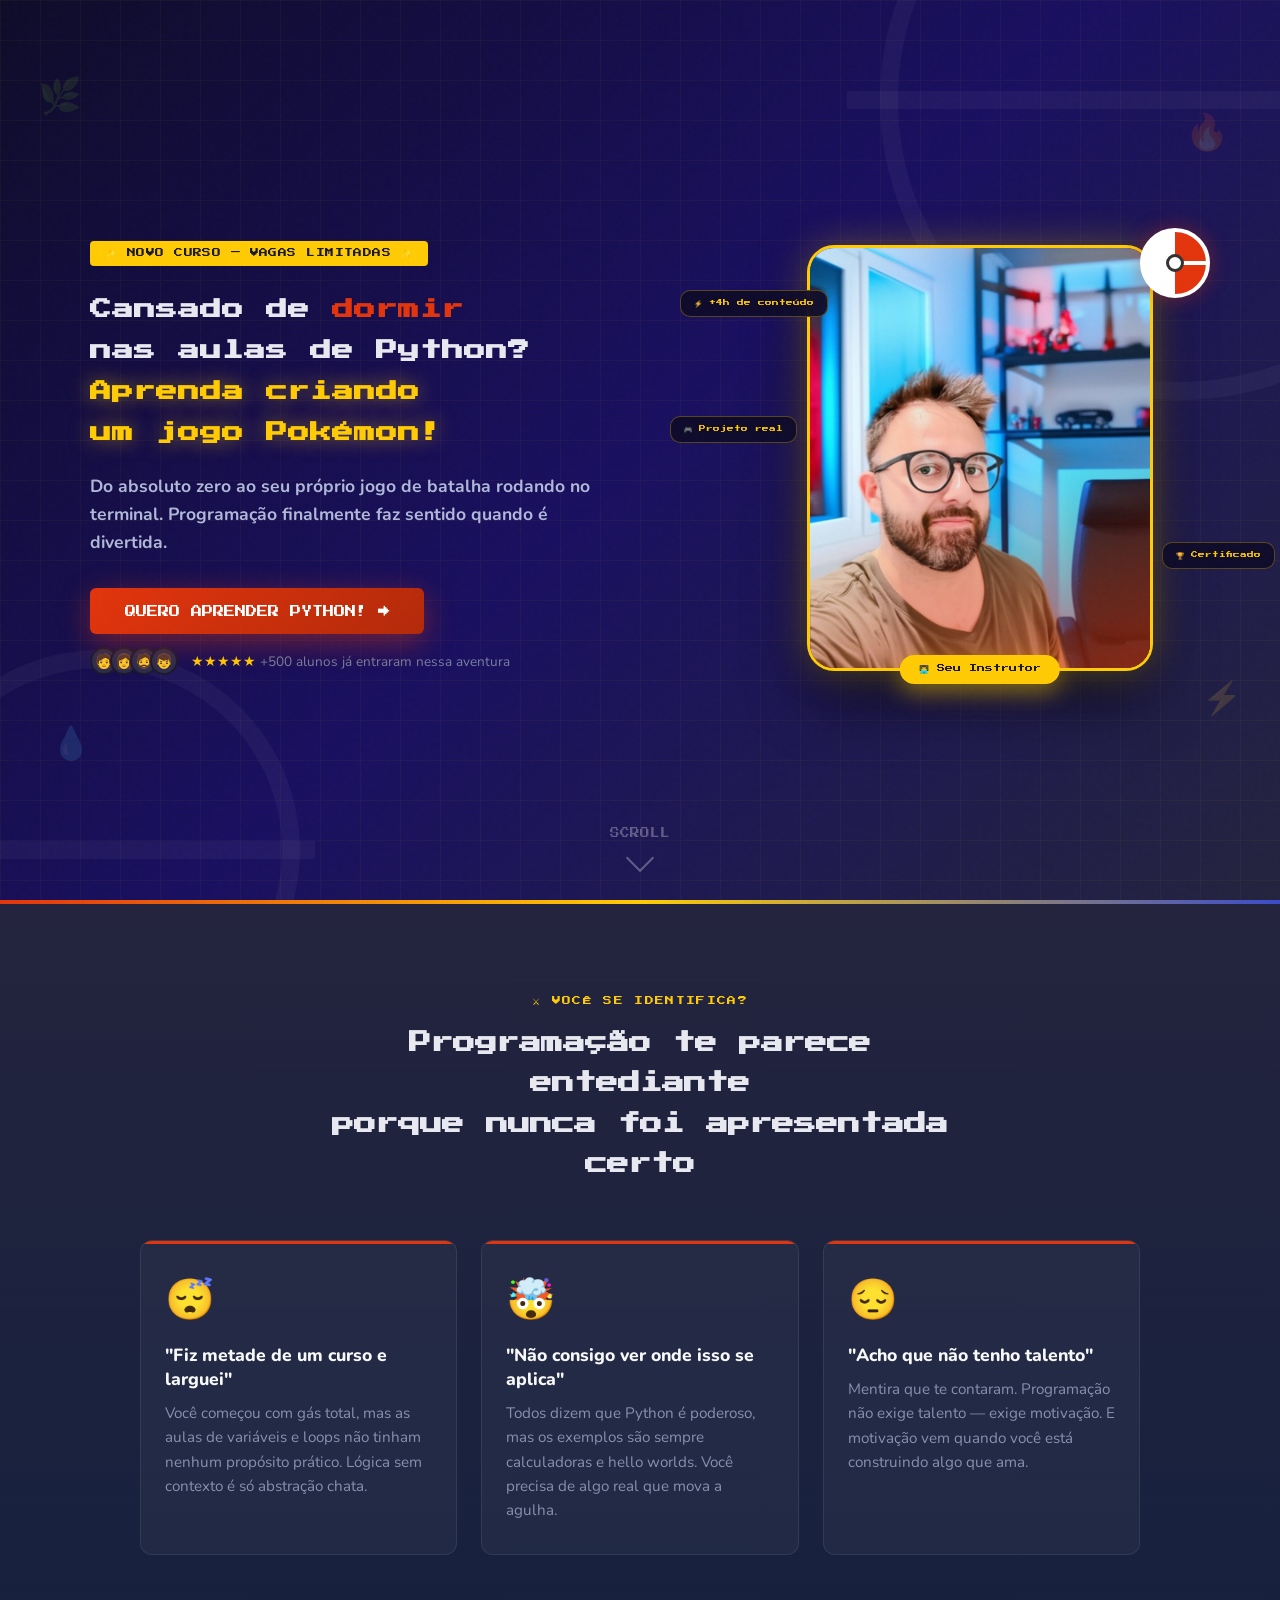
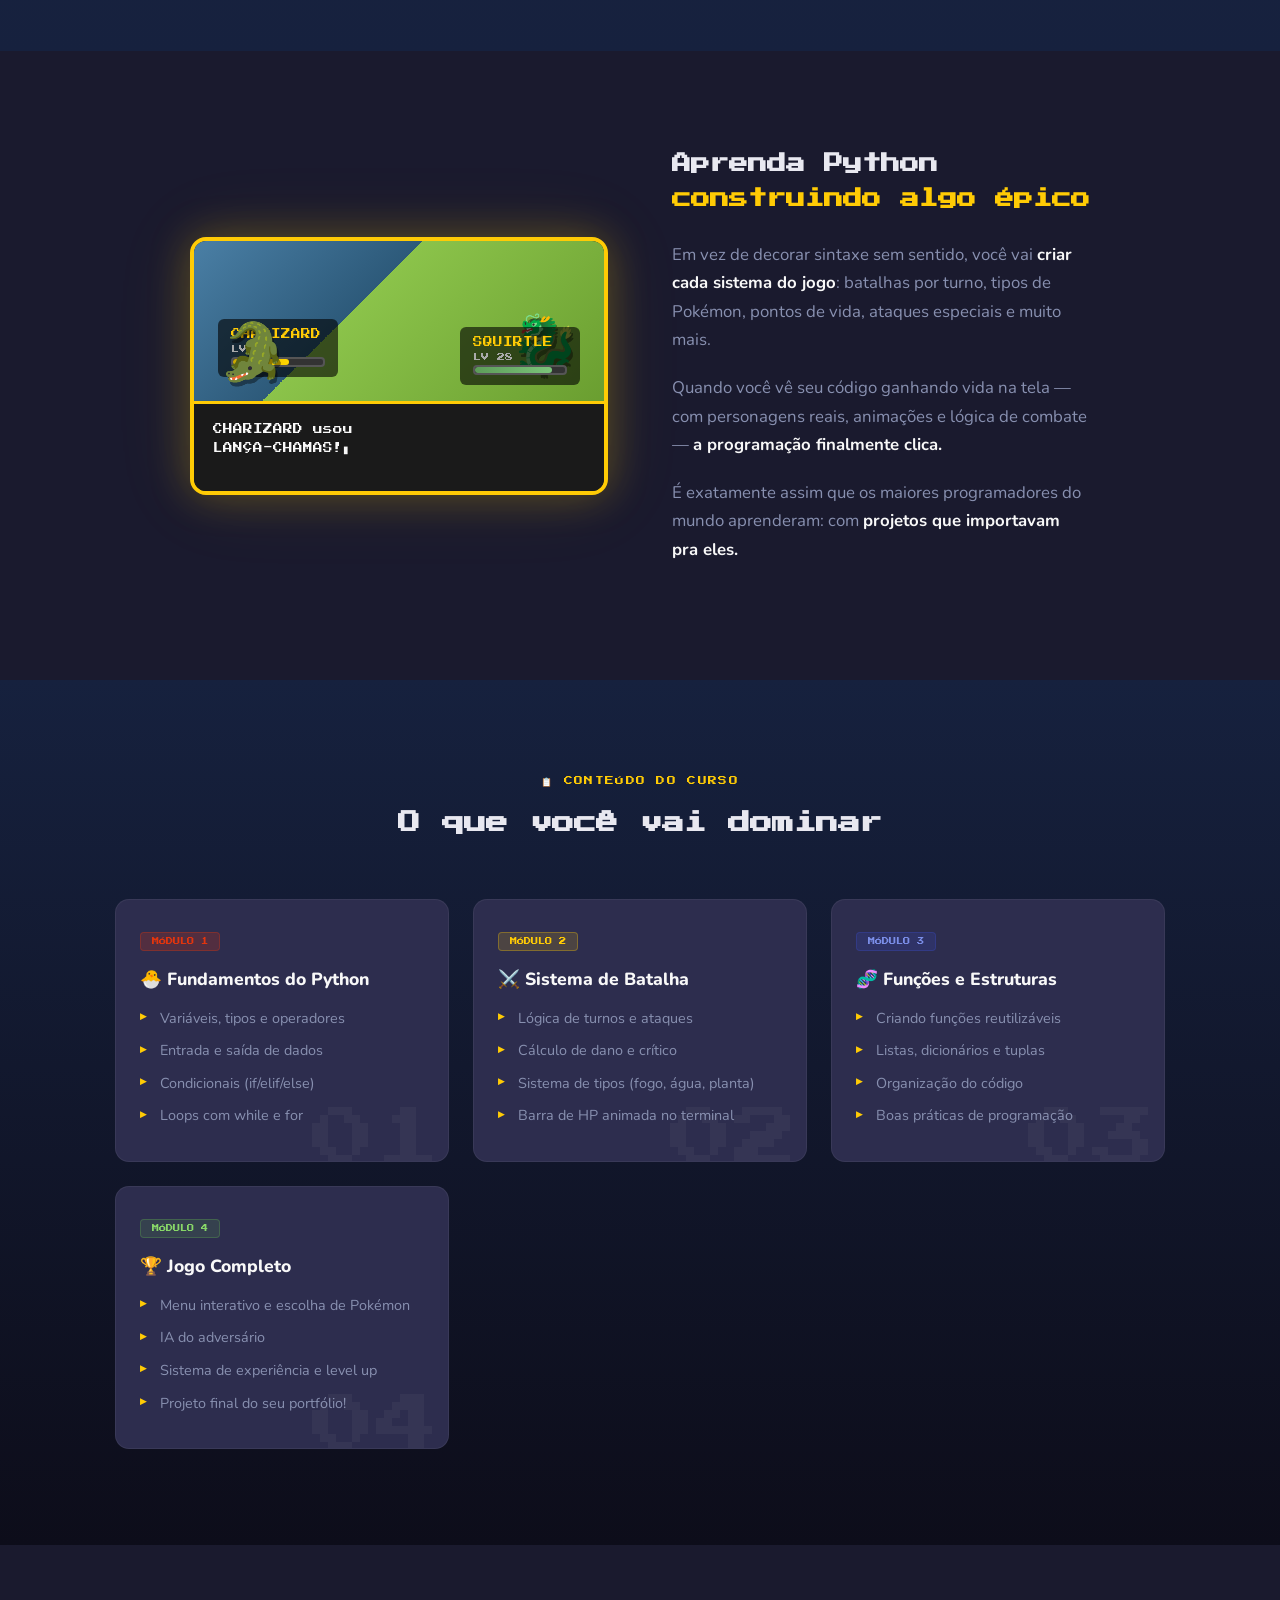
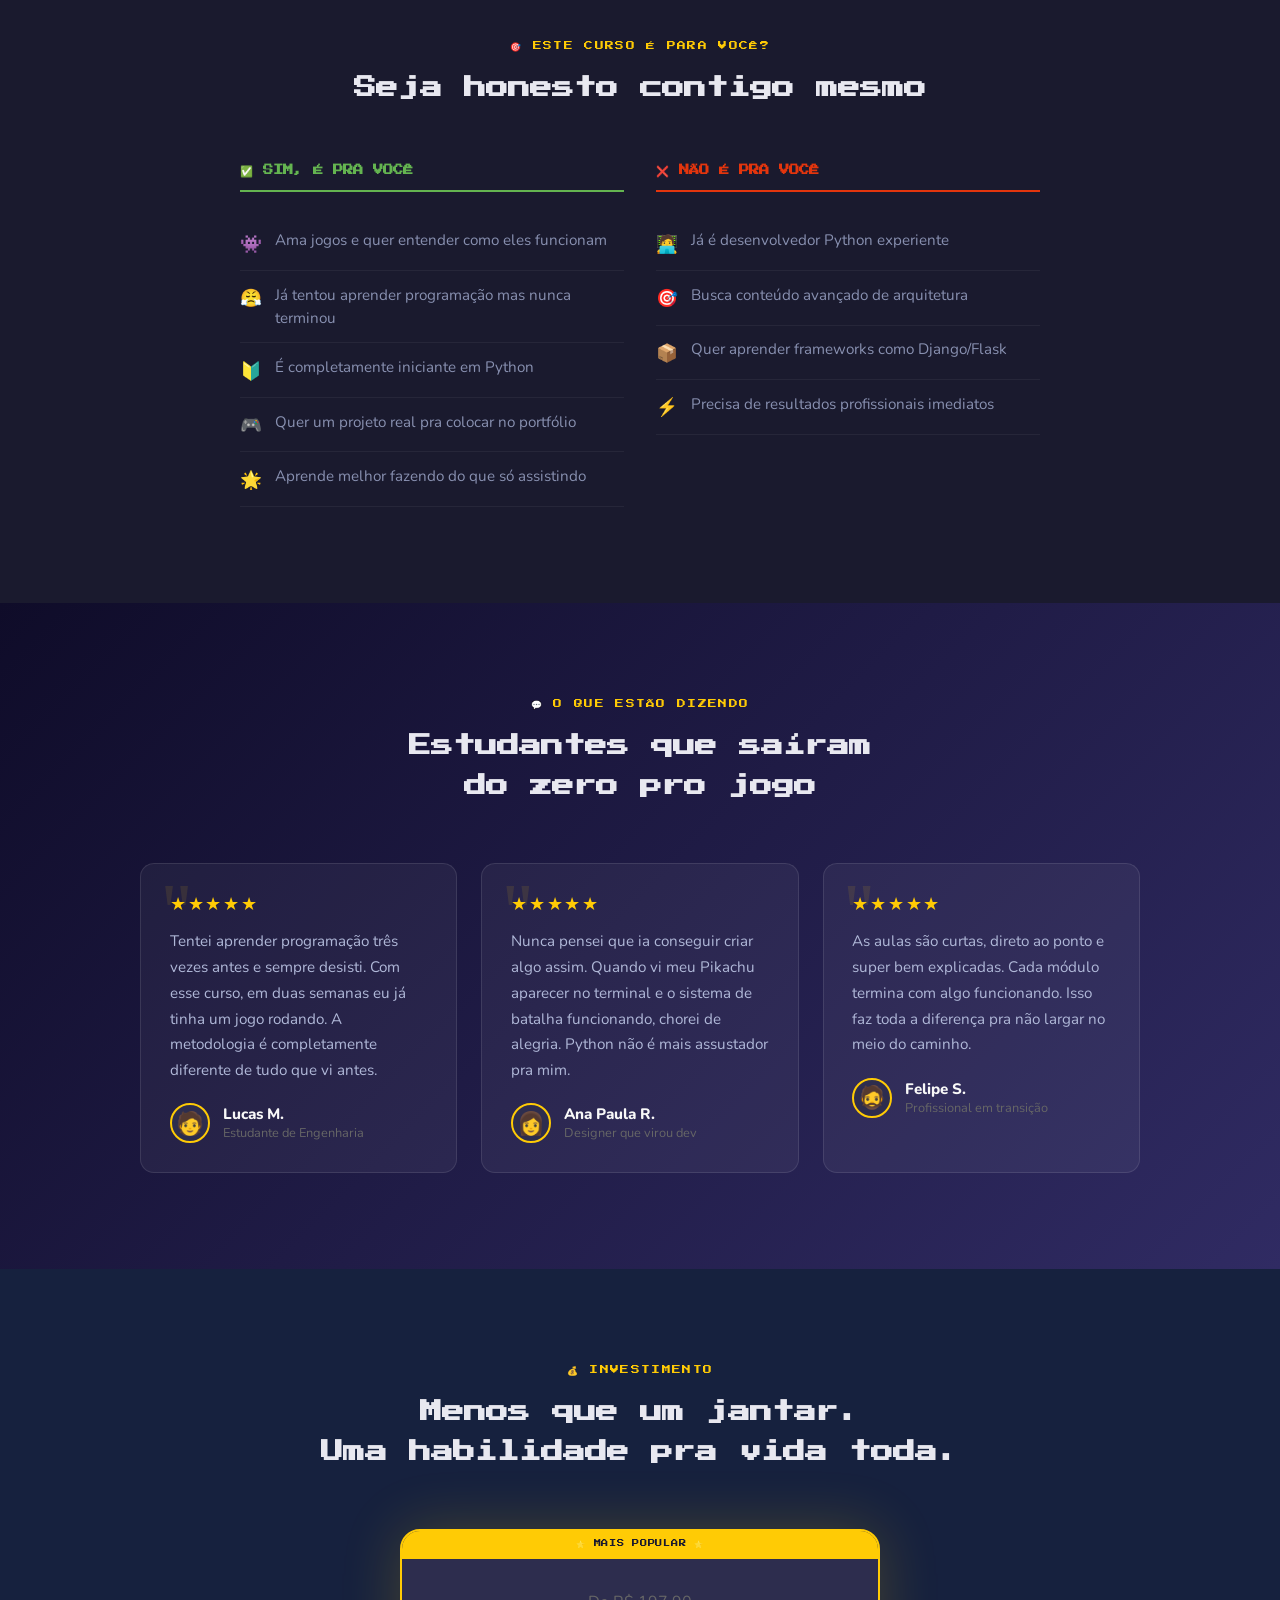
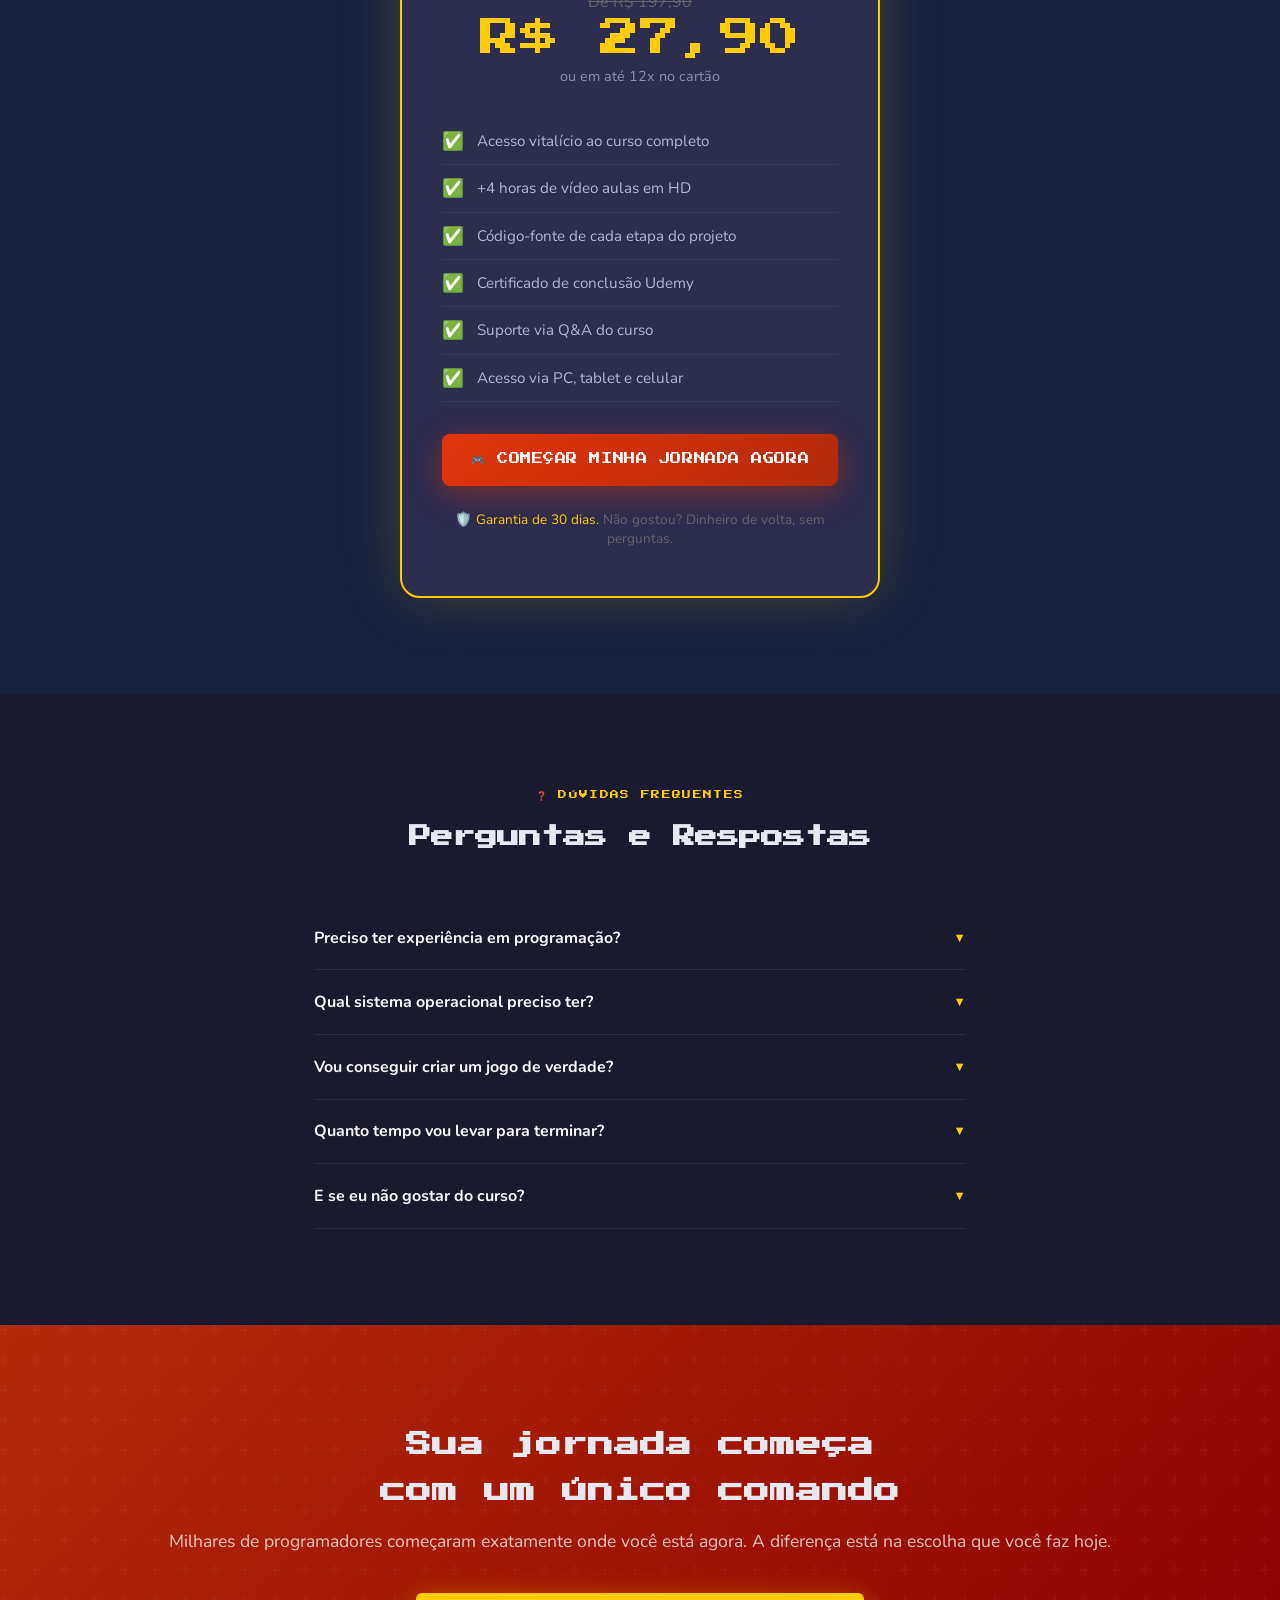
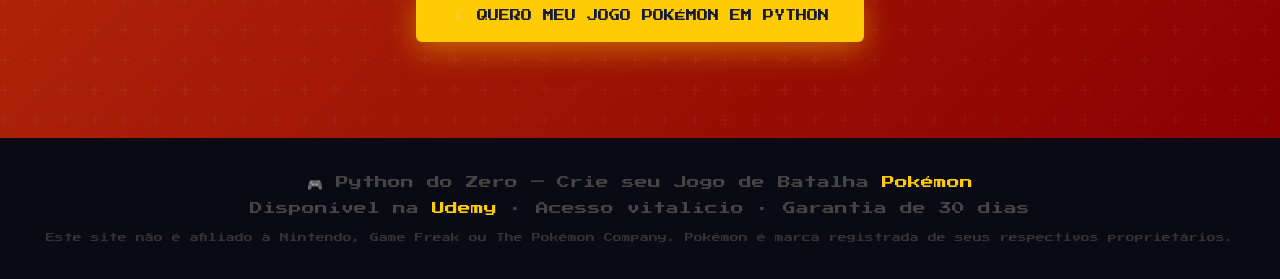
<file: curso-python-pokemon.html>
<!DOCTYPE html>
<html lang="pt-BR">
<head>
<meta charset="UTF-8">
<meta name="viewport" content="width=device-width, initial-scale=1.0">
<title>Python do Zero – Crie seu Jogo de Batalha Pokémon</title>
<link href="https://fonts.googleapis.com/css2?family=Press+Start+2P&family=Nunito:wght@400;600;700;800;900&display=swap" rel="stylesheet">
<style>
  :root {
    --red:     #E3350D;
    --red-dark:#b32a0a;
    --yellow:  #FFCB05;
    --yellow-dark:#c99e00;
    --blue:    #3B4CCA;
    --blue-light:#5c6ee0;
    --white:   #F8F8F8;
    --dark:    #1a1a2e;
    --dark2:   #16213e;
    --gray:    #2d2d4e;
    --text:    #e8e8f0;
    --pixel:   'Press Start 2P', monospace;
    --body:    'Nunito', sans-serif;
  }

  *, *::before, *::after { box-sizing: border-box; margin: 0; padding: 0; }

  html { scroll-behavior: smooth; }

  body {
    font-family: var(--body);
    background: var(--dark);
    color: var(--text);
    overflow-x: hidden;
    cursor: url("data:image/svg+xml,%3Csvg xmlns='http://www.w3.org/2000/svg' width='24' height='24' viewBox='0 0 24 24'%3E%3Ccircle cx='12' cy='12' r='10' fill='%23E3350D' stroke='white' stroke-width='2'/%3E%3Crect x='2' y='11' width='20' height='2' fill='white'/%3E%3Ccircle cx='12' cy='12' r='3' fill='white' stroke='%23333' stroke-width='1.5'/%3E%3C/svg%3E"), auto;
  }

  /* ─── NOISE OVERLAY ─── */
  body::before {
    content: '';
    position: fixed; inset: 0;
    background-image: url("data:image/svg+xml,%3Csvg viewBox='0 0 200 200' xmlns='http://www.w3.org/2000/svg'%3E%3Cfilter id='n'%3E%3CfeTurbulence type='fractalNoise' baseFrequency='0.9' numOctaves='4' stitchTiles='stitch'/%3E%3C/filter%3E%3Crect width='100%25' height='100%25' filter='url(%23n)' opacity='0.03'/%3E%3C/svg%3E");
    pointer-events: none; z-index: 9999; opacity: .4;
  }

  /* ─── HERO ─── (see redesign below) */

  /* pixel grid bg */
  .hero::before {
    content: '';
    position: absolute; inset: 0;
    background-image:
      linear-gradient(rgba(255,203,5,.04) 1px, transparent 1px),
      linear-gradient(90deg, rgba(255,203,5,.04) 1px, transparent 1px);
    background-size: 40px 40px;
    animation: gridMove 20s linear infinite;
  }
  @keyframes gridMove { to { background-position: 40px 40px; } }

  /* pokeball decoration */
  .pokeball-bg {
    position: absolute;
    border-radius: 50%;
    border: 18px solid rgba(255,255,255,.04);
    animation: spin 40s linear infinite;
  }
  .pokeball-bg::after {
    content: '';
    position: absolute; top: 50%; left: -9%;
    width: 118%; height: 18px;
    background: rgba(255,255,255,.04);
    transform: translateY(-50%);
  }
  .pb1 { width: 600px; height: 600px; top: -200px; right: -200px; }
  .pb2 { width: 400px; height: 400px; bottom: -150px; left: -100px; animation-duration: 60s; animation-direction: reverse; }
  @keyframes spin { to { transform: rotate(360deg); } }

  .hero-badge {
    font-family: var(--pixel);
    font-size: .55rem;
    background: var(--yellow);
    color: var(--dark);
    padding: .45rem 1rem;
    border-radius: 4px;
    margin-bottom: 1.8rem;
    letter-spacing: .05em;
    animation: badgePulse 2s ease-in-out infinite;
    position: relative; z-index: 2;
  }
  @keyframes badgePulse {
    0%,100% { box-shadow: 0 0 0 0 rgba(255,203,5,.6); }
    50%      { box-shadow: 0 0 0 14px rgba(255,203,5,0); }
  }

  .hero h1 .red   { color: var(--red); }
  .hero h1 .yellow{ color: var(--yellow); text-shadow: 0 0 20px rgba(255,203,5,.5); }

  .hero-sub {
    font-size: 1.1rem;
    font-weight: 700;
    color: #b0b8d8;
    line-height: 1.6;
    margin-bottom: 2rem;
    position: relative; z-index: 2;
  }

  .hero-cta {
    display: inline-block;
    background: linear-gradient(135deg, var(--red), var(--red-dark));
    color: #fff;
    font-family: var(--pixel);
    font-size: .7rem;
    padding: 1.1rem 2.2rem;
    border-radius: 6px;
    text-decoration: none;
    position: relative; z-index: 2;
    transition: transform .15s, box-shadow .15s;
    box-shadow: 0 8px 30px rgba(227,53,13,.45);
  }
  .hero-cta:hover { transform: translateY(-3px) scale(1.04); box-shadow: 0 14px 40px rgba(227,53,13,.6); }

  .hero-scroll {
    position: absolute; bottom: 2rem; left: 50%; transform: translateX(-50%);
    font-size: .6rem; font-family: var(--pixel); color: rgba(255,255,255,.3);
    display: flex; flex-direction: column; align-items: center; gap: .6rem;
    animation: fadeInUp 1s 1.5s both;
  }
  .hero-scroll-arrow { width: 20px; height: 20px; border-right: 2px solid rgba(255,255,255,.3); border-bottom: 2px solid rgba(255,255,255,.3); transform: rotate(45deg); animation: bounce 1.5s infinite; }
  @keyframes bounce { 0%,100%{transform:rotate(45deg) translateY(0)} 50%{transform:rotate(45deg) translateY(6px)} }

  /* ─── PAIN SECTION ─── */
  .pain {
    background: linear-gradient(180deg, #24243e 0%, var(--dark2) 100%);
    padding: 6rem 1.5rem;
    position: relative;
  }
  .pain::before {
    content: '';
    position: absolute; top: 0; left: 0; right: 0;
    height: 4px;
    background: linear-gradient(90deg, var(--red), var(--yellow), var(--blue));
  }

  .section-label {
    font-family: var(--pixel);
    font-size: .55rem;
    color: var(--yellow);
    letter-spacing: .15em;
    text-transform: uppercase;
    margin-bottom: 1rem;
    text-align: center;
  }

  .section-title {
    font-family: var(--pixel);
    font-size: clamp(.9rem, 2.5vw, 1.4rem);
    text-align: center;
    line-height: 1.8;
    margin-bottom: 3.5rem;
    max-width: 700px;
    margin-left: auto; margin-right: auto;
  }

  .pain-cards {
    display: grid;
    grid-template-columns: repeat(auto-fit, minmax(260px, 1fr));
    gap: 1.5rem;
    max-width: 1000px;
    margin: 0 auto;
  }

  .pain-card {
    background: rgba(255,255,255,.04);
    border: 1px solid rgba(255,255,255,.08);
    border-radius: 12px;
    padding: 2rem 1.5rem;
    position: relative;
    overflow: hidden;
    transition: transform .2s, border-color .2s;
  }
  .pain-card::before {
    content: '';
    position: absolute; top: 0; left: 0; right: 0; height: 3px;
    background: var(--red);
  }
  .pain-card:hover { transform: translateY(-4px); border-color: rgba(227,53,13,.4); }

  .pain-icon { font-size: 2.5rem; margin-bottom: 1rem; display: block; }
  .pain-card h3 { font-size: 1.1rem; font-weight: 800; margin-bottom: .6rem; color: var(--white); }
  .pain-card p { font-size: .95rem; color: #8890b0; line-height: 1.6; }

  /* ─── TRANSFORMATION ─── */
  .transform {
    padding: 6rem 1.5rem;
    background: var(--dark);
    position: relative;
    overflow: hidden;
  }

  .transform-inner {
    max-width: 900px;
    margin: 0 auto;
    display: grid;
    grid-template-columns: 1fr 1fr;
    gap: 4rem;
    align-items: center;
  }
  @media (max-width: 700px) { .transform-inner { grid-template-columns: 1fr; gap: 2.5rem; } }

  .battle-screen {
    background: #1a1a1a;
    border: 4px solid var(--yellow);
    border-radius: 16px;
    overflow: hidden;
    box-shadow: 0 0 40px rgba(255,203,5,.25), 0 0 80px rgba(255,203,5,.1);
    font-family: var(--pixel);
    font-size: .6rem;
    position: relative;
  }
  .battle-screen-top {
    background: linear-gradient(135deg, #4a7fa5 0%, #2d5a7a 40%, #8bc34a 40%, #6a9e30 100%);
    padding: 1.5rem;
    min-height: 160px;
    position: relative;
    display: flex; justify-content: space-between; align-items: flex-end;
  }
  .pokemon-sprite {
    font-size: 3.5rem;
    filter: drop-shadow(2px 4px 0 rgba(0,0,0,.4));
    animation: pokemonFloat 3s ease-in-out infinite;
  }
  .pokemon-sprite.enemy { animation-delay: -1.5s; }
  @keyframes pokemonFloat { 0%,100%{transform:translateY(0)} 50%{transform:translateY(-8px)} }

  .hp-bar-wrap { background: #333; border: 2px solid #555; border-radius: 4px; overflow: hidden; height: 10px; margin-top: 4px; }
  .hp-bar { height: 100%; border-radius: 3px; transition: width 1s ease; }
  .hp-green { background: linear-gradient(90deg,#5d9c59,#7bc47a); }
  .hp-yellow { background: linear-gradient(90deg,#c9a800,#ffd700); }

  .pokemon-info { background: rgba(0,0,0,.6); padding: .6rem .8rem; border-radius: 6px; min-width: 120px; }
  .pokemon-info .name { color: var(--yellow); margin-bottom: 6px; }
  .pokemon-info .lv { color: #aaa; font-size: .5rem; }

  .battle-screen-bottom {
    background: #1a1a1a;
    padding: 1rem 1.2rem;
    border-top: 3px solid var(--yellow);
    min-height: 90px;
  }
  .battle-text { color: var(--white); line-height: 2; }
  .battle-text .cursor { display: inline-block; animation: blink .8s step-end infinite; }
  @keyframes blink { 0%,100%{opacity:1} 50%{opacity:0} }

  .transform-text h2 {
    font-family: var(--pixel);
    font-size: clamp(.9rem, 2vw, 1.2rem);
    line-height: 1.8;
    margin-bottom: 1.5rem;
  }
  .transform-text h2 .yellow { color: var(--yellow); }
  .transform-text p { font-size: 1.05rem; line-height: 1.7; color: #8890b0; margin-bottom: 1.2rem; }
  .transform-text strong { color: var(--white); }

  /* ─── WHAT YOU'LL LEARN ─── */
  .learn {
    background: linear-gradient(180deg, var(--dark2) 0%, #0d0d1a 100%);
    padding: 6rem 1.5rem;
    position: relative;
  }

  .modules-grid {
    display: grid;
    grid-template-columns: repeat(auto-fit, minmax(280px, 1fr));
    gap: 1.5rem;
    max-width: 1050px;
    margin: 0 auto;
  }

  .module-card {
    background: var(--gray);
    border: 1px solid rgba(255,255,255,.06);
    border-radius: 14px;
    padding: 1.8rem 1.5rem;
    position: relative;
    overflow: hidden;
    transition: transform .2s, box-shadow .2s;
  }
  .module-card:hover { transform: translateY(-5px); box-shadow: 0 20px 40px rgba(0,0,0,.3); }
  .module-card::after {
    content: attr(data-num);
    position: absolute; bottom: -10px; right: 8px;
    font-family: var(--pixel); font-size: 4rem;
    color: rgba(255,255,255,.04); line-height: 1;
    pointer-events: none;
  }

  .module-tag {
    font-family: var(--pixel); font-size: .45rem;
    padding: .3rem .7rem; border-radius: 4px;
    display: inline-block; margin-bottom: 1rem;
  }
  .tag-red   { background: rgba(227,53,13,.2); color: var(--red); border: 1px solid rgba(227,53,13,.3); }
  .tag-yellow{ background: rgba(255,203,5,.15); color: var(--yellow); border: 1px solid rgba(255,203,5,.3); }
  .tag-blue  { background: rgba(59,76,202,.2); color: #7b8ee8; border: 1px solid rgba(59,76,202,.3); }
  .tag-green { background: rgba(100,180,80,.15); color: #88d868; border: 1px solid rgba(100,180,80,.3); }

  .module-card h3 { font-size: 1.1rem; font-weight: 800; margin-bottom: .7rem; color: var(--white); }
  .module-card ul { list-style: none; }
  .module-card ul li {
    font-size: .9rem; color: #8890b0; line-height: 1.6; padding: .3rem 0;
    padding-left: 1.4em;
    position: relative;
  }
  .module-card ul li::before {
    content: '▶';
    position: absolute; left: 0;
    font-size: .55rem; color: var(--yellow); top: .45rem;
  }

  /* ─── FOR WHO ─── */
  .forwhom {
    padding: 6rem 1.5rem;
    background: var(--dark);
  }

  .forwhom-grid {
    display: grid; grid-template-columns: 1fr 1fr; gap: 2rem;
    max-width: 800px; margin: 0 auto;
  }
  @media (max-width: 600px) { .forwhom-grid { grid-template-columns: 1fr; } }

  .forwhom-col h3 {
    font-family: var(--pixel); font-size: .65rem;
    margin-bottom: 1.5rem;
    padding-bottom: .8rem;
    border-bottom: 2px solid;
  }
  .forwhom-col.yes h3 { color: #64b450; border-color: #64b450; }
  .forwhom-col.no  h3 { color: var(--red);   border-color: var(--red); }

  .forwhom-item {
    display: flex; gap: .8rem; align-items: flex-start;
    padding: .8rem 0; border-bottom: 1px solid rgba(255,255,255,.05);
    font-size: .95rem; line-height: 1.5; color: #8890b0;
  }
  .forwhom-item .icon { font-size: 1.1rem; flex-shrink: 0; margin-top: .1rem; }

  /* ─── TESTIMONIALS ─── */
  .testimonials {
    background: linear-gradient(135deg, #0f0c29, #302b63);
    padding: 6rem 1.5rem;
    position: relative; overflow: hidden;
  }

  .stars { color: var(--yellow); font-size: 1.1rem; margin-bottom: .8rem; letter-spacing: .1em; }

  .testi-grid {
    display: grid; grid-template-columns: repeat(auto-fit, minmax(280px, 1fr));
    gap: 1.5rem; max-width: 1000px; margin: 0 auto;
  }

  .testi-card {
    background: rgba(255,255,255,.05);
    border: 1px solid rgba(255,255,255,.1);
    border-radius: 14px; padding: 1.8rem;
    position: relative;
    transition: transform .2s;
  }
  .testi-card:hover { transform: translateY(-4px); }
  .testi-card::before {
    content: '"';
    position: absolute; top: .5rem; left: 1.2rem;
    font-size: 5rem; color: rgba(255,203,5,.1);
    font-family: Georgia, serif; line-height: 1; pointer-events: none;
  }

  .testi-text { font-size: .95rem; line-height: 1.7; color: #b0b8d8; margin-bottom: 1.2rem; }
  .testi-author { display: flex; align-items: center; gap: .8rem; }
  .testi-avatar { width: 40px; height: 40px; border-radius: 50%; background: var(--gray); display: flex; align-items: center; justify-content: center; font-size: 1.4rem; border: 2px solid var(--yellow); }
  .testi-name { font-weight: 800; font-size: .95rem; color: var(--white); }
  .testi-role { font-size: .8rem; color: #666; }

  /* ─── PRICING ─── */
  .pricing {
    padding: 6rem 1.5rem;
    background: var(--dark2);
    text-align: center;
  }

  .price-card {
    background: var(--gray);
    border: 2px solid var(--yellow);
    border-radius: 20px;
    padding: 3rem 2.5rem;
    max-width: 480px;
    margin: 0 auto;
    position: relative;
    overflow: hidden;
    box-shadow: 0 0 60px rgba(255,203,5,.2);
  }
  .price-card::before {
    content: '⭐ MAIS POPULAR ⭐';
    font-family: var(--pixel); font-size: .45rem;
    background: var(--yellow); color: var(--dark);
    display: block; padding: .6rem; margin: -3rem -2.5rem 2rem;
    letter-spacing: .1em;
  }

  .price-original { font-size: 1rem; color: #666; text-decoration: line-through; margin-bottom: .3rem; }
  .price-tag { font-family: var(--pixel); font-size: 2.5rem; color: var(--yellow); margin-bottom: .5rem; }
  .price-installment { font-size: .9rem; color: #8890b0; margin-bottom: 2rem; }

  .price-features { list-style: none; text-align: left; margin-bottom: 2rem; }
  .price-features li {
    padding: .7rem 0; border-bottom: 1px solid rgba(255,255,255,.05);
    font-size: .95rem; color: #b0b8d8;
    display: flex; gap: .8rem; align-items: center;
  }
  .price-features li .check { color: #64b450; font-size: 1.1rem; }

  .btn-primary {
    display: block; width: 100%;
    background: linear-gradient(135deg, var(--red), var(--red-dark));
    color: #fff; font-family: var(--pixel); font-size: .7rem;
    padding: 1.2rem; border-radius: 8px; text-decoration: none;
    border: none; cursor: pointer;
    transition: transform .15s, box-shadow .15s;
    box-shadow: 0 8px 30px rgba(227,53,13,.4);
    letter-spacing: .05em;
  }
  .btn-primary:hover { transform: translateY(-2px); box-shadow: 0 14px 40px rgba(227,53,13,.6); }

  .price-guarantee { margin-top: 1.5rem; font-size: .85rem; color: #666; }
  .price-guarantee span { color: var(--yellow); }

  /* ─── FAQ ─── */
  .faq {
    padding: 6rem 1.5rem;
    background: var(--dark);
    max-width: 700px; margin: 0 auto;
  }
  .faq .section-title { margin-bottom: 3rem; }

  .faq-item {
    border-bottom: 1px solid rgba(255,255,255,.08);
    overflow: hidden;
  }

  .faq-question {
    width: 100%; background: none; border: none; color: var(--white);
    font-family: var(--body); font-size: 1rem; font-weight: 700;
    padding: 1.3rem 0; text-align: left; cursor: pointer;
    display: flex; justify-content: space-between; align-items: center; gap: 1rem;
  }
  .faq-question:hover { color: var(--yellow); }
  .faq-arrow { font-size: .8rem; transition: transform .3s; flex-shrink: 0; color: var(--yellow); }
  .faq-item.open .faq-arrow { transform: rotate(180deg); }

  .faq-answer {
    max-height: 0; overflow: hidden; transition: max-height .4s ease, padding .3s;
    font-size: .95rem; color: #8890b0; line-height: 1.7;
  }
  .faq-item.open .faq-answer { max-height: 300px; padding-bottom: 1.3rem; }

  /* ─── FINAL CTA ─── */
  .final-cta {
    background: linear-gradient(135deg, var(--red-dark), #8b0000);
    padding: 6rem 1.5rem;
    text-align: center;
    position: relative; overflow: hidden;
  }
  .final-cta::before {
    content: '';
    position: absolute; inset: 0;
    background: url("data:image/svg+xml,%3Csvg width='60' height='60' viewBox='0 0 60 60' xmlns='http://www.w3.org/2000/svg'%3E%3Cg fill='none' fill-rule='evenodd'%3E%3Cg fill='%23ffffff' fill-opacity='0.03'%3E%3Cpath d='M36 34v-4h-2v4h-4v2h4v4h2v-4h4v-2h-4zm0-30V0h-2v4h-4v2h4v4h2V6h4V4h-4zM6 34v-4H4v4H0v2h4v4h2v-4h4v-2H6zM6 4V0H4v4H0v2h4v4h2V6h4V4H6z'/%3E%3C/g%3E%3C/g%3E%3C/svg%3E");
  }
  .final-cta h2 {
    font-family: var(--pixel); font-size: clamp(1rem, 3vw, 1.6rem);
    line-height: 1.8; margin-bottom: 1rem; position: relative;
  }
  .final-cta p { font-size: 1.1rem; color: rgba(255,255,255,.75); margin-bottom: 2.5rem; position: relative; }
  .final-cta .hero-cta {
    background: var(--yellow); color: var(--dark);
    box-shadow: 0 8px 30px rgba(255,203,5,.45);
    position: relative;
  }
  .final-cta .hero-cta:hover { box-shadow: 0 14px 40px rgba(255,203,5,.65); }

  /* ─── FOOTER ─── */
  footer {
    background: #0a0a14;
    padding: 2rem 1.5rem;
    text-align: center;
    font-size: .8rem; color: #444;
    font-family: var(--pixel);
    line-height: 2;
  }
  footer span { color: var(--yellow); }

  /* ─── ANIMATIONS ─── */
  .reveal {
    opacity: 0; transform: translateY(30px);
    transition: opacity .7s ease, transform .7s ease;
  }
  .reveal.visible { opacity: 1; transform: none; }

  /* ─── FLOATING POKEMON ─── */
  .float-mon {
    position: absolute; font-size: 3rem;
    animation: floatAround 8s ease-in-out infinite;
    opacity: .15; pointer-events: none; user-select: none;
  }
  @keyframes floatAround {
    0%,100% { transform: translateY(0) rotate(-5deg); }
    33%      { transform: translateY(-20px) rotate(5deg); }
    66%      { transform: translateY(-10px) rotate(-3deg); }
  }

  /* ─── RESPONSIVE ─── */
  @media (max-width: 480px) {
    .hero h1 { font-size: .8rem; }
    .hero-cta { font-size: .6rem; padding: .9rem 1.5rem; }
    .section-title { font-size: .75rem; }
    .price-tag { font-size: 1.8rem; }
  }

  /* ─── HERO REDESIGN WITH INSTRUCTOR ─── */
  .hero {
    min-height: 100vh;
    background: linear-gradient(135deg, #0f0c29 0%, #1a1060 50%, #24243e 100%);
    position: relative;
    display: flex; flex-direction: column;
    align-items: center; justify-content: center;
    padding: 5rem 2rem 4rem;
    overflow: hidden;
  }

  .hero-layout {
    display: grid;
    grid-template-columns: 1fr 420px;
    gap: 4rem;
    align-items: center;
    max-width: 1100px;
    width: 100%;
    position: relative; z-index: 2;
  }
  @media (max-width: 860px) {
    .hero-layout { grid-template-columns: 1fr; gap: 2.5rem; }
    .hero-photo-col { order: -1; display: flex; justify-content: center; }
  }

  /* Photo column */
  .hero-photo-wrap {
    position: relative;
    display: flex; justify-content: center;
  }

  .hero-photo-frame {
    position: relative;
    width: 340px; height: 420px;
    border-radius: 24px;
    overflow: hidden;
    box-shadow:
      0 0 0 3px var(--yellow),
      0 0 40px rgba(255,203,5,.35),
      0 30px 60px rgba(0,0,0,.6);
  }
  @media (max-width: 480px) {
    .hero-photo-frame { width: 260px; height: 320px; }
  }

  .hero-photo-frame img {
    width: 100%; height: 100%;
    object-fit: cover; object-position: center top;
    display: block;
  }

  /* Red diagonal overlay on photo */
  .hero-photo-frame::after {
    content: '';
    position: absolute; inset: 0;
    background: linear-gradient(
      160deg,
      transparent 55%,
      rgba(227,53,13,.55) 100%
    );
    pointer-events: none;
  }

  /* Floating badge on photo */
  .photo-badge {
    position: absolute;
    bottom: -16px; left: 50%; transform: translateX(-50%);
    background: var(--yellow);
    color: var(--dark);
    font-family: var(--pixel);
    font-size: .5rem;
    padding: .6rem 1.2rem;
    border-radius: 30px;
    white-space: nowrap;
    box-shadow: 0 8px 24px rgba(255,203,5,.45);
    z-index: 3;
  }

  /* Decorative corner pokeball on photo */
  .photo-pokeball {
    position: absolute;
    top: -20px; right: -20px;
    width: 70px; height: 70px;
    border-radius: 50%;
    background: conic-gradient(var(--red) 0deg 180deg, white 180deg 360deg);
    border: 4px solid white;
    box-shadow: 0 0 20px rgba(227,53,13,.4);
    animation: spin 8s linear infinite;
    z-index: 4;
  }
  .photo-pokeball::before {
    content: '';
    position: absolute; top: 50%; left: 0; right: 0;
    height: 4px; background: white;
    transform: translateY(-50%);
  }
  .photo-pokeball::after {
    content: '';
    position: absolute; top: 50%; left: 50%;
    transform: translate(-50%, -50%);
    width: 18px; height: 18px;
    border-radius: 50%;
    background: white;
    border: 3px solid #333;
    z-index: 5;
  }

  /* Stat chips floating around photo */
  .stat-chip {
    position: absolute;
    background: rgba(15,12,40,.9);
    border: 1px solid rgba(255,203,5,.3);
    border-radius: 10px;
    padding: .5rem .8rem;
    font-family: var(--pixel);
    font-size: .42rem;
    color: var(--yellow);
    white-space: nowrap;
    backdrop-filter: blur(8px);
    z-index: 5;
    animation: chipFloat 4s ease-in-out infinite;
  }
  .stat-chip:nth-child(1) { top: 10%; left: -90px; animation-delay: 0s; }
  .stat-chip:nth-child(2) { top: 40%; left: -100px; animation-delay: -1.5s; }
  .stat-chip:nth-child(3) { top: 70%; right: -85px; animation-delay: -3s; }
  @keyframes chipFloat {
    0%,100% { transform: translateY(0); }
    50%      { transform: translateY(-6px); }
  }
  @media (max-width: 860px) {
    .stat-chip { display: none; }
  }

  /* Text column */
  .hero-text-col { }
  .hero-text-col .hero-badge { margin-bottom: 1.4rem; display: inline-block; }

  .hero-text-col h1 {
    font-family: var(--pixel);
    font-size: clamp(.85rem, 2.2vw, 1.35rem);
    line-height: 1.9;
    margin-bottom: 1.2rem;
    text-align: left;
  }
  .hero-text-col .hero-sub {
    text-align: left;
    margin-bottom: 2rem;
    max-width: 500px;
  }

  .hero-cta-group {
    display: flex; flex-direction: column; gap: .8rem;
    align-items: flex-start;
  }
  .hero-cta-group .hero-cta { display: inline-block; }

  .hero-social-proof {
    display: flex; align-items: center; gap: .8rem;
    font-size: .85rem; color: #7880a0;
  }
  .hero-social-proof .avatars {
    display: flex;
  }
  .hero-social-proof .avatars span {
    width: 28px; height: 28px; border-radius: 50%;
    background: var(--gray); border: 2px solid var(--dark);
    display: flex; align-items: center; justify-content: center;
    font-size: .9rem; margin-left: -8px;
  }
  .hero-social-proof .avatars span:first-child { margin-left: 0; }
  .rating-stars { color: var(--yellow); font-size: .9rem; }

</style>
</head>
<body>

<!-- ══════════════════ HERO ══════════════════ -->
<section class="hero">
  <div class="pokeball-bg pb1"></div>
  <div class="pokeball-bg pb2"></div>

  <div class="float-mon" style="top:8%;left:3%;animation-delay:0s;font-size:2.2rem">🌿</div>
  <div class="float-mon" style="top:12%;right:4%;animation-delay:-3s;font-size:2.2rem">🔥</div>
  <div class="float-mon" style="bottom:15%;left:4%;animation-delay:-5s;font-size:2rem">💧</div>
  <div class="float-mon" style="bottom:20%;right:3%;animation-delay:-2s;font-size:2rem">⚡</div>

  <div class="hero-layout">

    <!-- TEXT COL -->
    <div class="hero-text-col">
      <div class="hero-badge">✨ NOVO CURSO — VAGAS LIMITADAS ✨</div>

      <h1>
        Cansado de <span class="red">dormir</span><br>
        nas aulas de Python?<br>
        <span class="yellow">Aprenda criando<br>um jogo Pokémon!</span>
      </h1>

      <p class="hero-sub">
        Do absoluto zero ao seu próprio jogo de batalha rodando no terminal.
        Programação finalmente faz sentido quando é <strong>divertida</strong>.
      </p>

      <div class="hero-cta-group">
        <a href="https://www.udemy.com/course/python-do-zero-crie-seu-jogo-de-batalha-pokemon/?referralCode=32B6CD6AECFBB1A56168" target="_blank" class="hero-cta">
          QUERO APRENDER PYTHON! →
        </a>
        <div class="hero-social-proof">
          <div class="avatars">
            <span>🧑</span><span>👩</span><span>🧔</span><span>👦</span>
          </div>
          <div>
            <span class="rating-stars">★★★★★</span>
            <span> +500 alunos já entraram nessa aventura</span>
          </div>
        </div>
      </div>
    </div>

    <!-- PHOTO COL -->
    <div class="hero-photo-col">
      <div class="hero-photo-wrap">
        <div class="stat-chip">⚡ +4h de conteúdo</div>
        <div class="stat-chip">🎮 Projeto real</div>
        <div class="stat-chip">🏆 Certificado</div>

        <div class="hero-photo-frame">
          <img src="[data-uri]" alt="Instrutor do curso">
        </div>

        <div class="photo-pokeball"></div>
        <div class="photo-badge">👨‍💻 Seu Instrutor</div>
      </div>
    </div>

  </div>

  <div class="hero-scroll">
    SCROLL
    <div class="hero-scroll-arrow"></div>
  </div>
</section>

<!-- ══════════════════ PAIN ══════════════════ -->
<section class="pain">
  <p class="section-label reveal">⚔ VOCÊ SE IDENTIFICA?</p>
  <h2 class="section-title reveal">Programação te parece entediante<br>porque nunca foi apresentada certo</h2>

  <div class="pain-cards">
    <div class="pain-card reveal">
      <span class="pain-icon">😴</span>
      <h3>"Fiz metade de um curso e larguei"</h3>
      <p>Você começou com gás total, mas as aulas de variáveis e loops não tinham nenhum propósito prático. Lógica sem contexto é só abstração chata.</p>
    </div>
    <div class="pain-card reveal">
      <span class="pain-icon">🤯</span>
      <h3>"Não consigo ver onde isso se aplica"</h3>
      <p>Todos dizem que Python é poderoso, mas os exemplos são sempre calculadoras e hello worlds. Você precisa de algo real que mova a agulha.</p>
    </div>
    <div class="pain-card reveal">
      <span class="pain-icon">😔</span>
      <h3>"Acho que não tenho talento"</h3>
      <p>Mentira que te contaram. Programação não exige talento — exige motivação. E motivação vem quando você está construindo algo que ama.</p>
    </div>
  </div>
</section>

<!-- ══════════════════ TRANSFORMATION ══════════════════ -->
<section class="transform">
  <div class="transform-inner">

    <div class="battle-screen reveal">
      <div class="battle-screen-top">
        <div>
          <div class="pokemon-info">
            <div class="name">CHARIZARD</div>
            <div class="lv">LV 36</div>
            <div class="hp-bar-wrap"><div class="hp-bar hp-yellow" id="hp1" style="width:62%"></div></div>
          </div>
        </div>
        <div class="pokemon-sprite enemy">🐉</div>
        <div class="pokemon-sprite" style="position:absolute;bottom:1rem;left:1.5rem">🐊</div>
        <div style="position:absolute;bottom:1rem;right:1.5rem">
          <div class="pokemon-info">
            <div class="name">SQUIRTLE</div>
            <div class="lv">LV 28</div>
            <div class="hp-bar-wrap"><div class="hp-bar hp-green" id="hp2" style="width:85%"></div></div>
          </div>
        </div>
      </div>
      <div class="battle-screen-bottom">
        <div class="battle-text" id="battleText">
          CHARIZARD usou<br>LANÇA-CHAMAS!<span class="cursor">▮</span>
        </div>
      </div>
    </div>

    <div class="transform-text reveal">
      <h2>Aprenda Python<br><span class="yellow">construindo algo épico</span></h2>
      <p>Em vez de decorar sintaxe sem sentido, você vai <strong>criar cada sistema do jogo</strong>: batalhas por turno, tipos de Pokémon, pontos de vida, ataques especiais e muito mais.</p>
      <p>Quando você vê seu código ganhando vida na tela — com personagens reais, animações e lógica de combate — <strong>a programação finalmente clica.</strong></p>
      <p>É exatamente assim que os maiores programadores do mundo aprenderam: com <strong>projetos que importavam pra eles.</strong></p>
    </div>

  </div>
</section>

<!-- ══════════════════ LEARN ══════════════════ -->
<section class="learn">
  <p class="section-label reveal">📋 CONTEÚDO DO CURSO</p>
  <h2 class="section-title reveal">O que você vai dominar</h2>

  <div class="modules-grid">
    <div class="module-card reveal" data-num="01">
      <span class="module-tag tag-red">MÓDULO 1</span>
      <h3>🐣 Fundamentos do Python</h3>
      <ul>
        <li>Variáveis, tipos e operadores</li>
        <li>Entrada e saída de dados</li>
        <li>Condicionais (if/elif/else)</li>
        <li>Loops com while e for</li>
      </ul>
    </div>
    <div class="module-card reveal" data-num="02">
      <span class="module-tag tag-yellow">MÓDULO 2</span>
      <h3>⚔️ Sistema de Batalha</h3>
      <ul>
        <li>Lógica de turnos e ataques</li>
        <li>Cálculo de dano e crítico</li>
        <li>Sistema de tipos (fogo, água, planta)</li>
        <li>Barra de HP animada no terminal</li>
      </ul>
    </div>
    <div class="module-card reveal" data-num="03">
      <span class="module-tag tag-blue">MÓDULO 3</span>
      <h3>🧬 Funções e Estruturas</h3>
      <ul>
        <li>Criando funções reutilizáveis</li>
        <li>Listas, dicionários e tuplas</li>
        <li>Organização do código</li>
        <li>Boas práticas de programação</li>
      </ul>
    </div>
    <div class="module-card reveal" data-num="04">
      <span class="module-tag tag-green">MÓDULO 4</span>
      <h3>🏆 Jogo Completo</h3>
      <ul>
        <li>Menu interativo e escolha de Pokémon</li>
        <li>IA do adversário</li>
        <li>Sistema de experiência e level up</li>
        <li>Projeto final do seu portfólio!</li>
      </ul>
    </div>
  </div>
</section>

<!-- ══════════════════ FOR WHO ══════════════════ -->
<section class="forwhom">
  <p class="section-label reveal">🎯 ESTE CURSO É PARA VOCÊ?</p>
  <h2 class="section-title reveal">Seja honesto contigo mesmo</h2>

  <div class="forwhom-grid">
    <div class="forwhom-col yes reveal">
      <h3>✅ SIM, É PRA VOCÊ</h3>
      <div class="forwhom-item"><span class="icon">👾</span><span>Ama jogos e quer entender como eles funcionam</span></div>
      <div class="forwhom-item"><span class="icon">😤</span><span>Já tentou aprender programação mas nunca terminou</span></div>
      <div class="forwhom-item"><span class="icon">🔰</span><span>É completamente iniciante em Python</span></div>
      <div class="forwhom-item"><span class="icon">🎮</span><span>Quer um projeto real pra colocar no portfólio</span></div>
      <div class="forwhom-item"><span class="icon">🌟</span><span>Aprende melhor fazendo do que só assistindo</span></div>
    </div>
    <div class="forwhom-col no reveal">
      <h3>❌ NÃO É PRA VOCÊ</h3>
      <div class="forwhom-item"><span class="icon">🧑‍💻</span><span>Já é desenvolvedor Python experiente</span></div>
      <div class="forwhom-item"><span class="icon">🎯</span><span>Busca conteúdo avançado de arquitetura</span></div>
      <div class="forwhom-item"><span class="icon">📦</span><span>Quer aprender frameworks como Django/Flask</span></div>
      <div class="forwhom-item"><span class="icon">⚡</span><span>Precisa de resultados profissionais imediatos</span></div>
    </div>
  </div>
</section>

<!-- ══════════════════ TESTIMONIALS ══════════════════ -->
<section class="testimonials">
  <p class="section-label reveal">💬 O QUE ESTÃO DIZENDO</p>
  <h2 class="section-title reveal">Estudantes que saíram<br>do zero pro jogo</h2>

  <div class="testi-grid">
    <div class="testi-card reveal">
      <div class="stars">★★★★★</div>
      <p class="testi-text">Tentei aprender programação três vezes antes e sempre desisti. Com esse curso, em duas semanas eu já tinha um jogo rodando. A metodologia é completamente diferente de tudo que vi antes.</p>
      <div class="testi-author">
        <div class="testi-avatar">🧑</div>
        <div>
          <div class="testi-name">Lucas M.</div>
          <div class="testi-role">Estudante de Engenharia</div>
        </div>
      </div>
    </div>
    <div class="testi-card reveal">
      <div class="stars">★★★★★</div>
      <p class="testi-text">Nunca pensei que ia conseguir criar algo assim. Quando vi meu Pikachu aparecer no terminal e o sistema de batalha funcionando, chorei de alegria. Python não é mais assustador pra mim.</p>
      <div class="testi-author">
        <div class="testi-avatar">👩</div>
        <div>
          <div class="testi-name">Ana Paula R.</div>
          <div class="testi-role">Designer que virou dev</div>
        </div>
      </div>
    </div>
    <div class="testi-card reveal">
      <div class="stars">★★★★★</div>
      <p class="testi-text">As aulas são curtas, direto ao ponto e super bem explicadas. Cada módulo termina com algo funcionando. Isso faz toda a diferença pra não largar no meio do caminho.</p>
      <div class="testi-author">
        <div class="testi-avatar">🧔</div>
        <div>
          <div class="testi-name">Felipe S.</div>
          <div class="testi-role">Profissional em transição</div>
        </div>
      </div>
    </div>
  </div>
</section>

<!-- ══════════════════ PRICING ══════════════════ -->
<section class="pricing">
  <p class="section-label reveal">💰 INVESTIMENTO</p>
  <h2 class="section-title reveal">Menos que um jantar.<br>Uma habilidade pra vida toda.</h2>

  <div class="price-card reveal">
    <p class="price-original">De R$ 197,90</p>
    <div class="price-tag">R$ 27,90</div>
    <p class="price-installment">ou em até 12x no cartão</p>

    <ul class="price-features">
      <li><span class="check">✅</span> Acesso vitalício ao curso completo</li>
      <li><span class="check">✅</span> +4 horas de vídeo aulas em HD</li>
      <li><span class="check">✅</span> Código-fonte de cada etapa do projeto</li>
      <li><span class="check">✅</span> Certificado de conclusão Udemy</li>
      <li><span class="check">✅</span> Suporte via Q&A do curso</li>
      <li><span class="check">✅</span> Acesso via PC, tablet e celular</li>
    </ul>

    <a href="https://www.udemy.com/course/python-do-zero-crie-seu-jogo-de-batalha-pokemon/?referralCode=32B6CD6AECFBB1A56168" target="_blank" class="btn-primary">
      🎮 COMEÇAR MINHA JORNADA AGORA
    </a>

    <p class="price-guarantee">🛡️ <span>Garantia de 30 dias.</span> Não gostou? Dinheiro de volta, sem perguntas.</p>
  </div>
</section>

<!-- ══════════════════ FAQ ══════════════════ -->
<section class="faq">
  <p class="section-label reveal">❓ DÚVIDAS FREQUENTES</p>
  <h2 class="section-title reveal">Perguntas e Respostas</h2>

  <div class="faq-item reveal">
    <button class="faq-question">
      Preciso ter experiência em programação?
      <span class="faq-arrow">▼</span>
    </button>
    <div class="faq-answer">
      Absolutamente não! O curso começa do zero absoluto. A única coisa que você precisa é de um computador com acesso à internet e vontade de aprender. Todo o conteúdo é explicado de forma progressiva e acessível.
    </div>
  </div>

  <div class="faq-item reveal">
    <button class="faq-question">
      Qual sistema operacional preciso ter?
      <span class="faq-arrow">▼</span>
    </button>
    <div class="faq-answer">
      Windows, macOS ou Linux — todos funcionam! Python roda em qualquer sistema operacional. Você só precisa instalar o Python (gratuito) e um editor de código, que também é gratuito. O instrutor mostra tudo isso nas primeiras aulas.
    </div>
  </div>

  <div class="faq-item reveal">
    <button class="faq-question">
      Vou conseguir criar um jogo de verdade?
      <span class="faq-arrow">▼</span>
    </button>
    <div class="faq-answer">
      Sim! Ao final do curso você terá um jogo de batalha Pokémon funcional rodando no seu computador, com sistema de turnos, tipos de Pokémon, HP, ataques e muito mais. É um projeto real para colocar no seu portfólio!
    </div>
  </div>

  <div class="faq-item reveal">
    <button class="faq-question">
      Quanto tempo vou levar para terminar?
      <span class="faq-arrow">▼</span>
    </button>
    <div class="faq-answer">
      O curso tem mais de 4 horas de conteúdo em vídeo. Dedicando 1 hora por dia, você termina em menos de uma semana. Mas como o acesso é vitalício, você pode ir no seu próprio ritmo, sem pressão.
    </div>
  </div>

  <div class="faq-item reveal">
    <button class="faq-question">
      E se eu não gostar do curso?
      <span class="faq-arrow">▼</span>
    </button>
    <div class="faq-answer">
      Sem problema! A Udemy oferece garantia de reembolso de 30 dias. Se por qualquer motivo o curso não atender suas expectativas, basta solicitar o reembolso pela plataforma e você recebe seu dinheiro de volta integralmente.
    </div>
  </div>
</section>

<!-- ══════════════════ FINAL CTA ══════════════════ -->
<section class="final-cta">
  <h2>Sua jornada começa<br>com um único comando</h2>
  <p>Milhares de programadores começaram exatamente onde você está agora. A diferença está na escolha que você faz hoje.</p>
  <a href="https://www.udemy.com/course/python-do-zero-crie-seu-jogo-de-batalha-pokemon/?referralCode=32B6CD6AECFBB1A56168" target="_blank" class="hero-cta">
    ⚡ QUERO MEU JOGO POKÉMON EM PYTHON
  </a>
</section>

<!-- ══════════════════ FOOTER ══════════════════ -->
<footer>
  <p>🎮 Python do Zero — Crie seu Jogo de Batalha <span>Pokémon</span></p>
  <p>Disponível na <span>Udemy</span> · Acesso vitalício · Garantia de 30 dias</p>
  <p style="margin-top:.5rem;font-size:.55rem;color:#333">Este site não é afiliado à Nintendo, Game Freak ou The Pokémon Company. Pokémon é marca registrada de seus respectivos proprietários.</p>
</footer>

<script>
// ─── Reveal on scroll ───
const revealEls = document.querySelectorAll('.reveal');
const obs = new IntersectionObserver((entries) => {
  entries.forEach((e, i) => {
    if (e.isIntersecting) {
      setTimeout(() => e.target.classList.add('visible'), i * 80);
      obs.unobserve(e.target);
    }
  });
}, { threshold: 0.12 });
revealEls.forEach(el => obs.observe(el));

// ─── FAQ accordion ───
document.querySelectorAll('.faq-question').forEach(btn => {
  btn.addEventListener('click', () => {
    const item = btn.parentElement;
    const isOpen = item.classList.contains('open');
    document.querySelectorAll('.faq-item').forEach(i => i.classList.remove('open'));
    if (!isOpen) item.classList.add('open');
  });
});

// ─── Battle text loop ───
const battleMessages = [
  'CHARIZARD usou\nLANÇA-CHAMAS!',
  'É super eficaz!',
  'SQUIRTLE usou\nHIDROBOMBA!',
  'CHARIZARD perdeu\n24 de HP!',
  'Seu turno...\nQual ataque?',
];
let msgIdx = 0;
const battleText = document.getElementById('battleText');
function nextBattleMsg() {
  msgIdx = (msgIdx + 1) % battleMessages.length;
  battleText.innerHTML = battleMessages[msgIdx].replace('\n','<br>') + '<span class="cursor">▮</span>';
}
setInterval(nextBattleMsg, 2500);

// ─── HP bar animation ───
function animateHP() {
  const hp1 = document.getElementById('hp1');
  const hp2 = document.getElementById('hp2');
  if (!hp1) return;
  const v1 = Math.floor(Math.random() * 40 + 30);
  const v2 = Math.floor(Math.random() * 30 + 55);
  hp1.style.width = v1 + '%';
  hp1.className = 'hp-bar ' + (v1 > 50 ? 'hp-green' : v1 > 25 ? 'hp-yellow' : 'hp-red');
  hp2.style.width = v2 + '%';
}
setInterval(animateHP, 3000);
</script>
</body>
</html>
</file>
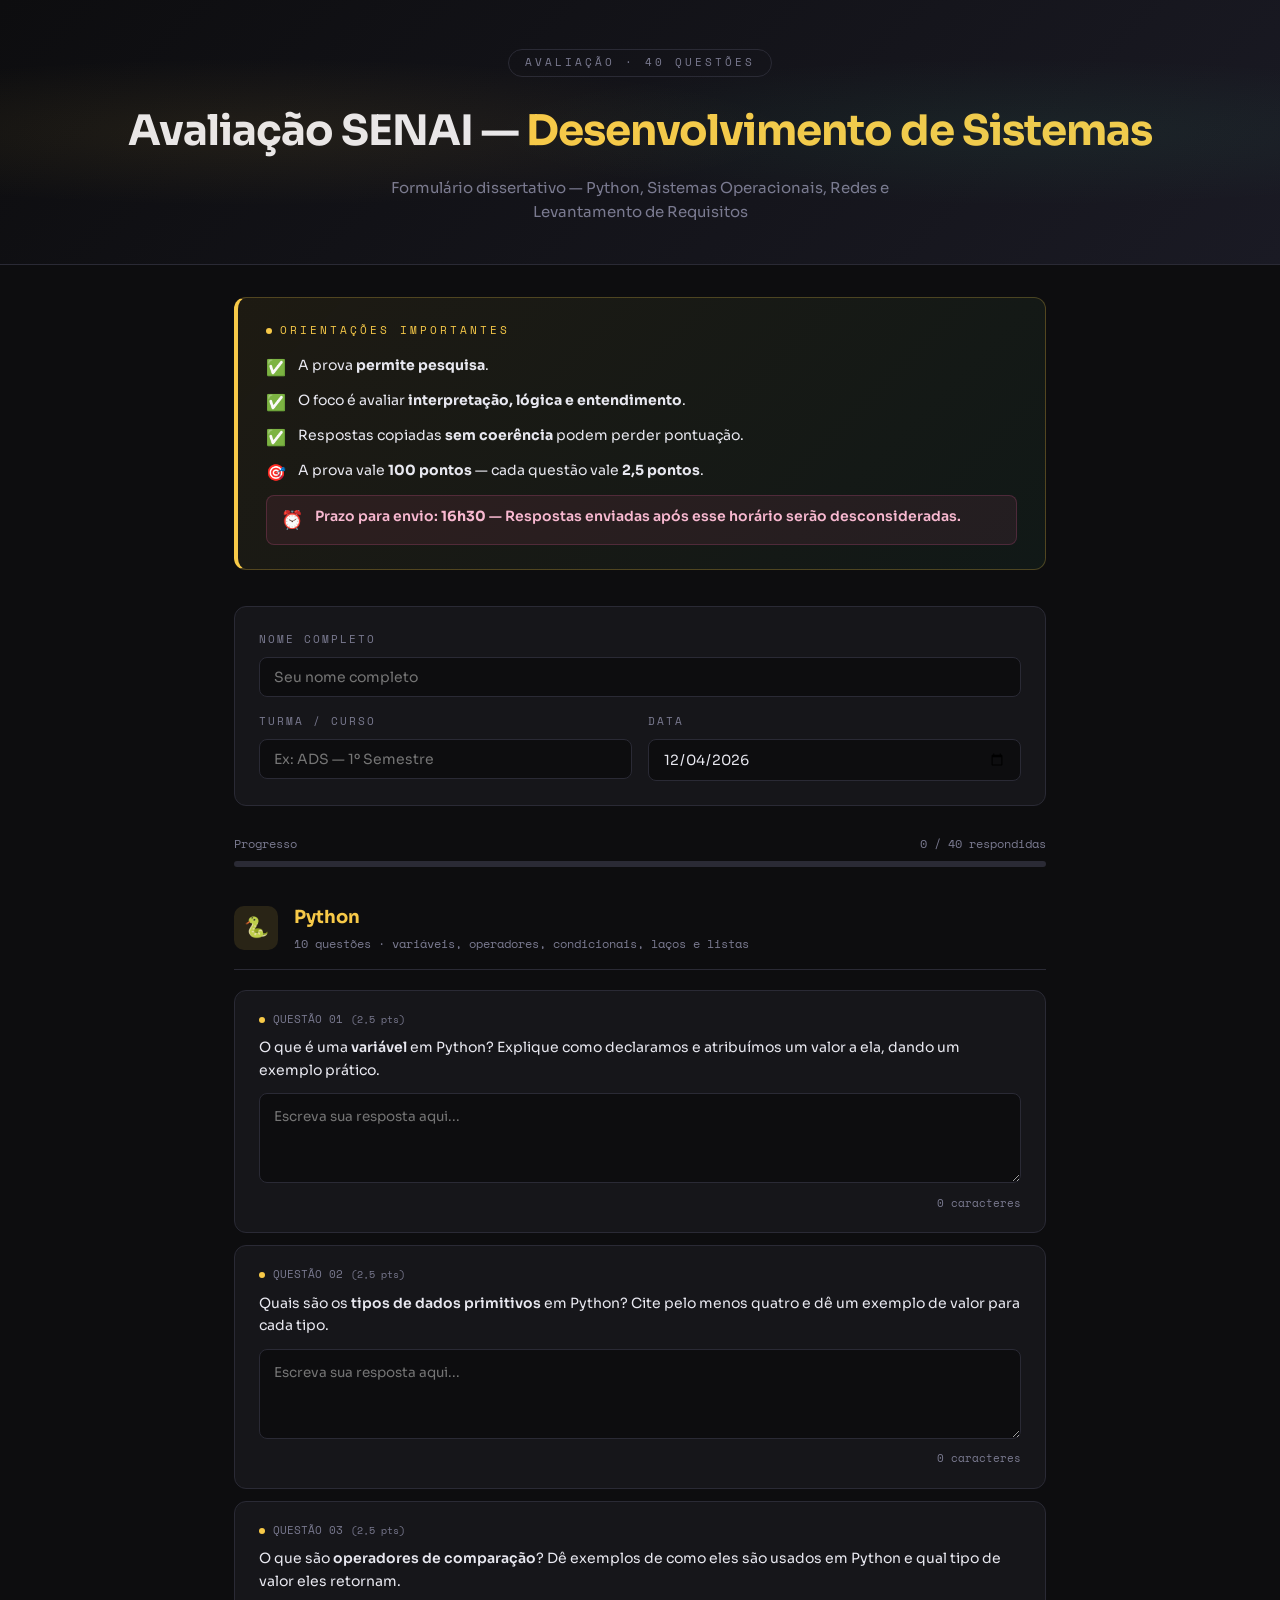
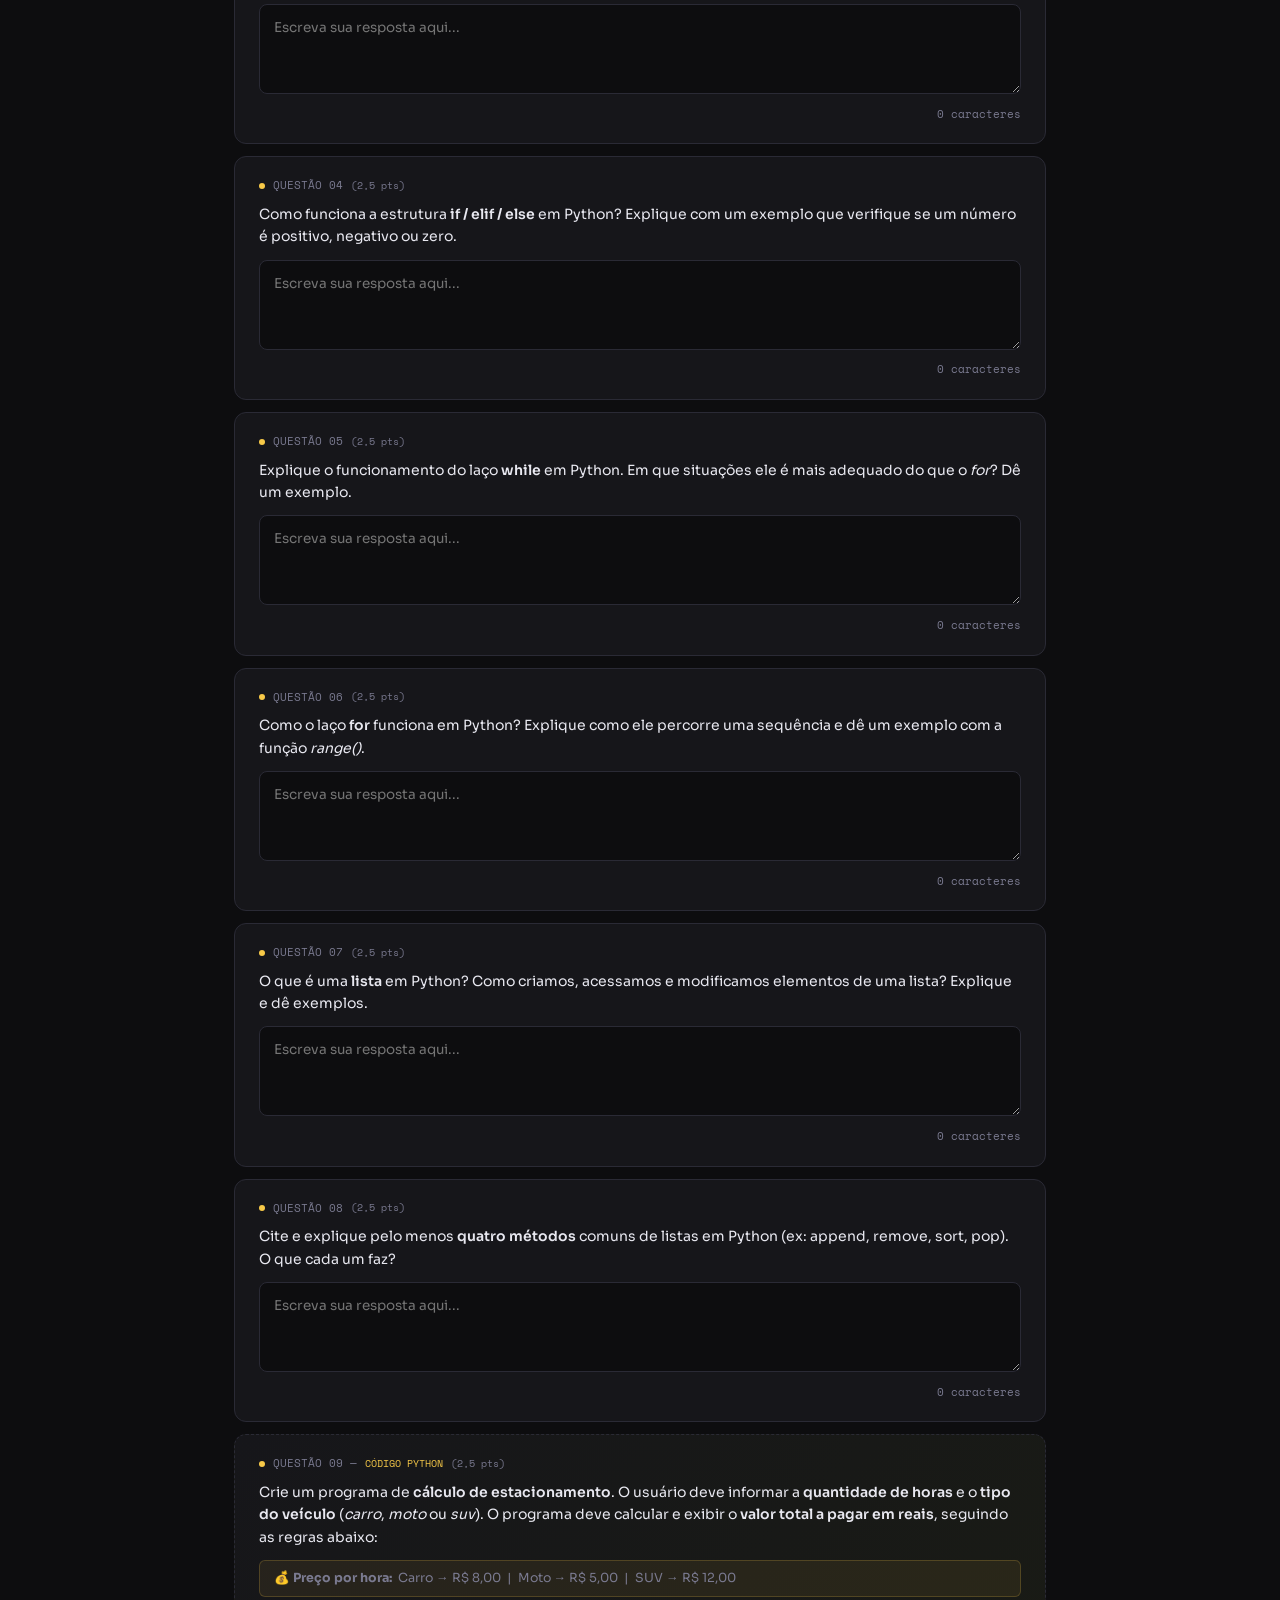
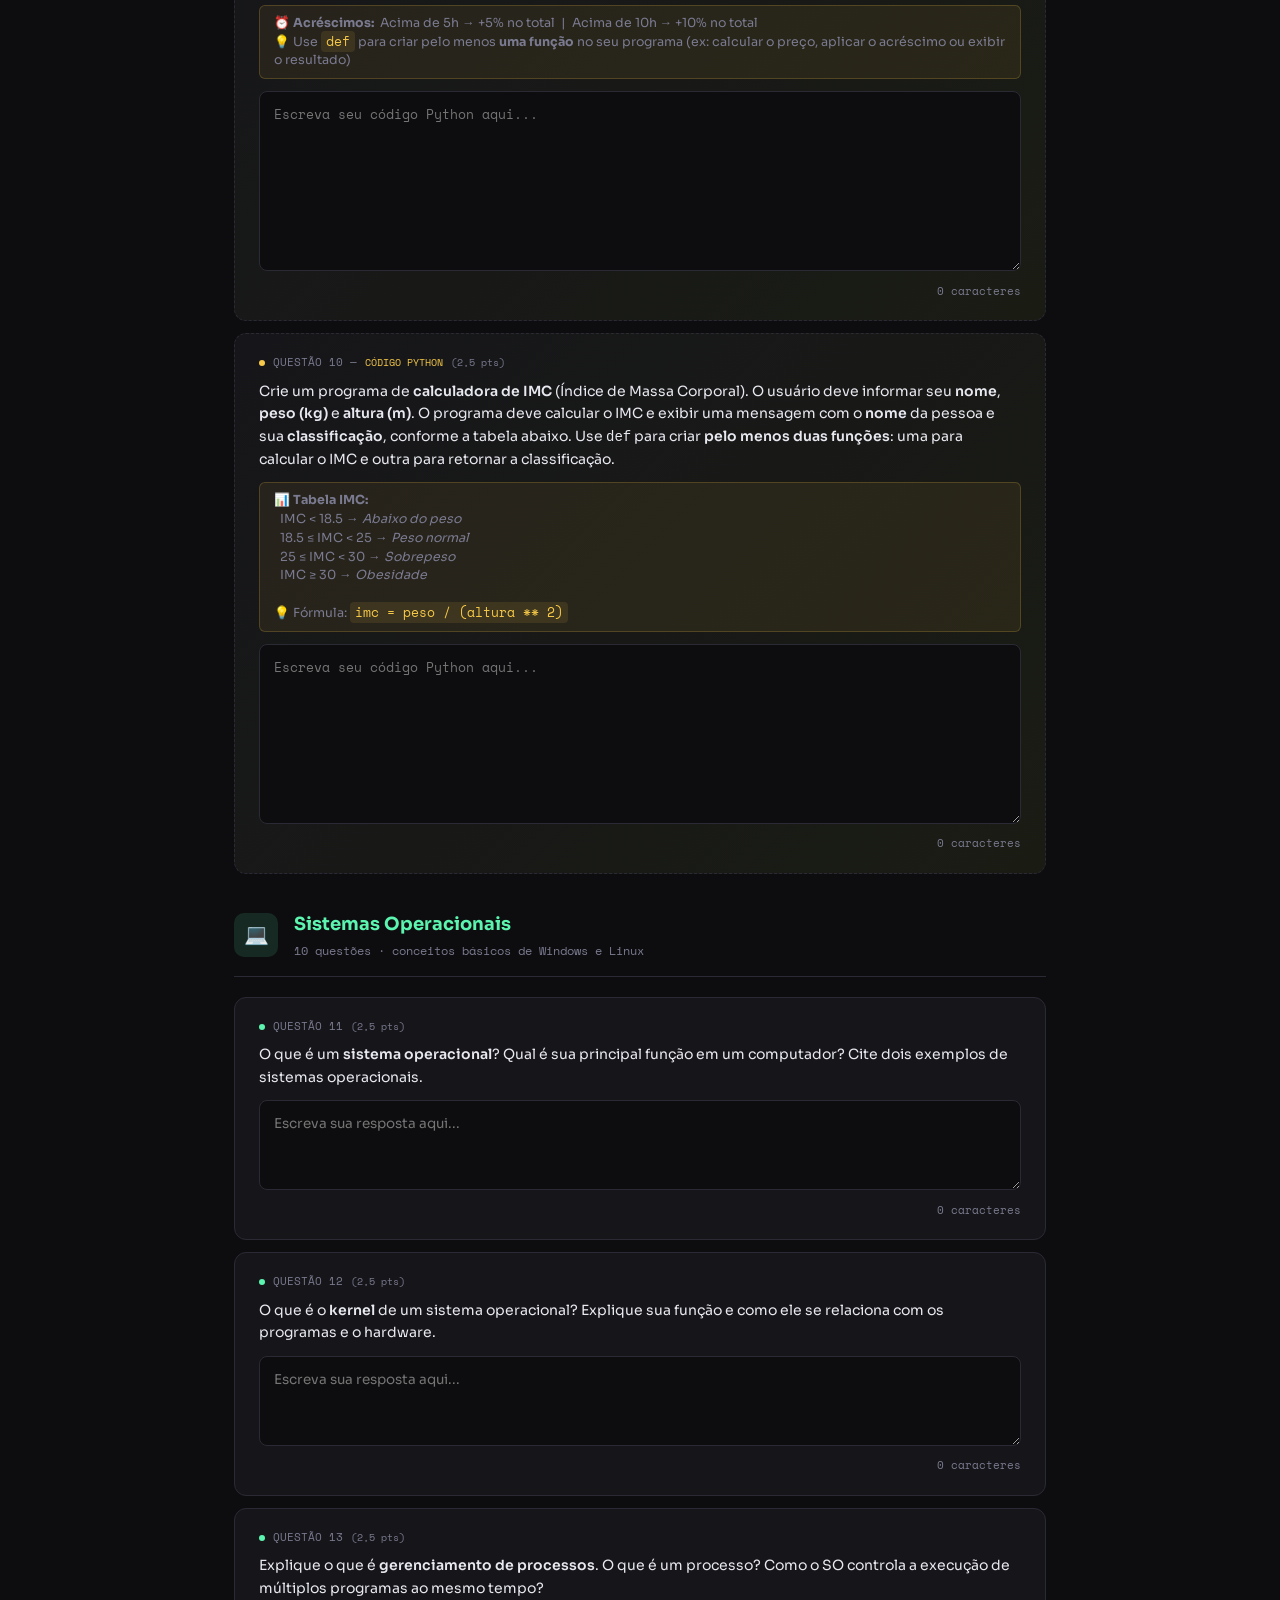
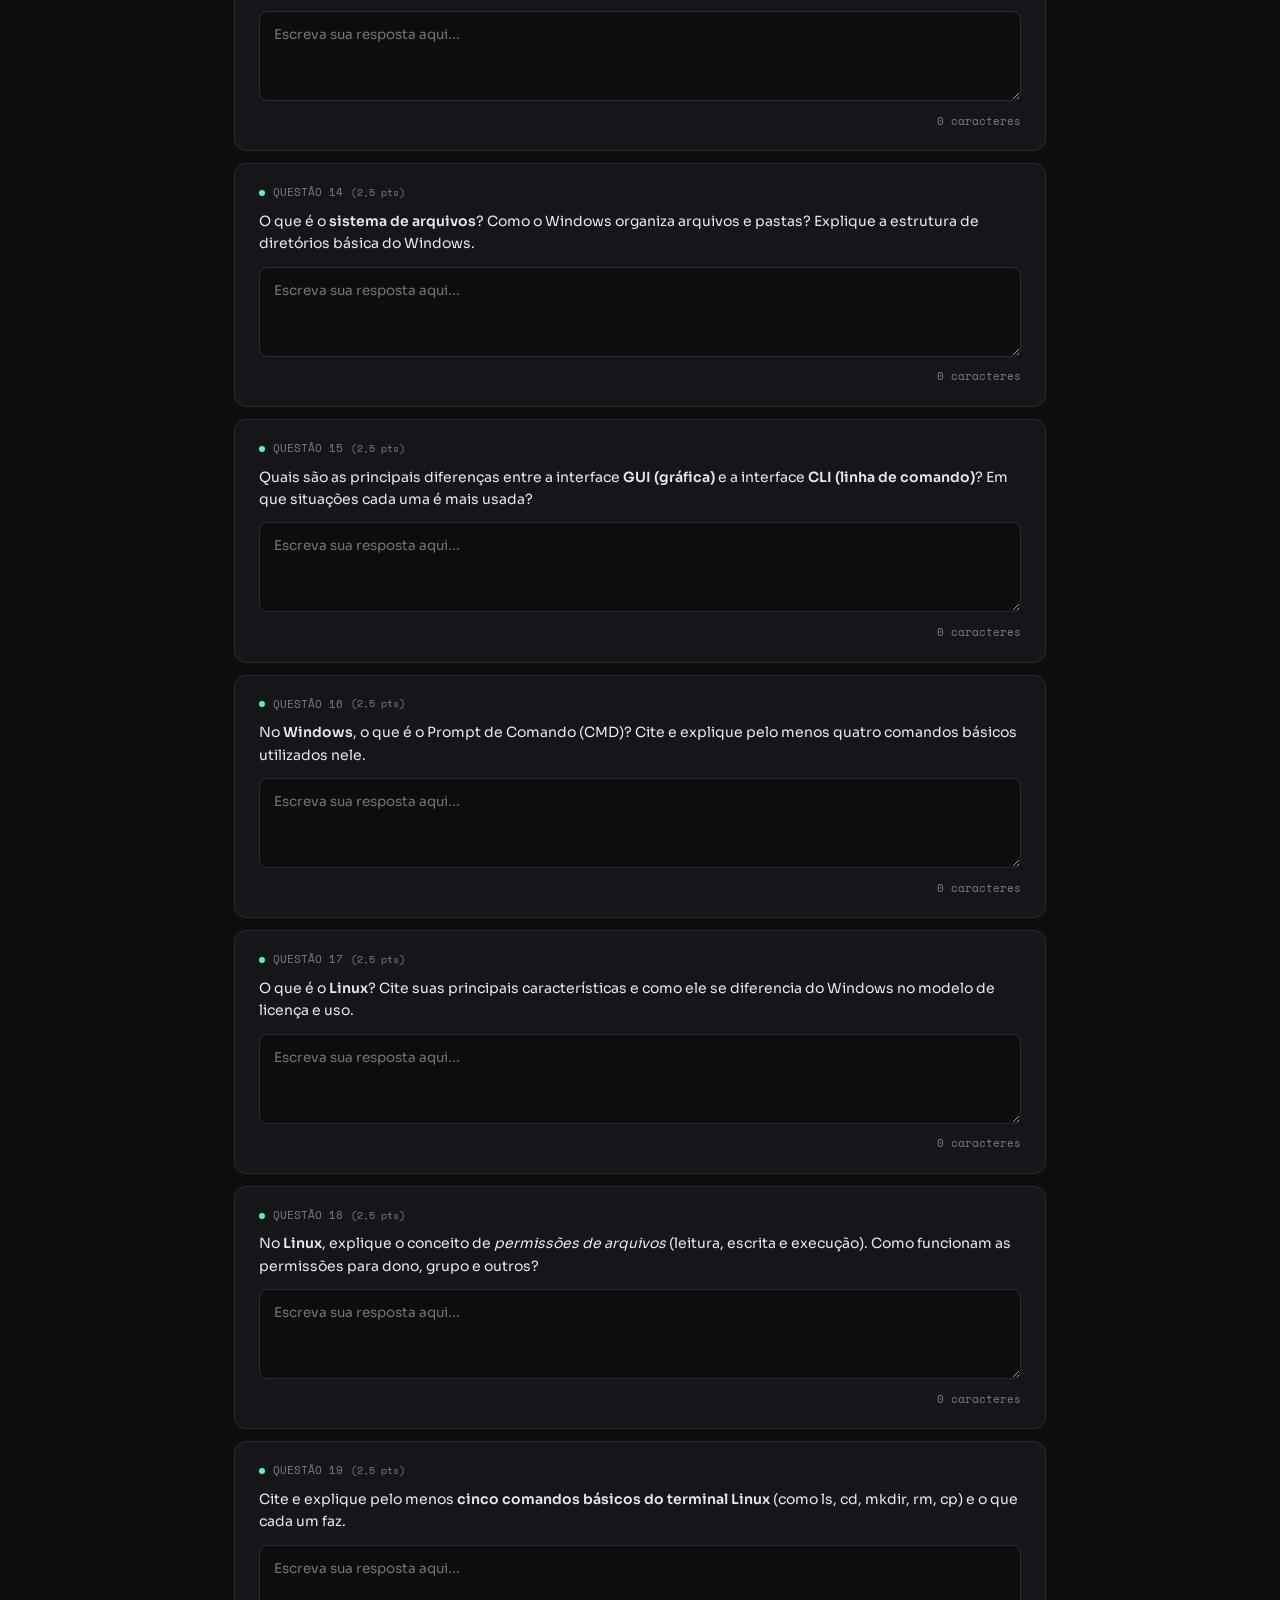
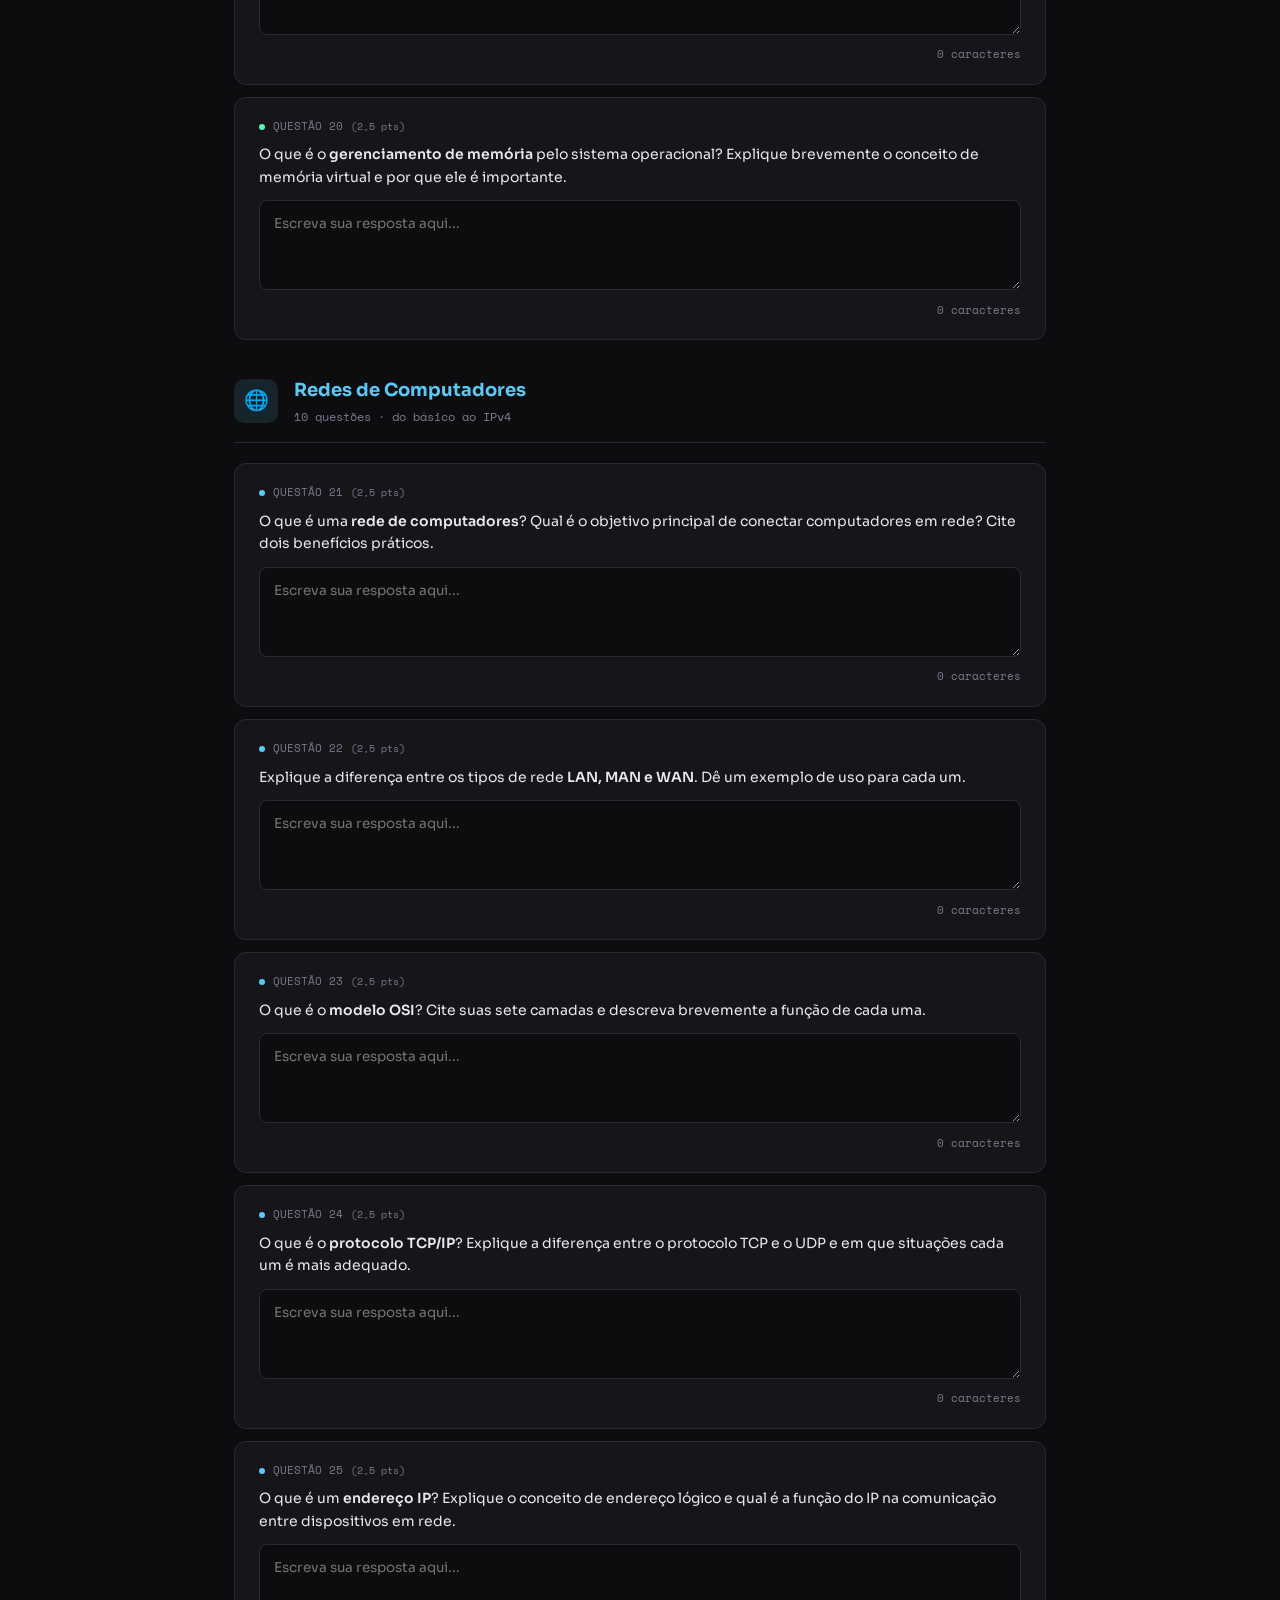
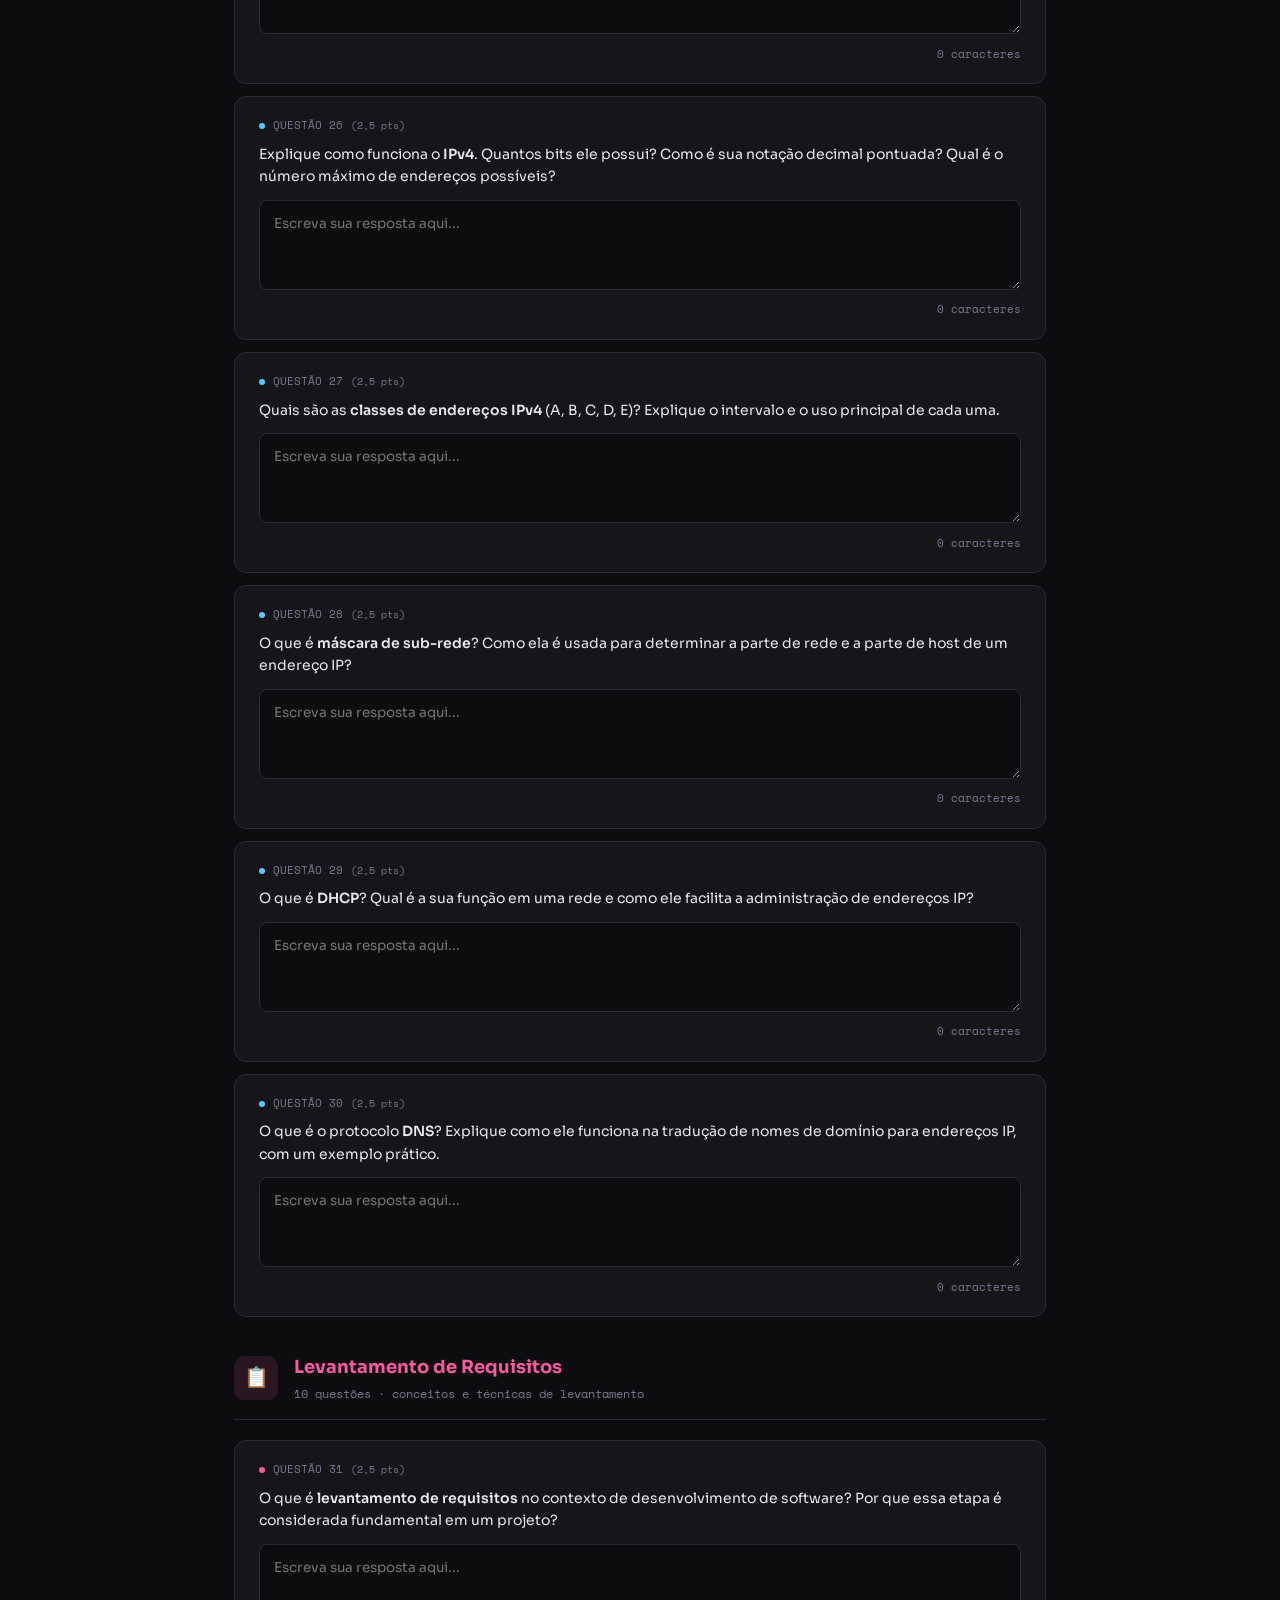
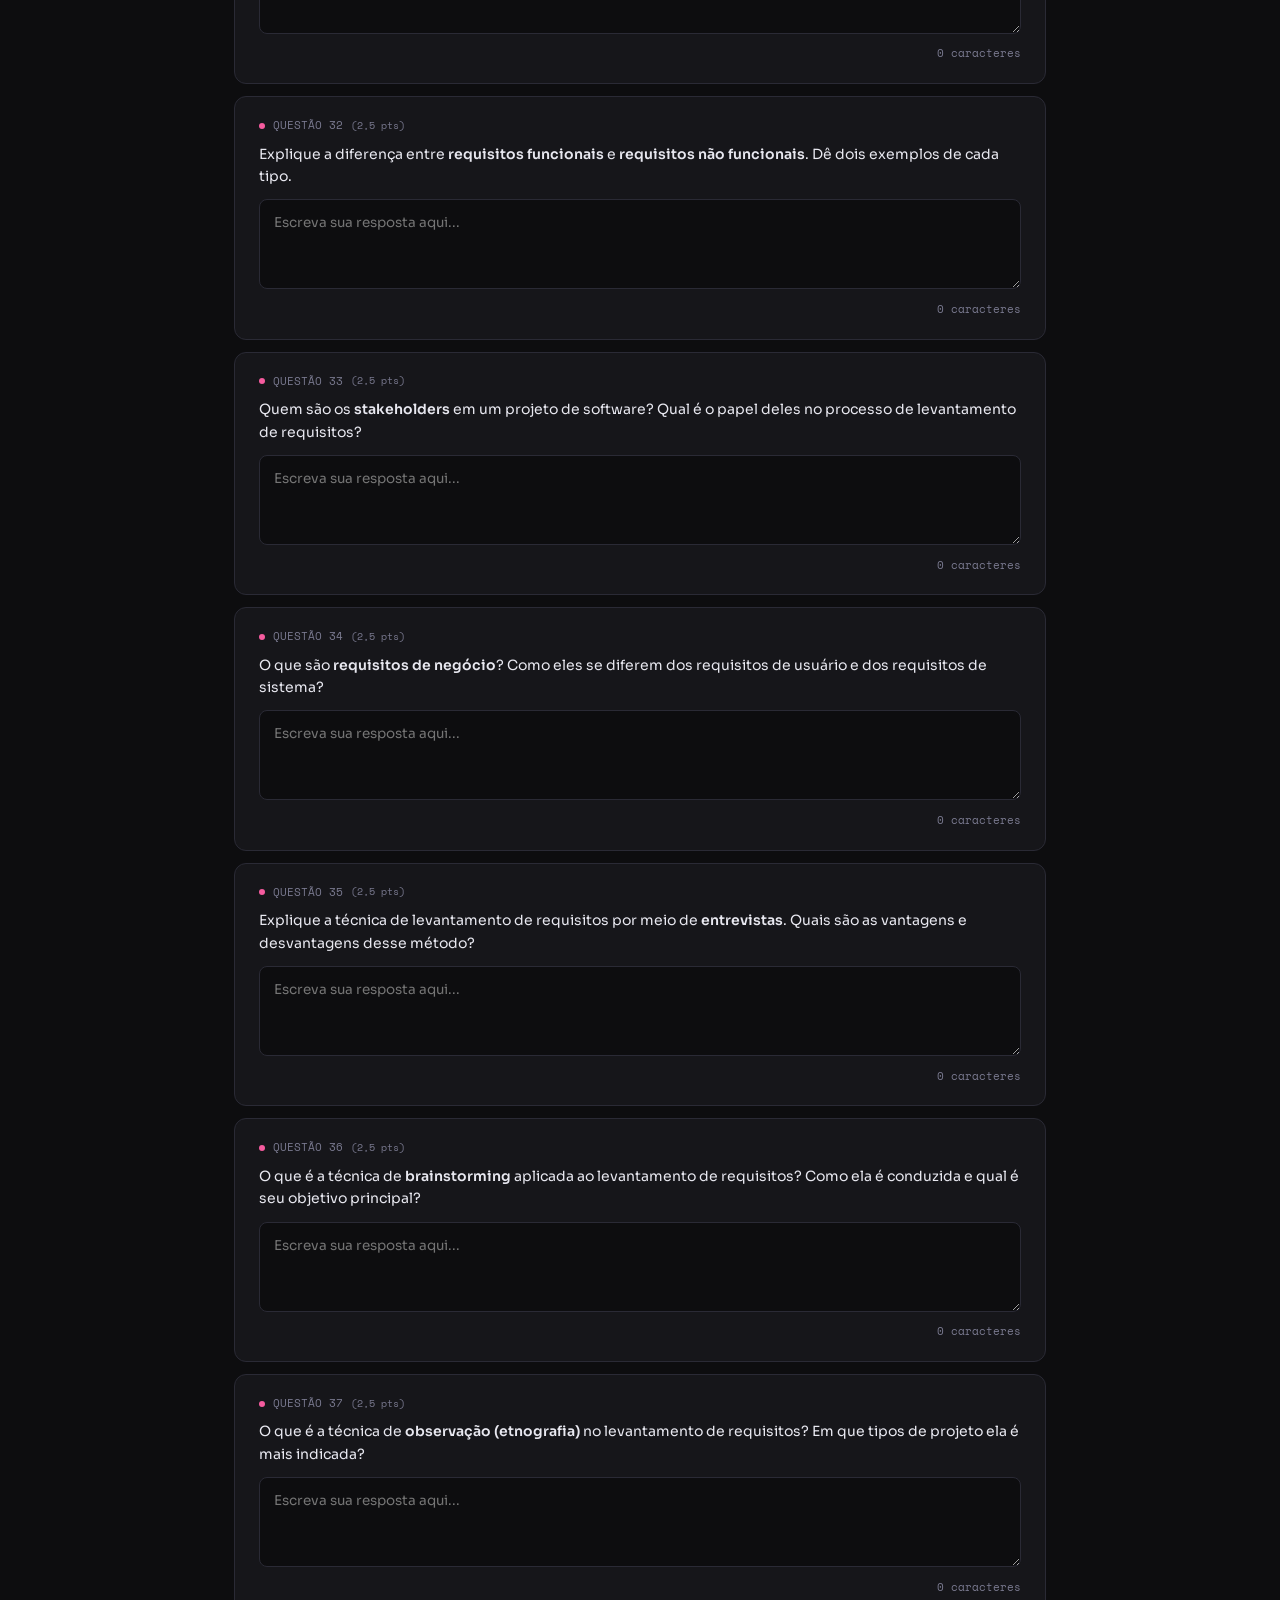
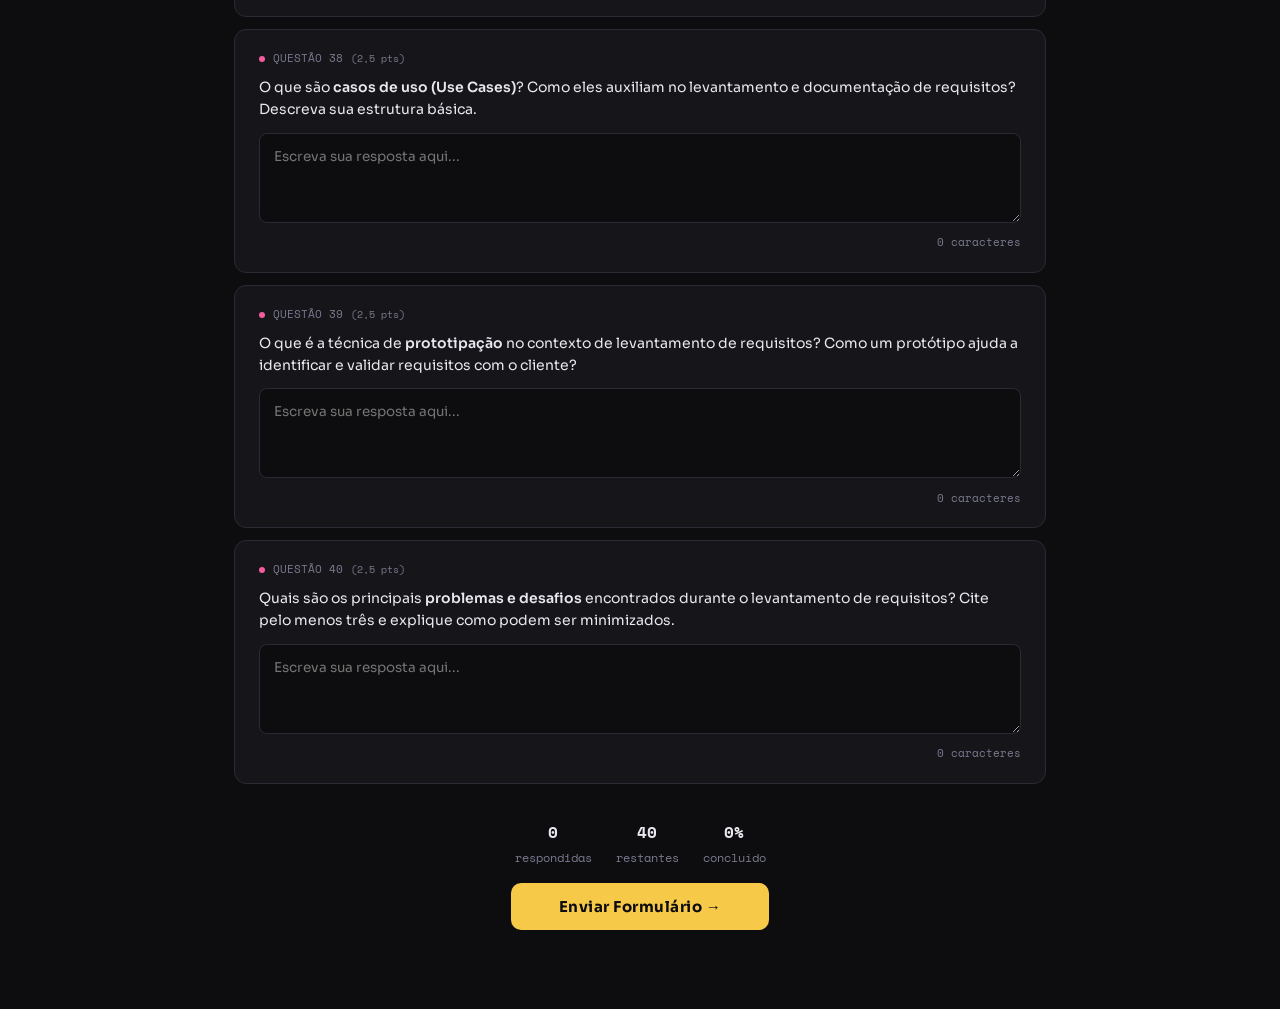
<file: prova-senai.html>
<!DOCTYPE html>
<html lang="pt-BR">
<head>
<meta charset="UTF-8">
<meta name="viewport" content="width=device-width, initial-scale=1.0">
<title>Formulário de Avaliação — Avaliação SENAI - Desenvolvimento de Sistemas</title>
<link href="https://fonts.googleapis.com/css2?family=Space+Mono:wght@400;700&family=Sora:wght@300;400;600;700&display=swap" rel="stylesheet">
<style>
  :root {
    --bg: #0d0d0f;
    --surface: #16161a;
    --surface2: #1e1e24;
    --border: #2a2a35;
    --accent-py: #f7c948;
    --accent-so: #5bf5b0;
    --accent-net: #5bc8f5;
    --accent-req: #f55b9e;
    --text: #e8e8f0;
    --text-muted: #7a7a90;
    --radius: 12px;
  }

  * { box-sizing: border-box; margin: 0; padding: 0; }

  body {
    background: var(--bg);
    color: var(--text);
    font-family: 'Sora', sans-serif;
    min-height: 100vh;
    padding: 0 0 80px;
    line-height: 1.6;
  }

  /* ── HEADER ── */
  header {
    background: linear-gradient(135deg, #0d0d0f 0%, #1a1a24 100%);
    border-bottom: 1px solid var(--border);
    padding: 48px 24px 40px;
    text-align: center;
    position: relative;
    overflow: hidden;
  }
  header::before {
    content: '';
    position: absolute;
    inset: 0;
    background:
      radial-gradient(ellipse 60% 40% at 20% 50%, rgba(247,201,72,.08) 0%, transparent 70%),
      radial-gradient(ellipse 60% 40% at 80% 50%, rgba(91,245,176,.06) 0%, transparent 70%);
    pointer-events: none;
  }
  header .badge {
    display: inline-block;
    font-family: 'Space Mono', monospace;
    font-size: 11px;
    letter-spacing: 3px;
    text-transform: uppercase;
    color: var(--text-muted);
    border: 1px solid var(--border);
    border-radius: 99px;
    padding: 4px 16px;
    margin-bottom: 20px;
  }
  header h1 {
    font-size: clamp(26px, 5vw, 42px);
    font-weight: 700;
    letter-spacing: -1px;
    margin-bottom: 12px;
  }
  header h1 span { color: var(--accent-py); }
  header p {
    color: var(--text-muted);
    font-size: 15px;
    max-width: 500px;
    margin: 0 auto;
  }

  /* ── STUDENT INFO ── */
  .student-info {
    max-width: 860px;
    margin: 36px auto 0;
    padding: 0 24px;
  }
  .info-grid {
    display: grid;
    grid-template-columns: 1fr 1fr;
    gap: 16px;
    background: var(--surface);
    border: 1px solid var(--border);
    border-radius: var(--radius);
    padding: 24px;
  }
  .info-grid .full { grid-column: 1 / -1; }
  .field label {
    display: block;
    font-size: 11px;
    font-family: 'Space Mono', monospace;
    letter-spacing: 2px;
    text-transform: uppercase;
    color: var(--text-muted);
    margin-bottom: 8px;
  }
  .field input, .field select {
    width: 100%;
    background: var(--bg);
    border: 1px solid var(--border);
    border-radius: 8px;
    padding: 10px 14px;
    color: var(--text);
    font-family: 'Sora', sans-serif;
    font-size: 14px;
    outline: none;
    transition: border-color .2s;
  }
  .field input:focus, .field select:focus {
    border-color: var(--accent-py);
  }

  /* ── PROGRESS BAR ── */
  .progress-wrap {
    max-width: 860px;
    margin: 28px auto 0;
    padding: 0 24px;
  }
  .progress-header {
    display: flex;
    justify-content: space-between;
    font-size: 12px;
    color: var(--text-muted);
    font-family: 'Space Mono', monospace;
    margin-bottom: 8px;
  }
  .progress-bar {
    height: 6px;
    background: var(--border);
    border-radius: 99px;
    overflow: hidden;
  }
  .progress-fill {
    height: 100%;
    width: 0%;
    background: linear-gradient(90deg, var(--accent-py), var(--accent-so), var(--accent-net), var(--accent-req));
    border-radius: 99px;
    transition: width .4s ease;
  }

  /* ── SECTION ── */
  .section-wrap {
    max-width: 860px;
    margin: 36px auto 0;
    padding: 0 24px;
  }
  .section-header {
    display: flex;
    align-items: center;
    gap: 16px;
    margin-bottom: 20px;
    padding-bottom: 16px;
    border-bottom: 1px solid var(--border);
  }
  .section-icon {
    width: 44px;
    height: 44px;
    border-radius: 10px;
    display: flex;
    align-items: center;
    justify-content: center;
    font-size: 20px;
    flex-shrink: 0;
  }
  .py   .section-icon { background: rgba(247,201,72,.12); }
  .so   .section-icon { background: rgba(91,245,176,.12); }
  .net  .section-icon { background: rgba(91,200,245,.12); }
  .req  .section-icon { background: rgba(245,91,158,.12); }

  .section-title h2 {
    font-size: 18px;
    font-weight: 700;
    margin-bottom: 2px;
  }
  .py   .section-title h2 { color: var(--accent-py); }
  .so   .section-title h2 { color: var(--accent-so); }
  .net  .section-title h2 { color: var(--accent-net); }
  .req  .section-title h2 { color: var(--accent-req); }

  .section-title p {
    font-size: 12px;
    color: var(--text-muted);
    font-family: 'Space Mono', monospace;
  }

  /* ── QUESTION CARD ── */
  .question-card {
    background: var(--surface);
    border: 1px solid var(--border);
    border-radius: var(--radius);
    padding: 20px 24px;
    margin-bottom: 12px;
    transition: border-color .2s, transform .15s;
  }
  .question-card:hover { transform: translateY(-1px); }
  .py  .question-card:hover { border-color: rgba(247,201,72,.4); }
  .so  .question-card:hover { border-color: rgba(91,245,176,.4); }
  .net .question-card:hover { border-color: rgba(91,200,245,.4); }
  .req .question-card:hover { border-color: rgba(245,91,158,.4); }

  .question-card.answered {
    border-left-width: 3px;
  }
  .py  .question-card.answered { border-left-color: var(--accent-py); }
  .so  .question-card.answered { border-left-color: var(--accent-so); }
  .net .question-card.answered { border-left-color: var(--accent-net); }
  .req .question-card.answered { border-left-color: var(--accent-req); }

  .q-number {
    font-family: 'Space Mono', monospace;
    font-size: 11px;
    color: var(--text-muted);
    margin-bottom: 8px;
    display: flex;
    align-items: center;
    gap: 8px;
  }
  .q-dot {
    width: 6px; height: 6px;
    border-radius: 50%;
  }
  .py  .q-dot { background: var(--accent-py); }
  .so  .q-dot { background: var(--accent-so); }
  .net .q-dot { background: var(--accent-net); }
  .req .q-dot { background: var(--accent-req); }

  .q-text {
    font-size: 14px;
    font-weight: 400;
    color: var(--text);
    margin-bottom: 12px;
    line-height: 1.6;
  }
  .q-text strong {
    font-weight: 600;
  }

  textarea {
    width: 100%;
    background: var(--bg);
    border: 1px solid var(--border);
    border-radius: 8px;
    padding: 12px 14px;
    color: var(--text);
    font-family: 'Sora', sans-serif;
    font-size: 13.5px;
    line-height: 1.6;
    resize: vertical;
    outline: none;
    min-height: 90px;
    transition: border-color .2s;
  }
  .py  textarea:focus { border-color: var(--accent-py); }
  .so  textarea:focus { border-color: var(--accent-so); }
  .net textarea:focus { border-color: var(--accent-net); }
  .req textarea:focus { border-color: var(--accent-req); }

  .char-count {
    text-align: right;
    font-size: 11px;
    color: var(--text-muted);
    font-family: 'Space Mono', monospace;
    margin-top: 4px;
  }

  /* ── SUBMIT ── */
  .submit-area {
    max-width: 860px;
    margin: 36px auto 0;
    padding: 0 24px;
    display: flex;
    flex-direction: column;
    align-items: center;
    gap: 16px;
  }
  .submit-stats {
    display: flex;
    gap: 24px;
    font-family: 'Space Mono', monospace;
    font-size: 12px;
    color: var(--text-muted);
  }
  .submit-stats span strong {
    color: var(--text);
    font-size: 16px;
    display: block;
    margin-bottom: 2px;
  }
  .submit-stats span { text-align: center; }

  button[type="submit"] {
    background: var(--accent-py);
    color: #0d0d0f;
    border: none;
    border-radius: 10px;
    padding: 14px 48px;
    font-family: 'Sora', sans-serif;
    font-size: 15px;
    font-weight: 700;
    cursor: pointer;
    letter-spacing: .5px;
    transition: opacity .2s, transform .15s;
  }
  button[type="submit"]:hover { opacity: .85; transform: translateY(-1px); }
  button[type="submit"]:active { transform: translateY(0); }

  /* ── MODAL ── */
  .modal-overlay {
    display: none;
    position: fixed;
    inset: 0;
    background: rgba(0,0,0,.75);
    z-index: 1000;
    align-items: center;
    justify-content: center;
    padding: 24px;
  }
  .modal-overlay.show { display: flex; }
  .modal {
    background: var(--surface);
    border: 1px solid var(--border);
    border-radius: 16px;
    padding: 40px;
    max-width: 480px;
    width: 100%;
    text-align: center;
    animation: popIn .3s ease;
  }
  @keyframes popIn {
    from { opacity: 0; transform: scale(.9); }
    to   { opacity: 1; transform: scale(1); }
  }
  .modal .emoji { font-size: 48px; margin-bottom: 16px; }
  .modal h3 { font-size: 22px; margin-bottom: 8px; }
  .modal p  { color: var(--text-muted); font-size: 14px; margin-bottom: 24px; }
  .modal-actions { display: flex; gap: 12px; justify-content: center; }
  .btn-confirm {
    background: var(--accent-so);
    color: #0d0d0f;
    border: none;
    border-radius: 8px;
    padding: 10px 28px;
    font-family: 'Sora', sans-serif;
    font-weight: 700;
    font-size: 14px;
    cursor: pointer;
  }
  .btn-cancel {
    background: transparent;
    color: var(--text-muted);
    border: 1px solid var(--border);
    border-radius: 8px;
    padding: 10px 28px;
    font-family: 'Sora', sans-serif;
    font-size: 14px;
    cursor: pointer;
  }

  /* ── SUCCESS ── */
  #success-screen {
    display: none;
    max-width: 860px;
    margin: 60px auto;
    padding: 0 24px;
    text-align: center;
  }
  #success-screen .big-emoji { font-size: 64px; margin-bottom: 20px; }
  #success-screen h2 { font-size: 28px; margin-bottom: 12px; }
  #success-screen p  { color: var(--text-muted); max-width: 420px; margin: 0 auto 28px; }
  .btn-restart {
    background: var(--accent-req);
    color: #fff;
    border: none;
    border-radius: 10px;
    padding: 12px 32px;
    font-family: 'Sora', sans-serif;
    font-weight: 700;
    font-size: 14px;
    cursor: pointer;
  }

  @media (max-width: 600px) {
    .info-grid { grid-template-columns: 1fr; }
    .info-grid .full { grid-column: 1; }
    .submit-stats { gap: 16px; }
  }

  /* ORIENTACOES */
  .orientacoes {
    max-width: 860px;
    margin: 32px auto 0;
    padding: 0 24px;
  }
  .orientacoes-box {
    background: linear-gradient(135deg, rgba(247,201,72,.07) 0%, rgba(91,245,176,.05) 100%);
    border: 1px solid rgba(247,201,72,.25);
    border-left: 4px solid var(--accent-py);
    border-radius: var(--radius);
    padding: 24px 28px;
  }
  .orientacoes-title {
    font-family: 'Space Mono', monospace;
    font-size: 11px;
    letter-spacing: 3px;
    text-transform: uppercase;
    color: var(--accent-py);
    margin-bottom: 16px;
    display: flex;
    align-items: center;
    gap: 8px;
  }
  .orientacoes-title::before {
    content: '';
    display: inline-block;
    width: 6px; height: 6px;
    background: var(--accent-py);
    border-radius: 50%;
  }
  .orientacoes-list {
    display: flex;
    flex-direction: column;
    gap: 10px;
  }
  .orientacoes-item {
    display: flex;
    align-items: flex-start;
    gap: 12px;
    font-size: 14px;
    color: var(--text);
    line-height: 1.5;
  }
  .orientacoes-item .oi-icon {
    font-size: 16px;
    flex-shrink: 0;
    margin-top: 1px;
  }
  .orientacoes-item.destaque {
    background: rgba(245,91,158,.08);
    border: 1px solid rgba(245,91,158,.2);
    border-radius: 8px;
    padding: 10px 14px;
    color: #f8b8d0;
    font-weight: 600;
  }
  .orientacoes-item.destaque .oi-icon { font-size: 18px; }

  /* CODE QUESTIONS */
  .code-card {
    border-style: dashed;
  }
  .py .code-card {
    background: linear-gradient(135deg, #16161a 0%, #1a1c14 100%);
  }
  .code-hint {
    background: rgba(247,201,72,.07);
    border: 1px solid rgba(247,201,72,.2);
    border-radius: 6px;
    padding: 8px 14px;
    font-size: 12.5px;
    color: var(--text-muted);
    margin-bottom: 12px;
    line-height: 1.5;
  }
  .code-hint code {
    font-family: 'Space Mono', monospace;
    color: var(--accent-py);
    background: rgba(247,201,72,.1);
    padding: 1px 5px;
    border-radius: 4px;
  }
</style>
</head>
<body>

<header>
  <div class="badge">Avaliação · 40 Questões</div>
  <h1>Avaliação SENAI &mdash; <span>Desenvolvimento de Sistemas</span></h1>
  <p>Formulário dissertativo — Python, Sistemas Operacionais, Redes e Levantamento de Requisitos</p>
</header>
<div class="orientacoes">
  <div class="orientacoes-box">
    <div class="orientacoes-title">Orientações importantes</div>
    <div class="orientacoes-list">
      <div class="orientacoes-item">
        <span class="oi-icon">&#x2705;</span>
        <span>A prova <strong>permite pesquisa</strong>.</span>
      </div>
      <div class="orientacoes-item">
        <span class="oi-icon">&#x2705;</span>
        <span>O foco é avaliar <strong>interpretação, lógica e entendimento</strong>.</span>
      </div>
      <div class="orientacoes-item">
        <span class="oi-icon">&#x2705;</span>
        <span>Respostas copiadas <strong>sem coerência</strong> podem perder pontuação.</span>
      </div>
      <div class="orientacoes-item">
        <span class="oi-icon">&#x1F3AF;</span>
        <span>A prova vale <strong>100 pontos</strong> &mdash; cada questão vale <strong>2,5 pontos</strong>.</span>
      </div>
      <div class="orientacoes-item destaque">
        <span class="oi-icon">&#x23F0;</span>
        <span>Prazo para envio: <strong>16h30</strong> &mdash; Respostas enviadas após esse horário serão desconsideradas.</span>
      </div>
    </div>
  </div>
</div>

<div class="student-info">
  <div class="info-grid">
    <div class="field full">
      <label>Nome completo</label>
      <input type="text" id="nome" placeholder="Seu nome completo">
    </div>
    <div class="field">
      <label>Turma / Curso</label>
      <input type="text" id="turma" placeholder="Ex: ADS — 1º Semestre">
    </div>
    <div class="field">
      <label>Data</label>
      <input type="date" id="data">
    </div>
  </div>
</div>

<div class="progress-wrap">
  <div class="progress-header">
    <span>Progresso</span>
    <span id="prog-label">0 / 40 respondidas</span>
  </div>
  <div class="progress-bar"><div class="progress-fill" id="progress-fill"></div></div>
</div>

<form id="main-form">

<!-- ═══════════════ PYTHON ═══════════════ -->
<div class="section-wrap py">
  <div class="section-header">
    <div class="section-icon">🐍</div>
    <div class="section-title">
      <h2>Python</h2>
      <p>10 questões · variáveis, operadores, condicionais, laços e listas</p>
    </div>
  </div>

  <!-- Q1 -->
  <div class="question-card">
    <div class="q-number"><span class="q-dot"></span>QUESTÃO 01 <span style="font-size:10px;color:var(--text-muted);font-weight:400;">(2,5 pts)</span></div>
    <p class="q-text">O que é uma <strong>variável</strong> em Python? Explique como declaramos e atribuímos um valor a ela, dando um exemplo prático.</p>
    <textarea name="q1" placeholder="Escreva sua resposta aqui..." oninput="onInput(this)"></textarea>
    <div class="char-count"><span class="cc">0</span> caracteres</div>
  </div>

  <!-- Q2 -->
  <div class="question-card">
    <div class="q-number"><span class="q-dot"></span>QUESTÃO 02 <span style="font-size:10px;color:var(--text-muted);font-weight:400;">(2,5 pts)</span></div>
    <p class="q-text">Quais são os <strong>tipos de dados primitivos</strong> em Python? Cite pelo menos quatro e dê um exemplo de valor para cada tipo.</p>
    <textarea name="q2" placeholder="Escreva sua resposta aqui..." oninput="onInput(this)"></textarea>
    <div class="char-count"><span class="cc">0</span> caracteres</div>
  </div>

  <!-- Q3 -->
  <div class="question-card">
    <div class="q-number"><span class="q-dot"></span>QUESTÃO 03 <span style="font-size:10px;color:var(--text-muted);font-weight:400;">(2,5 pts)</span></div>
    <p class="q-text">O que são <strong>operadores de comparação</strong>? Dê exemplos de como eles são usados em Python e qual tipo de valor eles retornam.</p>
    <textarea name="q3" placeholder="Escreva sua resposta aqui..." oninput="onInput(this)"></textarea>
    <div class="char-count"><span class="cc">0</span> caracteres</div>
  </div>

  <!-- Q4 -->
  <div class="question-card">
    <div class="q-number"><span class="q-dot"></span>QUESTÃO 04 <span style="font-size:10px;color:var(--text-muted);font-weight:400;">(2,5 pts)</span></div>
    <p class="q-text">Como funciona a estrutura <strong>if / elif / else</strong> em Python? Explique com um exemplo que verifique se um número é positivo, negativo ou zero.</p>
    <textarea name="q4" placeholder="Escreva sua resposta aqui..." oninput="onInput(this)"></textarea>
    <div class="char-count"><span class="cc">0</span> caracteres</div>
  </div>

  <!-- Q3 -->
  <div class="question-card">
    <div class="q-number"><span class="q-dot"></span>QUESTÃO 05 <span style="font-size:10px;color:var(--text-muted);font-weight:400;">(2,5 pts)</span></div>
    <p class="q-text">Explique o funcionamento do laço <strong>while</strong> em Python. Em que situações ele é mais adequado do que o <em>for</em>? Dê um exemplo.</p>
    <textarea name="q5" placeholder="Escreva sua resposta aqui..." oninput="onInput(this)"></textarea>
    <div class="char-count"><span class="cc">0</span> caracteres</div>
  </div>

  <!-- Q4 -->
  <div class="question-card">
    <div class="q-number"><span class="q-dot"></span>QUESTÃO 06 <span style="font-size:10px;color:var(--text-muted);font-weight:400;">(2,5 pts)</span></div>
    <p class="q-text">Como o laço <strong>for</strong> funciona em Python? Explique como ele percorre uma sequência e dê um exemplo com a função <em>range()</em>.</p>
    <textarea name="q6" placeholder="Escreva sua resposta aqui..." oninput="onInput(this)"></textarea>
    <div class="char-count"><span class="cc">0</span> caracteres</div>
  </div>

  <!-- Q3 -->
  <div class="question-card">
    <div class="q-number"><span class="q-dot"></span>QUESTÃO 07 <span style="font-size:10px;color:var(--text-muted);font-weight:400;">(2,5 pts)</span></div>
    <p class="q-text">O que é uma <strong>lista</strong> em Python? Como criamos, acessamos e modificamos elementos de uma lista? Explique e dê exemplos.</p>
    <textarea name="q7" placeholder="Escreva sua resposta aqui..." oninput="onInput(this)"></textarea>
    <div class="char-count"><span class="cc">0</span> caracteres</div>
  </div>

  <!-- Q4 -->
  <div class="question-card">
    <div class="q-number"><span class="q-dot"></span>QUESTÃO 08 <span style="font-size:10px;color:var(--text-muted);font-weight:400;">(2,5 pts)</span></div>
    <p class="q-text">Cite e explique pelo menos <strong>quatro métodos</strong> comuns de listas em Python (ex: append, remove, sort, pop). O que cada um faz?</p>
    <textarea name="q8" placeholder="Escreva sua resposta aqui..." oninput="onInput(this)"></textarea>
    <div class="char-count"><span class="cc">0</span> caracteres</div>
  </div>
  <!-- Q41 -->
  <div class="question-card code-card">
    <div class="q-number"><span class="q-dot"></span>QUESTÃO 09 &mdash; <span style="color:var(--accent-py);font-size:10px;">CÓDIGO PYTHON</span> <span style="font-size:10px;color:var(--text-muted);font-weight:400;">(2,5 pts)</span></div>
    <p class="q-text">
      Crie um programa de <strong>cálculo de estacionamento</strong>. O usuário deve informar a
      <strong>quantidade de horas</strong> e o <strong>tipo do veículo</strong> (<em>carro</em>, <em>moto</em> ou <em>suv</em>).
      O programa deve calcular e exibir o <strong>valor total a pagar em reais</strong>, seguindo as regras abaixo:
    </p>
    <div class="code-hint" style="margin-bottom:8px;">
      &#x1F4B0; <strong>Preço por hora:</strong> &nbsp;Carro &rarr; R$ 8,00 &nbsp;|&nbsp; Moto &rarr; R$ 5,00 &nbsp;|&nbsp; SUV &rarr; R$ 12,00
    </div>
    <div class="code-hint" style="margin-bottom:12px;">
      &#x23F0; <strong>Acréscimos:</strong> &nbsp;Acima de 5h &rarr; +5% no total &nbsp;|&nbsp; Acima de 10h &rarr; +10% no total<br>
      &#x1F4A1; Use <code>def</code> para criar pelo menos <strong>uma função</strong> no seu programa (ex: calcular o preço, aplicar o acréscimo ou exibir o resultado)
    </div>
    <textarea name="q9" placeholder="Escreva seu código Python aqui..." oninput="onInput(this)" style="font-family:'Space Mono',monospace;font-size:13px;min-height:180px;"></textarea>
    <div class="char-count"><span class="cc">0</span> caracteres</div>
  </div>

  <!-- Q42 -->
  <div class="question-card code-card">
    <div class="q-number"><span class="q-dot"></span>QUESTÃO 10 &mdash; <span style="color:var(--accent-py);font-size:10px;">CÓDIGO PYTHON</span> <span style="font-size:10px;color:var(--text-muted);font-weight:400;">(2,5 pts)</span></div>
    <p class="q-text">
      Crie um programa de <strong>calculadora de IMC</strong> (Índice de Massa Corporal).
      O usuário deve informar seu <strong>nome</strong>, <strong>peso (kg)</strong> e <strong>altura (m)</strong>.
      O programa deve calcular o IMC e exibir uma mensagem com o <strong>nome</strong> da pessoa e sua <strong>classificação</strong>, conforme a tabela abaixo.
      Use <code>def</code> para criar <strong>pelo menos duas funções</strong>: uma para calcular o IMC e outra para retornar a classificação.
    </p>
    <div class="code-hint" style="margin-bottom:12px;">
      &#x1F4CA; <strong>Tabela IMC:</strong><br>
      &nbsp;&nbsp;IMC &lt; 18.5 &rarr; <em>Abaixo do peso</em><br>
      &nbsp;&nbsp;18.5 &le; IMC &lt; 25 &rarr; <em>Peso normal</em><br>
      &nbsp;&nbsp;25 &le; IMC &lt; 30 &rarr; <em>Sobrepeso</em><br>
      &nbsp;&nbsp;IMC &ge; 30 &rarr; <em>Obesidade</em><br><br>
      &#x1F4A1; Fórmula: <code>imc = peso / (altura ** 2)</code>
    </div>
    <textarea name="q10" placeholder="Escreva seu código Python aqui..." oninput="onInput(this)" style="font-family:'Space Mono',monospace;font-size:13px;min-height:180px;"></textarea>
    <div class="char-count"><span class="cc">0</span> caracteres</div>
  </div>

</div>

<!-- ═══════════════ SISTEMAS OPERACIONAIS ═══════════════ -->
<div class="section-wrap so">
  <div class="section-header">
    <div class="section-icon">💻</div>
    <div class="section-title">
      <h2>Sistemas Operacionais</h2>
      <p>10 questões · conceitos básicos de Windows e Linux</p>
    </div>
  </div>

  <!-- Q11 -->
  <div class="question-card">
    <div class="q-number"><span class="q-dot"></span>QUESTÃO 11 <span style="font-size:10px;color:var(--text-muted);font-weight:400;">(2,5 pts)</span></div>
    <p class="q-text">O que é um <strong>sistema operacional</strong>? Qual é sua principal função em um computador? Cite dois exemplos de sistemas operacionais.</p>
    <textarea name="q11" placeholder="Escreva sua resposta aqui..." oninput="onInput(this)"></textarea>
    <div class="char-count"><span class="cc">0</span> caracteres</div>
  </div>

  <!-- Q12 -->
  <div class="question-card">
    <div class="q-number"><span class="q-dot"></span>QUESTÃO 12 <span style="font-size:10px;color:var(--text-muted);font-weight:400;">(2,5 pts)</span></div>
    <p class="q-text">O que é o <strong>kernel</strong> de um sistema operacional? Explique sua função e como ele se relaciona com os programas e o hardware.</p>
    <textarea name="q12" placeholder="Escreva sua resposta aqui..." oninput="onInput(this)"></textarea>
    <div class="char-count"><span class="cc">0</span> caracteres</div>
  </div>

  <!-- Q13 -->
  <div class="question-card">
    <div class="q-number"><span class="q-dot"></span>QUESTÃO 13 <span style="font-size:10px;color:var(--text-muted);font-weight:400;">(2,5 pts)</span></div>
    <p class="q-text">Explique o que é <strong>gerenciamento de processos</strong>. O que é um processo? Como o SO controla a execução de múltiplos programas ao mesmo tempo?</p>
    <textarea name="q13" placeholder="Escreva sua resposta aqui..." oninput="onInput(this)"></textarea>
    <div class="char-count"><span class="cc">0</span> caracteres</div>
  </div>

  <!-- Q14 -->
  <div class="question-card">
    <div class="q-number"><span class="q-dot"></span>QUESTÃO 14 <span style="font-size:10px;color:var(--text-muted);font-weight:400;">(2,5 pts)</span></div>
    <p class="q-text">O que é o <strong>sistema de arquivos</strong>? Como o Windows organiza arquivos e pastas? Explique a estrutura de diretórios básica do Windows.</p>
    <textarea name="q14" placeholder="Escreva sua resposta aqui..." oninput="onInput(this)"></textarea>
    <div class="char-count"><span class="cc">0</span> caracteres</div>
  </div>

  <!-- Q15 -->
  <div class="question-card">
    <div class="q-number"><span class="q-dot"></span>QUESTÃO 15 <span style="font-size:10px;color:var(--text-muted);font-weight:400;">(2,5 pts)</span></div>
    <p class="q-text">Quais são as principais diferenças entre a interface <strong>GUI (gráfica)</strong> e a interface <strong>CLI (linha de comando)</strong>? Em que situações cada uma é mais usada?</p>
    <textarea name="q15" placeholder="Escreva sua resposta aqui..." oninput="onInput(this)"></textarea>
    <div class="char-count"><span class="cc">0</span> caracteres</div>
  </div>

  <!-- Q16 -->
  <div class="question-card">
    <div class="q-number"><span class="q-dot"></span>QUESTÃO 16 <span style="font-size:10px;color:var(--text-muted);font-weight:400;">(2,5 pts)</span></div>
    <p class="q-text">No <strong>Windows</strong>, o que é o Prompt de Comando (CMD)? Cite e explique pelo menos quatro comandos básicos utilizados nele.</p>
    <textarea name="q16" placeholder="Escreva sua resposta aqui..." oninput="onInput(this)"></textarea>
    <div class="char-count"><span class="cc">0</span> caracteres</div>
  </div>

  <!-- Q17 -->
  <div class="question-card">
    <div class="q-number"><span class="q-dot"></span>QUESTÃO 17 <span style="font-size:10px;color:var(--text-muted);font-weight:400;">(2,5 pts)</span></div>
    <p class="q-text">O que é o <strong>Linux</strong>? Cite suas principais características e como ele se diferencia do Windows no modelo de licença e uso.</p>
    <textarea name="q17" placeholder="Escreva sua resposta aqui..." oninput="onInput(this)"></textarea>
    <div class="char-count"><span class="cc">0</span> caracteres</div>
  </div>

  <!-- Q18 -->
  <div class="question-card">
    <div class="q-number"><span class="q-dot"></span>QUESTÃO 18 <span style="font-size:10px;color:var(--text-muted);font-weight:400;">(2,5 pts)</span></div>
    <p class="q-text">No <strong>Linux</strong>, explique o conceito de <em>permissões de arquivos</em> (leitura, escrita e execução). Como funcionam as permissões para dono, grupo e outros?</p>
    <textarea name="q18" placeholder="Escreva sua resposta aqui..." oninput="onInput(this)"></textarea>
    <div class="char-count"><span class="cc">0</span> caracteres</div>
  </div>

  <!-- Q19 -->
  <div class="question-card">
    <div class="q-number"><span class="q-dot"></span>QUESTÃO 19 <span style="font-size:10px;color:var(--text-muted);font-weight:400;">(2,5 pts)</span></div>
    <p class="q-text">Cite e explique pelo menos <strong>cinco comandos básicos do terminal Linux</strong> (como ls, cd, mkdir, rm, cp) e o que cada um faz.</p>
    <textarea name="q19" placeholder="Escreva sua resposta aqui..." oninput="onInput(this)"></textarea>
    <div class="char-count"><span class="cc">0</span> caracteres</div>
  </div>

  <!-- Q20 -->
  <div class="question-card">
    <div class="q-number"><span class="q-dot"></span>QUESTÃO 20 <span style="font-size:10px;color:var(--text-muted);font-weight:400;">(2,5 pts)</span></div>
    <p class="q-text">O que é o <strong>gerenciamento de memória</strong> pelo sistema operacional? Explique brevemente o conceito de memória virtual e por que ele é importante.</p>
    <textarea name="q20" placeholder="Escreva sua resposta aqui..." oninput="onInput(this)"></textarea>
    <div class="char-count"><span class="cc">0</span> caracteres</div>
  </div>
</div>

<!-- ═══════════════ REDES ═══════════════ -->
<div class="section-wrap net">
  <div class="section-header">
    <div class="section-icon">🌐</div>
    <div class="section-title">
      <h2>Redes de Computadores</h2>
      <p>10 questões · do básico ao IPv4</p>
    </div>
  </div>

  <!-- Q21 -->
  <div class="question-card">
    <div class="q-number"><span class="q-dot"></span>QUESTÃO 21 <span style="font-size:10px;color:var(--text-muted);font-weight:400;">(2,5 pts)</span></div>
    <p class="q-text">O que é uma <strong>rede de computadores</strong>? Qual é o objetivo principal de conectar computadores em rede? Cite dois benefícios práticos.</p>
    <textarea name="q21" placeholder="Escreva sua resposta aqui..." oninput="onInput(this)"></textarea>
    <div class="char-count"><span class="cc">0</span> caracteres</div>
  </div>

  <!-- Q22 -->
  <div class="question-card">
    <div class="q-number"><span class="q-dot"></span>QUESTÃO 22 <span style="font-size:10px;color:var(--text-muted);font-weight:400;">(2,5 pts)</span></div>
    <p class="q-text">Explique a diferença entre os tipos de rede <strong>LAN, MAN e WAN</strong>. Dê um exemplo de uso para cada um.</p>
    <textarea name="q22" placeholder="Escreva sua resposta aqui..." oninput="onInput(this)"></textarea>
    <div class="char-count"><span class="cc">0</span> caracteres</div>
  </div>

  <!-- Q23 -->
  <div class="question-card">
    <div class="q-number"><span class="q-dot"></span>QUESTÃO 23 <span style="font-size:10px;color:var(--text-muted);font-weight:400;">(2,5 pts)</span></div>
    <p class="q-text">O que é o <strong>modelo OSI</strong>? Cite suas sete camadas e descreva brevemente a função de cada uma.</p>
    <textarea name="q23" placeholder="Escreva sua resposta aqui..." oninput="onInput(this)"></textarea>
    <div class="char-count"><span class="cc">0</span> caracteres</div>
  </div>

  <!-- Q24 -->
  <div class="question-card">
    <div class="q-number"><span class="q-dot"></span>QUESTÃO 24 <span style="font-size:10px;color:var(--text-muted);font-weight:400;">(2,5 pts)</span></div>
    <p class="q-text">O que é o <strong>protocolo TCP/IP</strong>? Explique a diferença entre o protocolo TCP e o UDP e em que situações cada um é mais adequado.</p>
    <textarea name="q24" placeholder="Escreva sua resposta aqui..." oninput="onInput(this)"></textarea>
    <div class="char-count"><span class="cc">0</span> caracteres</div>
  </div>

  <!-- Q25 -->
  <div class="question-card">
    <div class="q-number"><span class="q-dot"></span>QUESTÃO 25 <span style="font-size:10px;color:var(--text-muted);font-weight:400;">(2,5 pts)</span></div>
    <p class="q-text">O que é um <strong>endereço IP</strong>? Explique o conceito de endereço lógico e qual é a função do IP na comunicação entre dispositivos em rede.</p>
    <textarea name="q25" placeholder="Escreva sua resposta aqui..." oninput="onInput(this)"></textarea>
    <div class="char-count"><span class="cc">0</span> caracteres</div>
  </div>

  <!-- Q26 -->
  <div class="question-card">
    <div class="q-number"><span class="q-dot"></span>QUESTÃO 26 <span style="font-size:10px;color:var(--text-muted);font-weight:400;">(2,5 pts)</span></div>
    <p class="q-text">Explique como funciona o <strong>IPv4</strong>. Quantos bits ele possui? Como é sua notação decimal pontuada? Qual é o número máximo de endereços possíveis?</p>
    <textarea name="q26" placeholder="Escreva sua resposta aqui..." oninput="onInput(this)"></textarea>
    <div class="char-count"><span class="cc">0</span> caracteres</div>
  </div>

  <!-- Q27 -->
  <div class="question-card">
    <div class="q-number"><span class="q-dot"></span>QUESTÃO 27 <span style="font-size:10px;color:var(--text-muted);font-weight:400;">(2,5 pts)</span></div>
    <p class="q-text">Quais são as <strong>classes de endereços IPv4</strong> (A, B, C, D, E)? Explique o intervalo e o uso principal de cada uma.</p>
    <textarea name="q27" placeholder="Escreva sua resposta aqui..." oninput="onInput(this)"></textarea>
    <div class="char-count"><span class="cc">0</span> caracteres</div>
  </div>

  <!-- Q28 -->
  <div class="question-card">
    <div class="q-number"><span class="q-dot"></span>QUESTÃO 28 <span style="font-size:10px;color:var(--text-muted);font-weight:400;">(2,5 pts)</span></div>
    <p class="q-text">O que é <strong>máscara de sub-rede</strong>? Como ela é usada para determinar a parte de rede e a parte de host de um endereço IP?</p>
    <textarea name="q28" placeholder="Escreva sua resposta aqui..." oninput="onInput(this)"></textarea>
    <div class="char-count"><span class="cc">0</span> caracteres</div>
  </div>

  <!-- Q29 -->
  <div class="question-card">
    <div class="q-number"><span class="q-dot"></span>QUESTÃO 29 <span style="font-size:10px;color:var(--text-muted);font-weight:400;">(2,5 pts)</span></div>
    <p class="q-text">O que é <strong>DHCP</strong>? Qual é a sua função em uma rede e como ele facilita a administração de endereços IP?</p>
    <textarea name="q29" placeholder="Escreva sua resposta aqui..." oninput="onInput(this)"></textarea>
    <div class="char-count"><span class="cc">0</span> caracteres</div>
  </div>

  <!-- Q30 -->
  <div class="question-card">
    <div class="q-number"><span class="q-dot"></span>QUESTÃO 30 <span style="font-size:10px;color:var(--text-muted);font-weight:400;">(2,5 pts)</span></div>
    <p class="q-text">O que é o protocolo <strong>DNS</strong>? Explique como ele funciona na tradução de nomes de domínio para endereços IP, com um exemplo prático.</p>
    <textarea name="q30" placeholder="Escreva sua resposta aqui..." oninput="onInput(this)"></textarea>
    <div class="char-count"><span class="cc">0</span> caracteres</div>
  </div>
</div>

<!-- ═══════════════ LEVANTAMENTO DE REQUISITOS ═══════════════ -->
<div class="section-wrap req">
  <div class="section-header">
    <div class="section-icon">📋</div>
    <div class="section-title">
      <h2>Levantamento de Requisitos</h2>
      <p>10 questões · conceitos e técnicas de levantamento</p>
    </div>
  </div>

  <!-- Q31 -->
  <div class="question-card">
    <div class="q-number"><span class="q-dot"></span>QUESTÃO 31 <span style="font-size:10px;color:var(--text-muted);font-weight:400;">(2,5 pts)</span></div>
    <p class="q-text">O que é <strong>levantamento de requisitos</strong> no contexto de desenvolvimento de software? Por que essa etapa é considerada fundamental em um projeto?</p>
    <textarea name="q31" placeholder="Escreva sua resposta aqui..." oninput="onInput(this)"></textarea>
    <div class="char-count"><span class="cc">0</span> caracteres</div>
  </div>

  <!-- Q32 -->
  <div class="question-card">
    <div class="q-number"><span class="q-dot"></span>QUESTÃO 32 <span style="font-size:10px;color:var(--text-muted);font-weight:400;">(2,5 pts)</span></div>
    <p class="q-text">Explique a diferença entre <strong>requisitos funcionais</strong> e <strong>requisitos não funcionais</strong>. Dê dois exemplos de cada tipo.</p>
    <textarea name="q32" placeholder="Escreva sua resposta aqui..." oninput="onInput(this)"></textarea>
    <div class="char-count"><span class="cc">0</span> caracteres</div>
  </div>

  <!-- Q33 -->
  <div class="question-card">
    <div class="q-number"><span class="q-dot"></span>QUESTÃO 33 <span style="font-size:10px;color:var(--text-muted);font-weight:400;">(2,5 pts)</span></div>
    <p class="q-text">Quem são os <strong>stakeholders</strong> em um projeto de software? Qual é o papel deles no processo de levantamento de requisitos?</p>
    <textarea name="q33" placeholder="Escreva sua resposta aqui..." oninput="onInput(this)"></textarea>
    <div class="char-count"><span class="cc">0</span> caracteres</div>
  </div>

  <!-- Q34 -->
  <div class="question-card">
    <div class="q-number"><span class="q-dot"></span>QUESTÃO 34 <span style="font-size:10px;color:var(--text-muted);font-weight:400;">(2,5 pts)</span></div>
    <p class="q-text">O que são <strong>requisitos de negócio</strong>? Como eles se diferem dos requisitos de usuário e dos requisitos de sistema?</p>
    <textarea name="q34" placeholder="Escreva sua resposta aqui..." oninput="onInput(this)"></textarea>
    <div class="char-count"><span class="cc">0</span> caracteres</div>
  </div>

  <!-- Q35 -->
  <div class="question-card">
    <div class="q-number"><span class="q-dot"></span>QUESTÃO 35 <span style="font-size:10px;color:var(--text-muted);font-weight:400;">(2,5 pts)</span></div>
    <p class="q-text">Explique a técnica de levantamento de requisitos por meio de <strong>entrevistas</strong>. Quais são as vantagens e desvantagens desse método?</p>
    <textarea name="q35" placeholder="Escreva sua resposta aqui..." oninput="onInput(this)"></textarea>
    <div class="char-count"><span class="cc">0</span> caracteres</div>
  </div>

  <!-- Q36 -->
  <div class="question-card">
    <div class="q-number"><span class="q-dot"></span>QUESTÃO 36 <span style="font-size:10px;color:var(--text-muted);font-weight:400;">(2,5 pts)</span></div>
    <p class="q-text">O que é a técnica de <strong>brainstorming</strong> aplicada ao levantamento de requisitos? Como ela é conduzida e qual é seu objetivo principal?</p>
    <textarea name="q36" placeholder="Escreva sua resposta aqui..." oninput="onInput(this)"></textarea>
    <div class="char-count"><span class="cc">0</span> caracteres</div>
  </div>

  <!-- Q37 -->
  <div class="question-card">
    <div class="q-number"><span class="q-dot"></span>QUESTÃO 37 <span style="font-size:10px;color:var(--text-muted);font-weight:400;">(2,5 pts)</span></div>
    <p class="q-text">O que é a técnica de <strong>observação (etnografia)</strong> no levantamento de requisitos? Em que tipos de projeto ela é mais indicada?</p>
    <textarea name="q37" placeholder="Escreva sua resposta aqui..." oninput="onInput(this)"></textarea>
    <div class="char-count"><span class="cc">0</span> caracteres</div>
  </div>

  <!-- Q38 -->
  <div class="question-card">
    <div class="q-number"><span class="q-dot"></span>QUESTÃO 38 <span style="font-size:10px;color:var(--text-muted);font-weight:400;">(2,5 pts)</span></div>
    <p class="q-text">O que são <strong>casos de uso (Use Cases)</strong>? Como eles auxiliam no levantamento e documentação de requisitos? Descreva sua estrutura básica.</p>
    <textarea name="q38" placeholder="Escreva sua resposta aqui..." oninput="onInput(this)"></textarea>
    <div class="char-count"><span class="cc">0</span> caracteres</div>
  </div>

  <!-- Q39 -->
  <div class="question-card">
    <div class="q-number"><span class="q-dot"></span>QUESTÃO 39 <span style="font-size:10px;color:var(--text-muted);font-weight:400;">(2,5 pts)</span></div>
    <p class="q-text">O que é a técnica de <strong>prototipação</strong> no contexto de levantamento de requisitos? Como um protótipo ajuda a identificar e validar requisitos com o cliente?</p>
    <textarea name="q39" placeholder="Escreva sua resposta aqui..." oninput="onInput(this)"></textarea>
    <div class="char-count"><span class="cc">0</span> caracteres</div>
  </div>

  <!-- Q40 -->
  <div class="question-card">
    <div class="q-number"><span class="q-dot"></span>QUESTÃO 40 <span style="font-size:10px;color:var(--text-muted);font-weight:400;">(2,5 pts)</span></div>
    <p class="q-text">Quais são os principais <strong>problemas e desafios</strong> encontrados durante o levantamento de requisitos? Cite pelo menos três e explique como podem ser minimizados.</p>
    <textarea name="q40" placeholder="Escreva sua resposta aqui..." oninput="onInput(this)"></textarea>
    <div class="char-count"><span class="cc">0</span> caracteres</div>
  </div>
</div>

<div class="submit-area">
  <div class="submit-stats">
    <span><strong id="stat-answered">0</strong>respondidas</span>
    <span><strong id="stat-remaining">40</strong>restantes</span>
    <span><strong id="stat-pct">0%</strong>concluído</span>
  </div>
  <button type="submit">Enviar Formulário →</button>
</div>

</form>

<!-- SUCCESS SCREEN -->
<div id="success-screen">
  <div class="big-emoji">&#x2705;</div>
  <h2>Respostas enviadas!</h2>
  <p>Suas respostas foram gravadas na planilha com sucesso. Voc&#234; pode fechar esta p&#225;gina.</p>
  <button class="btn-restart" onclick="resetForm()">Preencher novamente</button>
</div>

<!-- ERROR SCREEN -->
<div id="error-screen" style="display:none;max-width:860px;margin:60px auto;padding:0 24px;text-align:center;">
  <div style="font-size:64px;margin-bottom:20px;">&#x26A0;&#xFE0F;</div>
  <h2 style="font-size:28px;margin-bottom:12px;color:var(--accent-req);">Erro ao enviar</h2>
  <p style="color:var(--text-muted);max-width:440px;margin:0 auto 12px;">N&#227;o foi poss&#237;vel conectar &#224; planilha. Verifique se a URL do Apps Script est&#225; configurada corretamente.</p>
  <p style="font-family:'Space Mono',monospace;font-size:11px;color:var(--text-muted);margin-bottom:28px;" id="error-detail"></p>
  <button class="btn-restart" style="background:var(--accent-net);" onclick="backToForm()">Tentar novamente</button>
</div>

<!-- SENDING OVERLAY -->
<div id="sending-overlay" style="display:none;position:fixed;inset:0;background:rgba(0,0,0,.8);z-index:2000;align-items:center;justify-content:center;flex-direction:column;gap:20px;">
  <div style="width:48px;height:48px;border:3px solid var(--border);border-top-color:var(--accent-so);border-radius:50%;animation:spin .8s linear infinite;"></div>
  <p style="font-family:'Space Mono',monospace;font-size:13px;color:var(--text-muted);">Enviando para a planilha...</p>
</div>
<style>@keyframes spin{to{transform:rotate(360deg)}}
  /* ORIENTACOES */
  .orientacoes {
    max-width: 860px;
    margin: 32px auto 0;
    padding: 0 24px;
  }
  .orientacoes-box {
    background: linear-gradient(135deg, rgba(247,201,72,.07) 0%, rgba(91,245,176,.05) 100%);
    border: 1px solid rgba(247,201,72,.25);
    border-left: 4px solid var(--accent-py);
    border-radius: var(--radius);
    padding: 24px 28px;
  }
  .orientacoes-title {
    font-family: 'Space Mono', monospace;
    font-size: 11px;
    letter-spacing: 3px;
    text-transform: uppercase;
    color: var(--accent-py);
    margin-bottom: 16px;
    display: flex;
    align-items: center;
    gap: 8px;
  }
  .orientacoes-title::before {
    content: '';
    display: inline-block;
    width: 6px; height: 6px;
    background: var(--accent-py);
    border-radius: 50%;
  }
  .orientacoes-list {
    display: flex;
    flex-direction: column;
    gap: 10px;
  }
  .orientacoes-item {
    display: flex;
    align-items: flex-start;
    gap: 12px;
    font-size: 14px;
    color: var(--text);
    line-height: 1.5;
  }
  .orientacoes-item .oi-icon {
    font-size: 16px;
    flex-shrink: 0;
    margin-top: 1px;
  }
  .orientacoes-item.destaque {
    background: rgba(245,91,158,.08);
    border: 1px solid rgba(245,91,158,.2);
    border-radius: 8px;
    padding: 10px 14px;
    color: #f8b8d0;
    font-weight: 600;
  }
  .orientacoes-item.destaque .oi-icon { font-size: 18px; }

  /* CODE QUESTIONS */
  .code-card {
    border-style: dashed;
  }
  .py .code-card {
    background: linear-gradient(135deg, #16161a 0%, #1a1c14 100%);
  }
  .code-hint {
    background: rgba(247,201,72,.07);
    border: 1px solid rgba(247,201,72,.2);
    border-radius: 6px;
    padding: 8px 14px;
    font-size: 12.5px;
    color: var(--text-muted);
    margin-bottom: 12px;
    line-height: 1.5;
  }
  .code-hint code {
    font-family: 'Space Mono', monospace;
    color: var(--accent-py);
    background: rgba(247,201,72,.1);
    padding: 1px 5px;
    border-radius: 4px;
  }
</style>

<!-- CONFIRM MODAL -->
<div class="modal-overlay" id="modal">
  <div class="modal">
    <div class="emoji">&#x1F4E4;</div>
    <h3>Enviar respostas?</h3>
    <p id="modal-msg">Voc&#234; respondeu <strong id="modal-count"></strong> de 40 quest&#245;es. Deseja confirmar o envio?</p>
    <div class="modal-actions">
      <button class="btn-cancel" onclick="closeModal()">Voltar</button>
      <button class="btn-confirm" onclick="confirmSubmit()">Confirmar</button>
    </div>
  </div>
</div>

<script>
  /*
  =====================================================================
  INSTRUCOES: GOOGLE APPS SCRIPT
  =====================================================================
  1. Abra sua planilha no Google Sheets
  2. Va em Extensoes > Apps Script
  3. Apague tudo e cole o codigo abaixo:

  -------------------------------------------------------------------
  function doPost(e) {
    var sheet = SpreadsheetApp.getActiveSpreadsheet().getActiveSheet();
    var data  = JSON.parse(e.postData.contents);

    // Cria cabecalho se a planilha estiver vazia
    if (sheet.getLastRow() === 0) {
      var headers = ["Enviado em", "Nome", "Turma", "Data", "% Concluido"];
      for (var i = 1; i <= 40; i++) headers.push("Q" + i);
      sheet.appendRow(headers);
      sheet.getRange(1, 1, 1, headers.length).setFontWeight("bold");
    }

    var row = [
      data.meta.enviadoEm,
      data.aluno.nome,
      data.aluno.turma,
      data.aluno.data,
      data.meta.percentualConcluido
    ];
    for (var j = 1; j <= 40; j++) {
      row.push(data.respostas["q" + j] || "");
    }
    sheet.appendRow(row);

    return ContentService
      .createTextOutput(JSON.stringify({ status: "ok" }))
      .setMimeType(ContentService.MimeType.JSON);
  }
  -------------------------------------------------------------------

  4. Salve (Ctrl+S) e clique em "Implantar" > "Nova implantacao"
  5. Tipo: "App da Web"
     - Executar como: "Eu (seu email)"
     - Quem tem acesso: "Qualquer pessoa"
  6. Clique em "Implantar" e copie a URL gerada
  7. Cole a URL na variavel APPS_SCRIPT_URL abaixo
  =====================================================================
  */

  const APPS_SCRIPT_URL = "https://script.google.com/macros/s/AKfycbzvx_PZEEUvylEbmdSu_A6xAsTU7132UYAg1hXbmEk2k1-HWx8FCGdhx8GbLs2SmBGY/exec";

  // Set today's date
  document.getElementById('data').valueAsDate = new Date();

  // BLOQUEAR COPIAR / COLAR / RECORTAR nos textareas
  document.querySelectorAll('textarea').forEach(function(ta) {
    ['paste', 'copy', 'cut', 'contextmenu', 'drop'].forEach(function(evt) {
      ta.addEventListener(evt, function(e) {
        e.preventDefault();
        showNoCopyToast();
        return false;
      });
    });
  });

  document.addEventListener('keydown', function(e) {
    if (document.activeElement.tagName === 'TEXTAREA') {
      const blocked = (e.ctrlKey || e.metaKey) && ['v','c','x'].includes(e.key.toLowerCase());
      if (blocked) {
        e.preventDefault();
        showNoCopyToast();
      }
    }
  });

  let toastTimer;
  function showNoCopyToast() {
    let toast = document.getElementById('no-copy-toast');
    if (!toast) {
      toast = document.createElement('div');
      toast.id = 'no-copy-toast';
      toast.style.cssText = [
        "position:fixed","bottom:28px","left:50%",
        "transform:translateX(-50%) translateY(10px)",
        "background:#1e1e24","border:1px solid #f55b9e","color:#f55b9e",
        "font-family:'Space Mono',monospace","font-size:12px","letter-spacing:1px",
        "padding:10px 22px","border-radius:99px","z-index:9999",
        "opacity:0","transition:opacity .2s, transform .2s","pointer-events:none",
        "white-space:nowrap"
      ].join(";");
      toast.textContent = "Copiar/colar nao e permitido nesta avaliacao";
      document.body.appendChild(toast);
    }
    clearTimeout(toastTimer);
    toast.style.opacity = "1";
    toast.style.transform = "translateX(-50%) translateY(0)";
    toastTimer = setTimeout(() => {
      toast.style.opacity = "0";
      toast.style.transform = "translateX(-50%) translateY(10px)";
    }, 2200);
  }

  let answered = 0;

  function onInput(el) {
    const card = el.closest('.question-card');
    const cc   = card.querySelector('.cc');
    const len  = el.value.trim().length;
    cc.textContent = el.value.length;
    const wasAnswered = card.classList.contains('answered');
    const isAnswered  = len >= 5;
    if (isAnswered && !wasAnswered) { card.classList.add('answered'); answered++; }
    if (!isAnswered && wasAnswered) { card.classList.remove('answered'); answered--; }
    updateProgress();
  }

  function updateProgress() {
    const pct = Math.round((answered / 40) * 100);
    document.getElementById('progress-fill').style.width = pct + '%';
    document.getElementById('prog-label').textContent = answered + ' / 40 respondidas';
    document.getElementById('stat-answered').textContent = answered;
    document.getElementById('stat-remaining').textContent = 40 - answered;
    document.getElementById('stat-pct').textContent = pct + '%';
  }

  document.getElementById('main-form').addEventListener('submit', function(e) {
    e.preventDefault();
    document.getElementById('modal-count').textContent = answered;
    document.getElementById('modal').classList.add('show');
  });

  function closeModal() {
    document.getElementById('modal').classList.remove('show');
  }

  function showSending(visible) {
    const ov = document.getElementById('sending-overlay');
    ov.style.display = visible ? 'flex' : 'none';
  }

  function hideAll() {
    document.getElementById('main-form').style.display = 'none';
    document.querySelector('.student-info').style.display = 'none';
    document.querySelector('.progress-wrap').style.display = 'none';
  }

  async function confirmSubmit() {
    closeModal();

    if (!APPS_SCRIPT_URL || APPS_SCRIPT_URL === "COLE_AQUI_A_URL_DO_SEU_APPS_SCRIPT") {
      document.getElementById('error-detail').textContent = "APPS_SCRIPT_URL nao configurada no HTML.";
      hideAll();
      document.getElementById('error-screen').style.display = 'block';
      return;
    }

    const form = document.getElementById('main-form');
    const payload = {
      aluno: {
        nome:  document.getElementById('nome').value,
        turma: document.getElementById('turma').value,
        data:  document.getElementById('data').value,
      },
      respostas: {},
      meta: {
        totalRespondidas: answered,
        percentualConcluido: Math.round((answered/40)*100) + '%',
        enviadoEm: new Date().toLocaleString('pt-BR')
      }
    };

    for (let i = 1; i <= 40; i++) {
      const ta = form.querySelector('[name="q' + i + '"]');
      payload.respostas['q' + i] = ta ? ta.value.trim() : '';
    }

    showSending(true);

    try {
      const res = await fetch(APPS_SCRIPT_URL, {
        method: 'POST',
        mode: 'no-cors',
        headers: { 'Content-Type': 'application/json' },
        body: JSON.stringify(payload)
      });
      // no-cors sempre retorna opaque - assumimos sucesso se nao lancar
      showSending(false);
      hideAll();
      document.getElementById('success-screen').style.display = 'block';
    } catch (err) {
      showSending(false);
      document.getElementById('error-detail').textContent = err.message || 'Erro desconhecido';
      hideAll();
      document.getElementById('error-screen').style.display = 'block';
    }
  }

  function backToForm() {
    document.getElementById('error-screen').style.display = 'none';
    document.getElementById('main-form').style.display = 'block';
    document.querySelector('.student-info').style.display = 'block';
    document.querySelector('.progress-wrap').style.display = 'block';
  }

  function resetForm() {
    document.getElementById('main-form').reset();
    document.getElementById('success-screen').style.display = 'none';
    document.getElementById('error-screen').style.display = 'none';
    document.getElementById('main-form').style.display = 'block';
    document.querySelector('.student-info').style.display = 'block';
    document.querySelector('.progress-wrap').style.display = 'block';
    document.querySelectorAll('.question-card').forEach(c => c.classList.remove('answered'));
    document.querySelectorAll('.cc').forEach(cc => cc.textContent = '0');
    answered = 0;
    updateProgress();
    document.getElementById('data').valueAsDate = new Date();
    window.scrollTo({ top: 0, behavior: 'smooth' });
  }
</script>
</body>
</html>
</file>
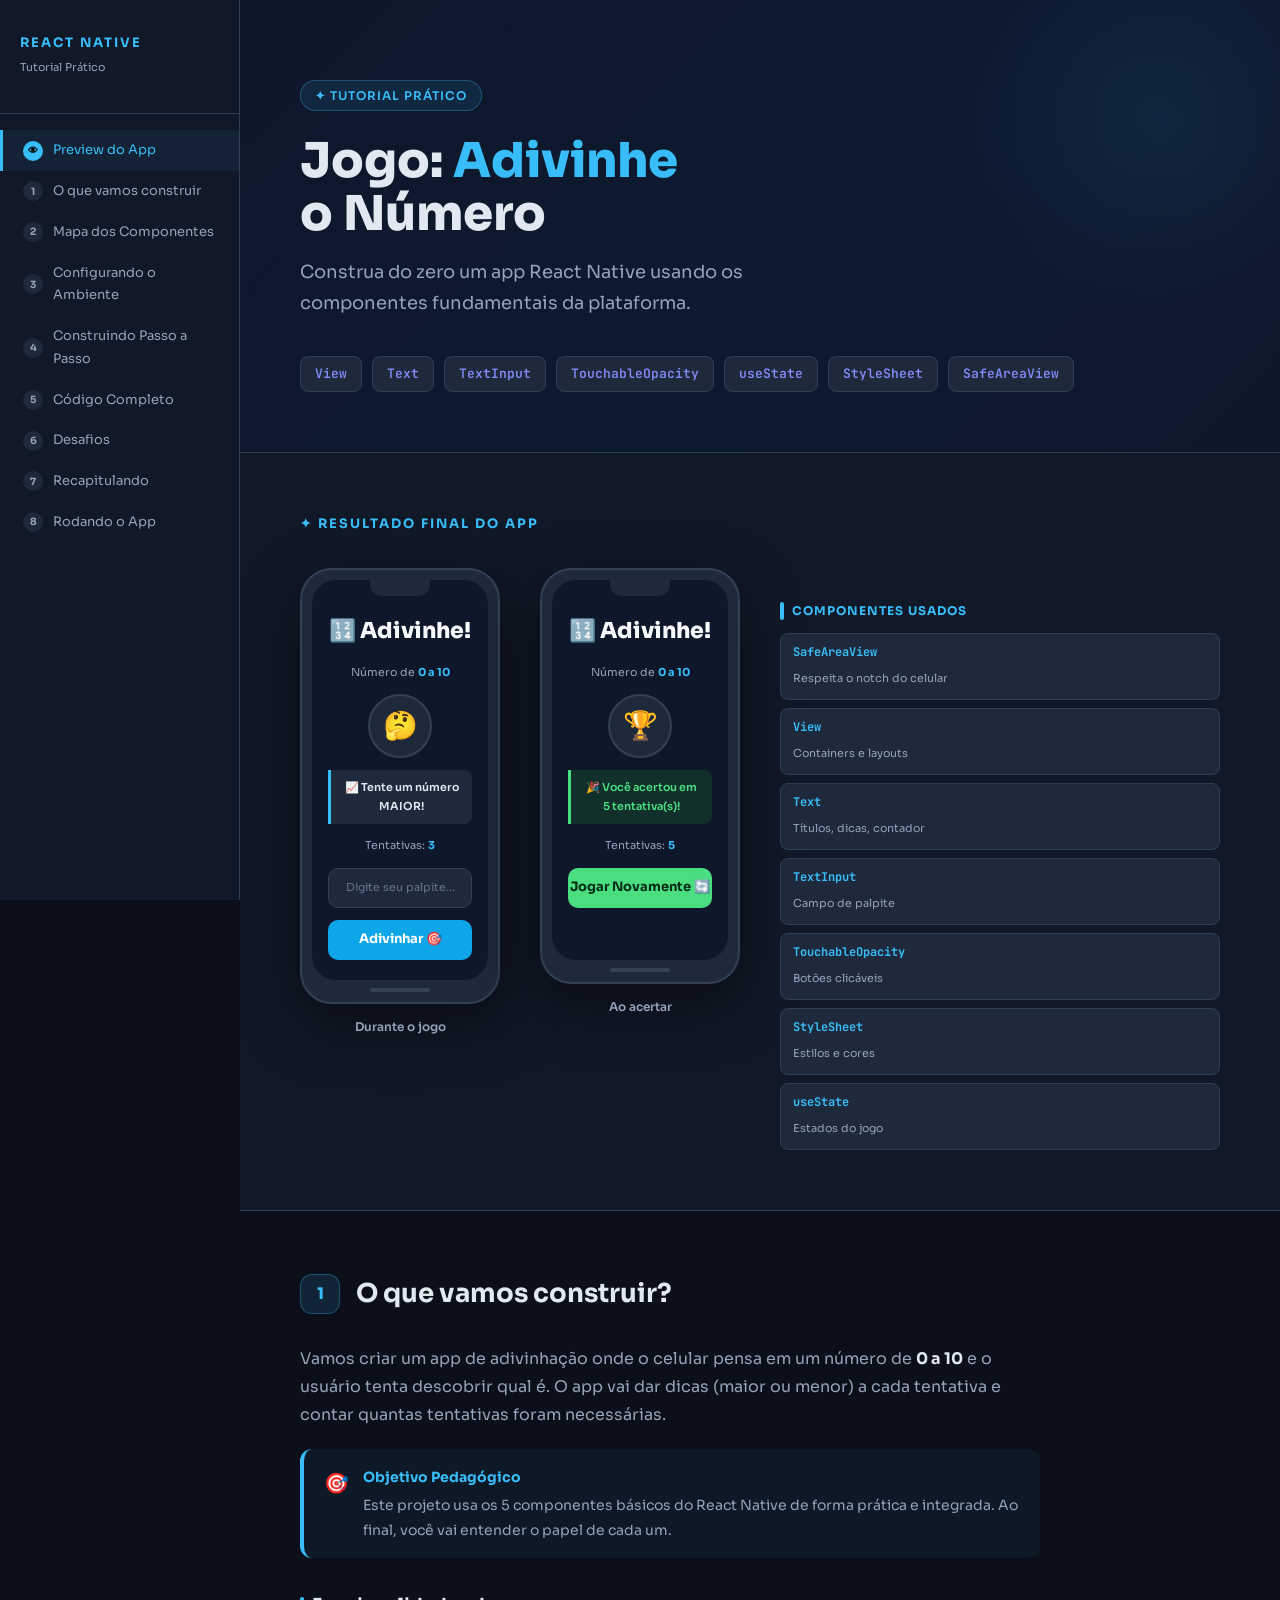
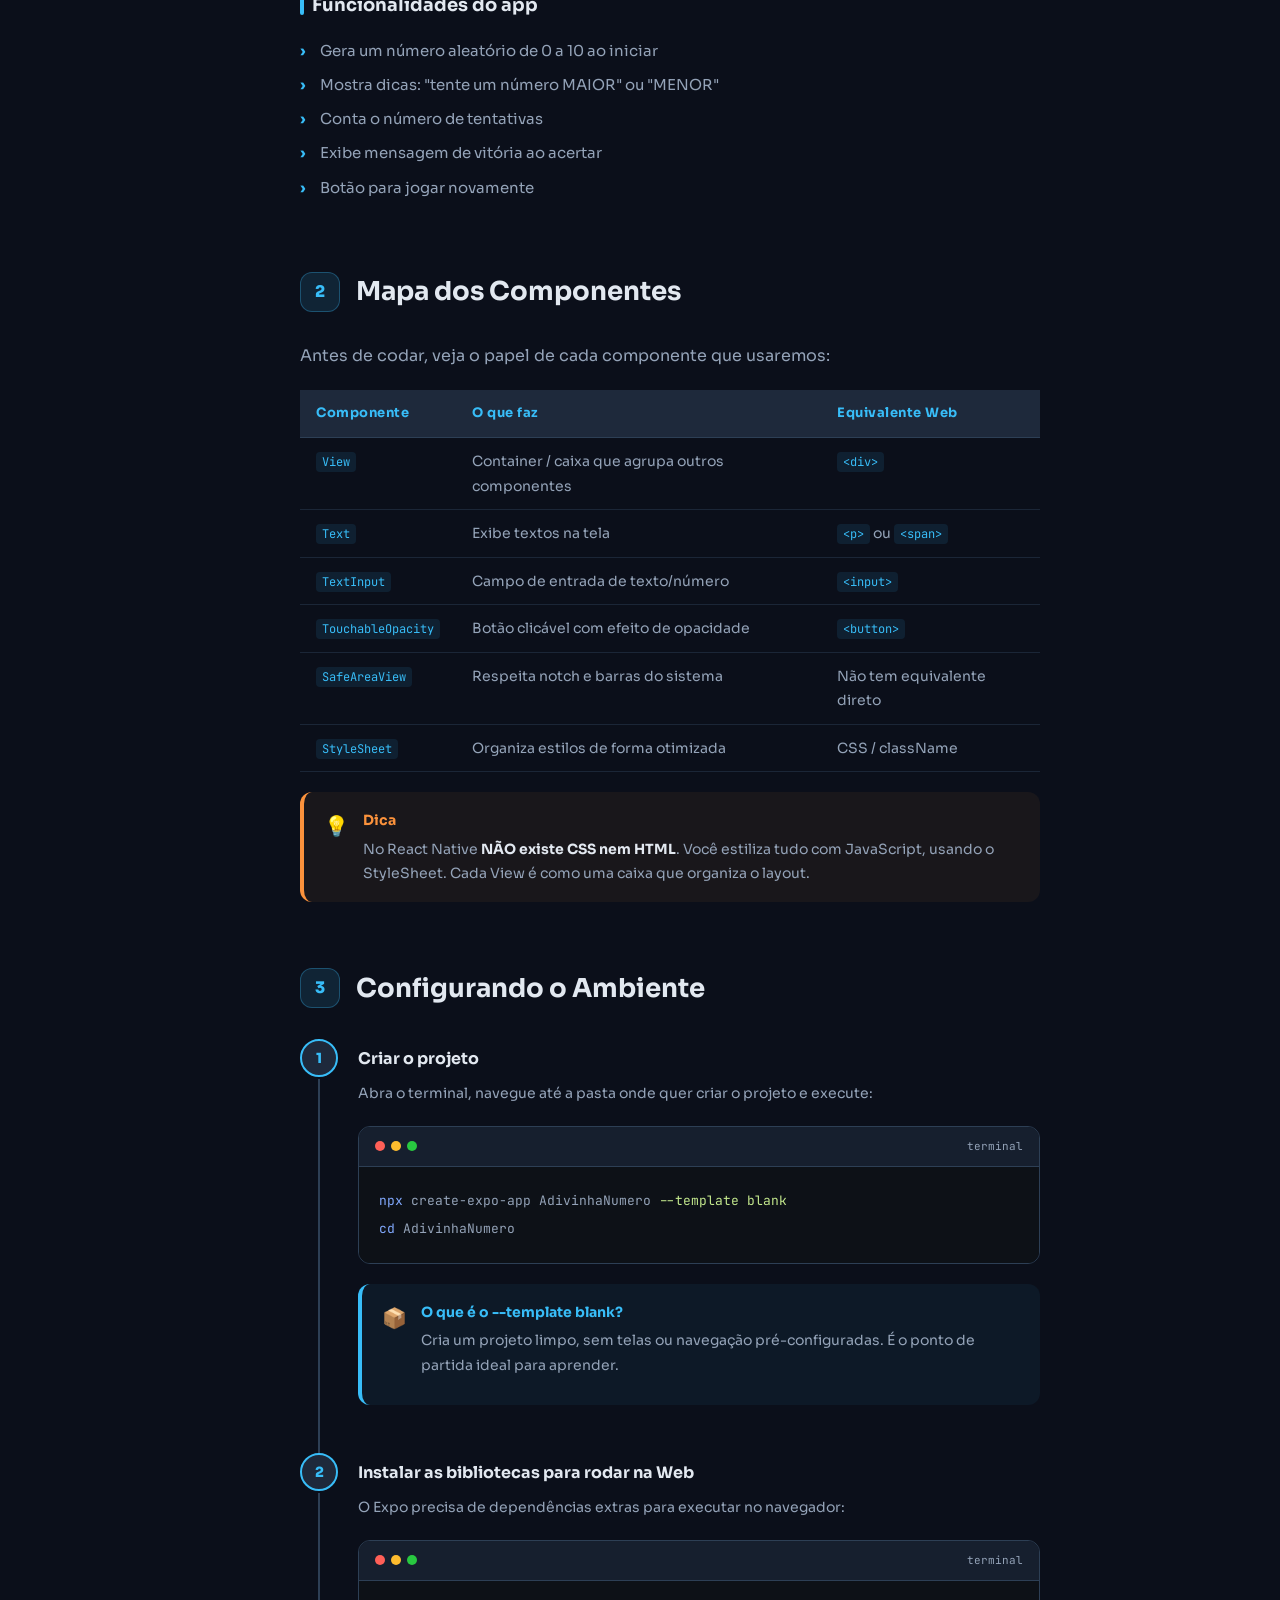
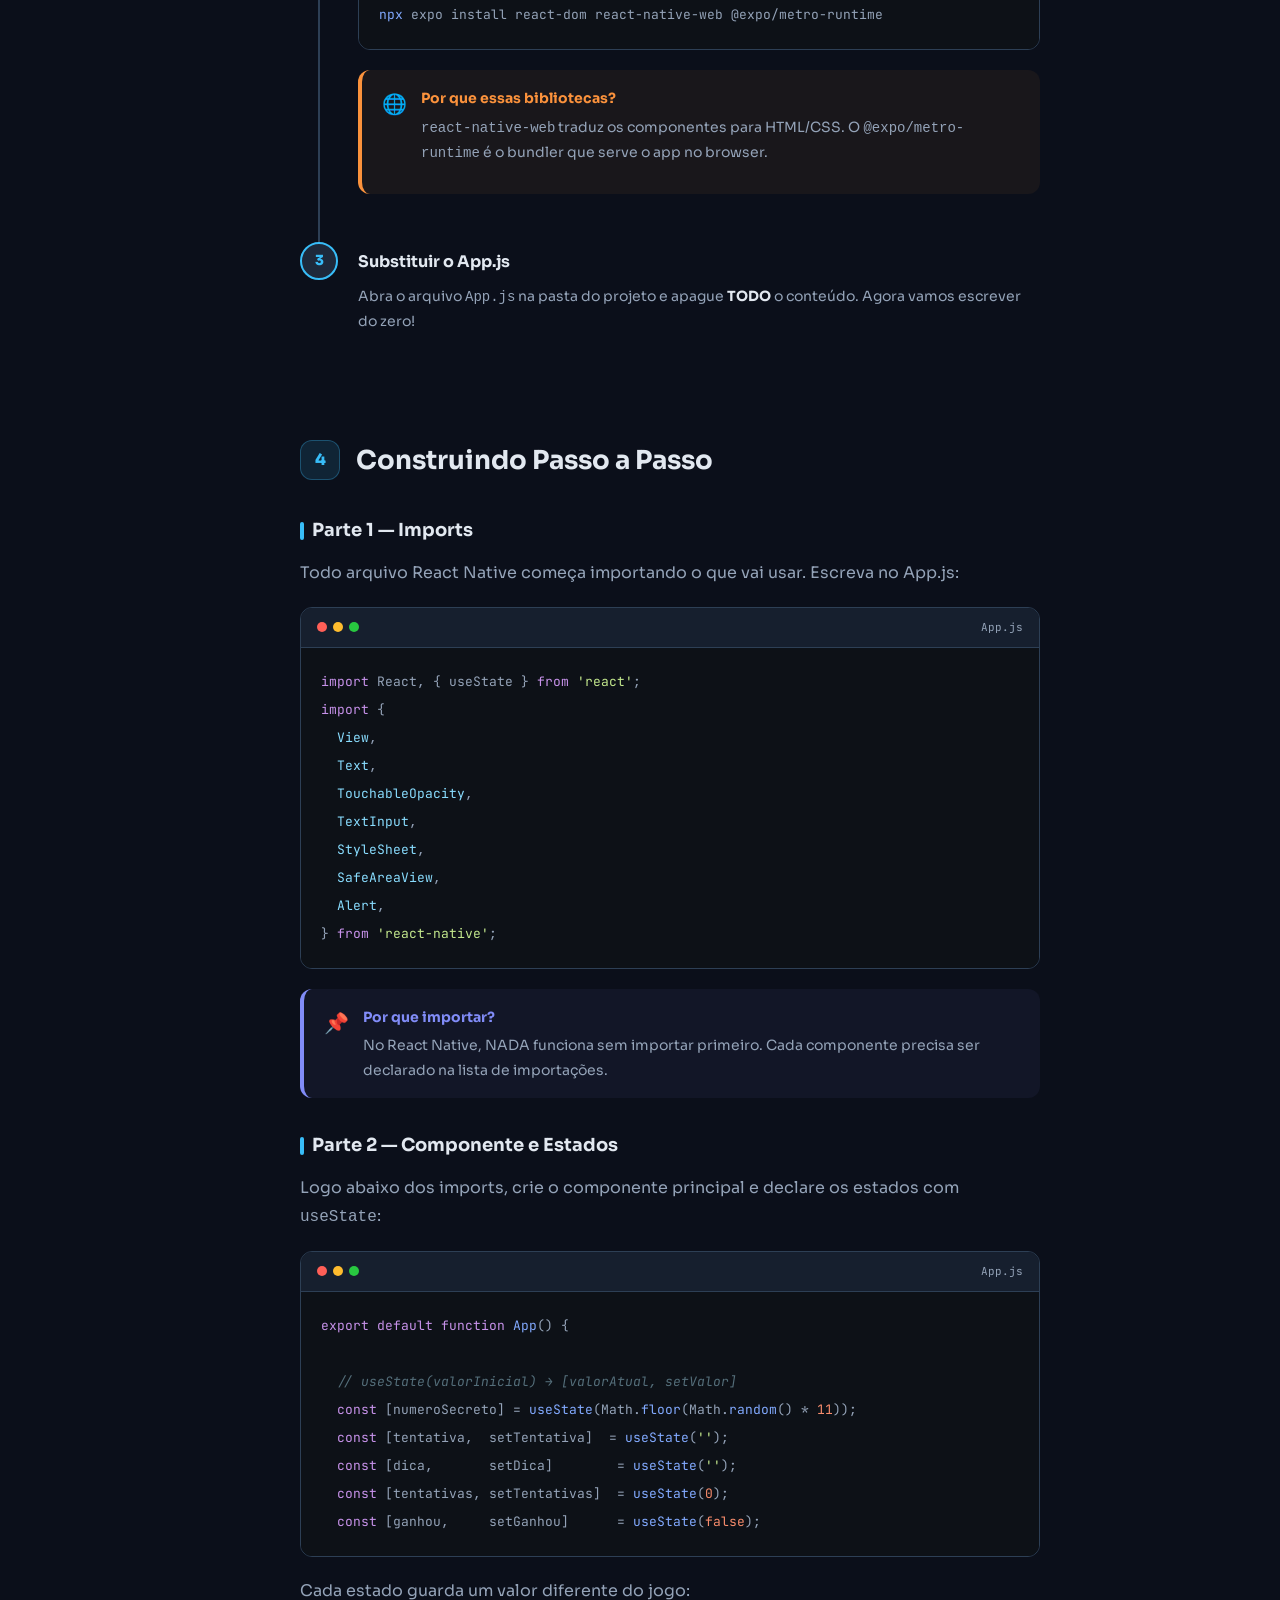
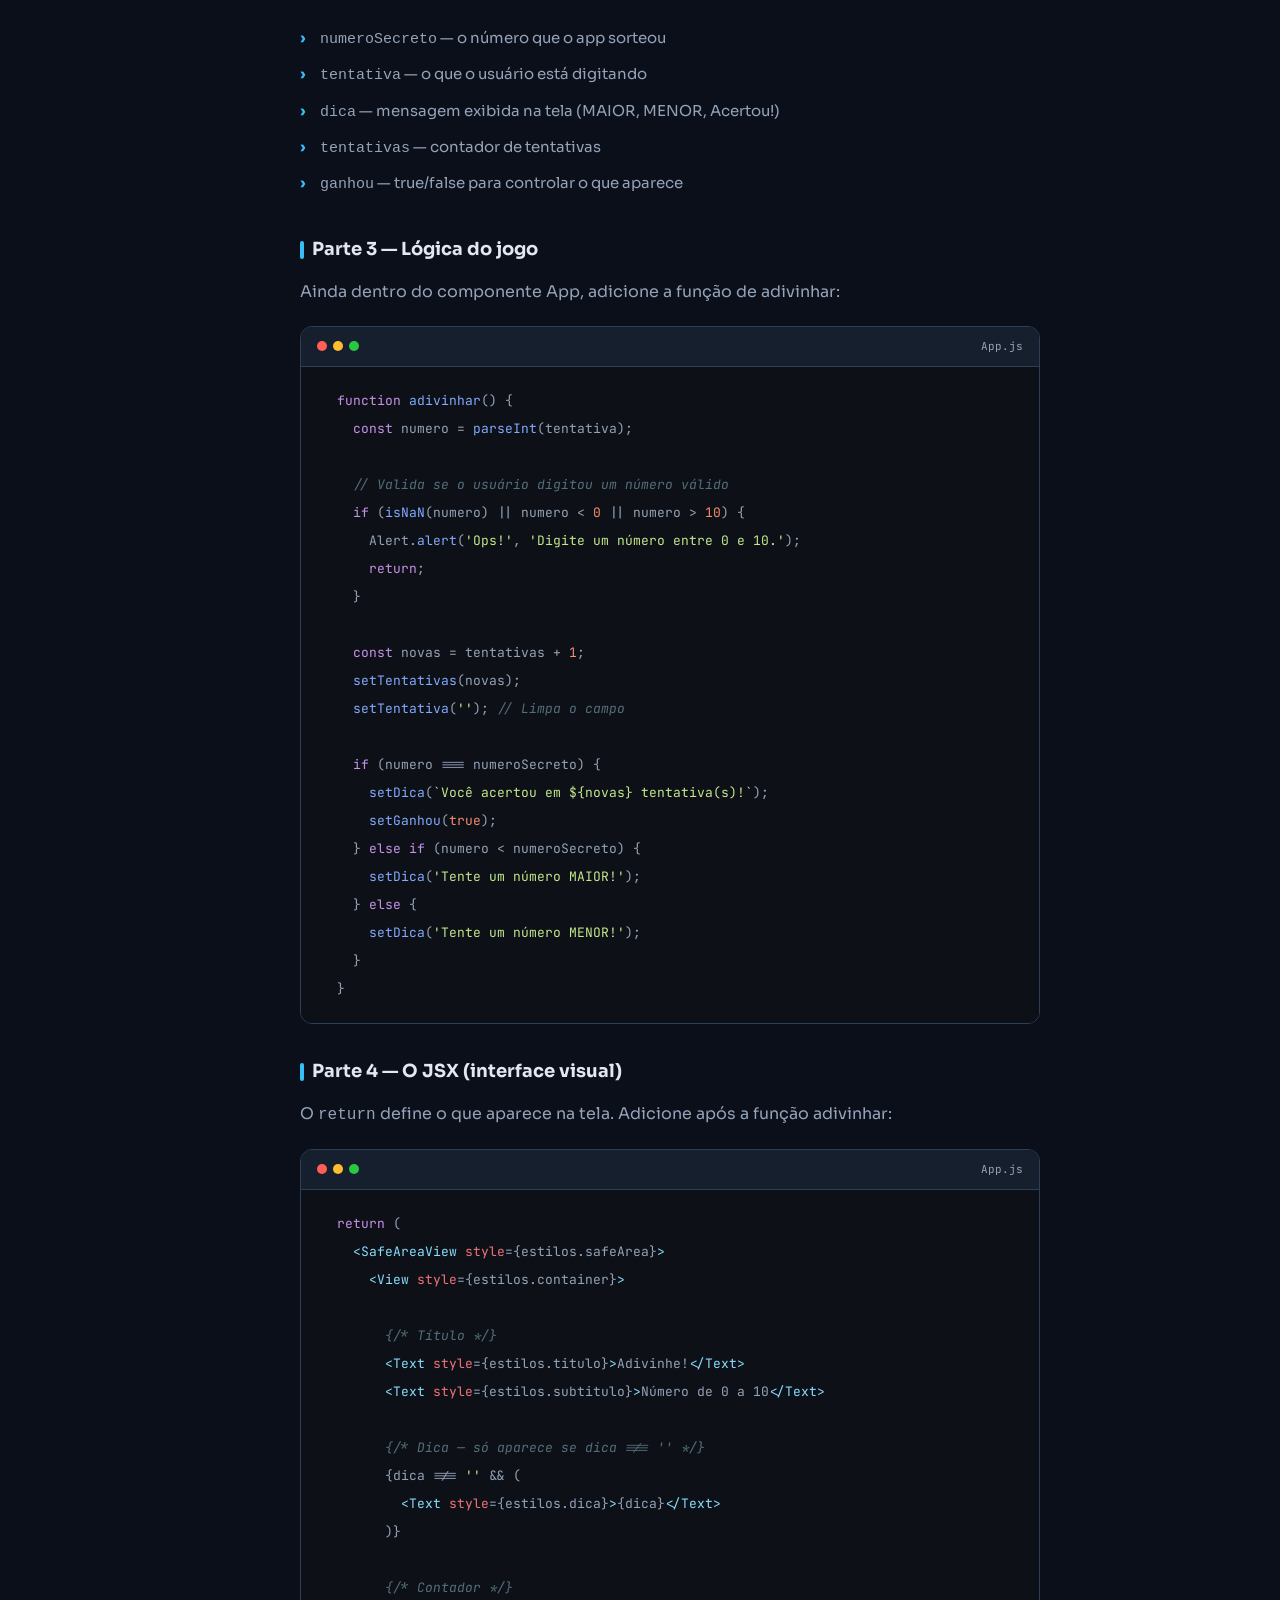
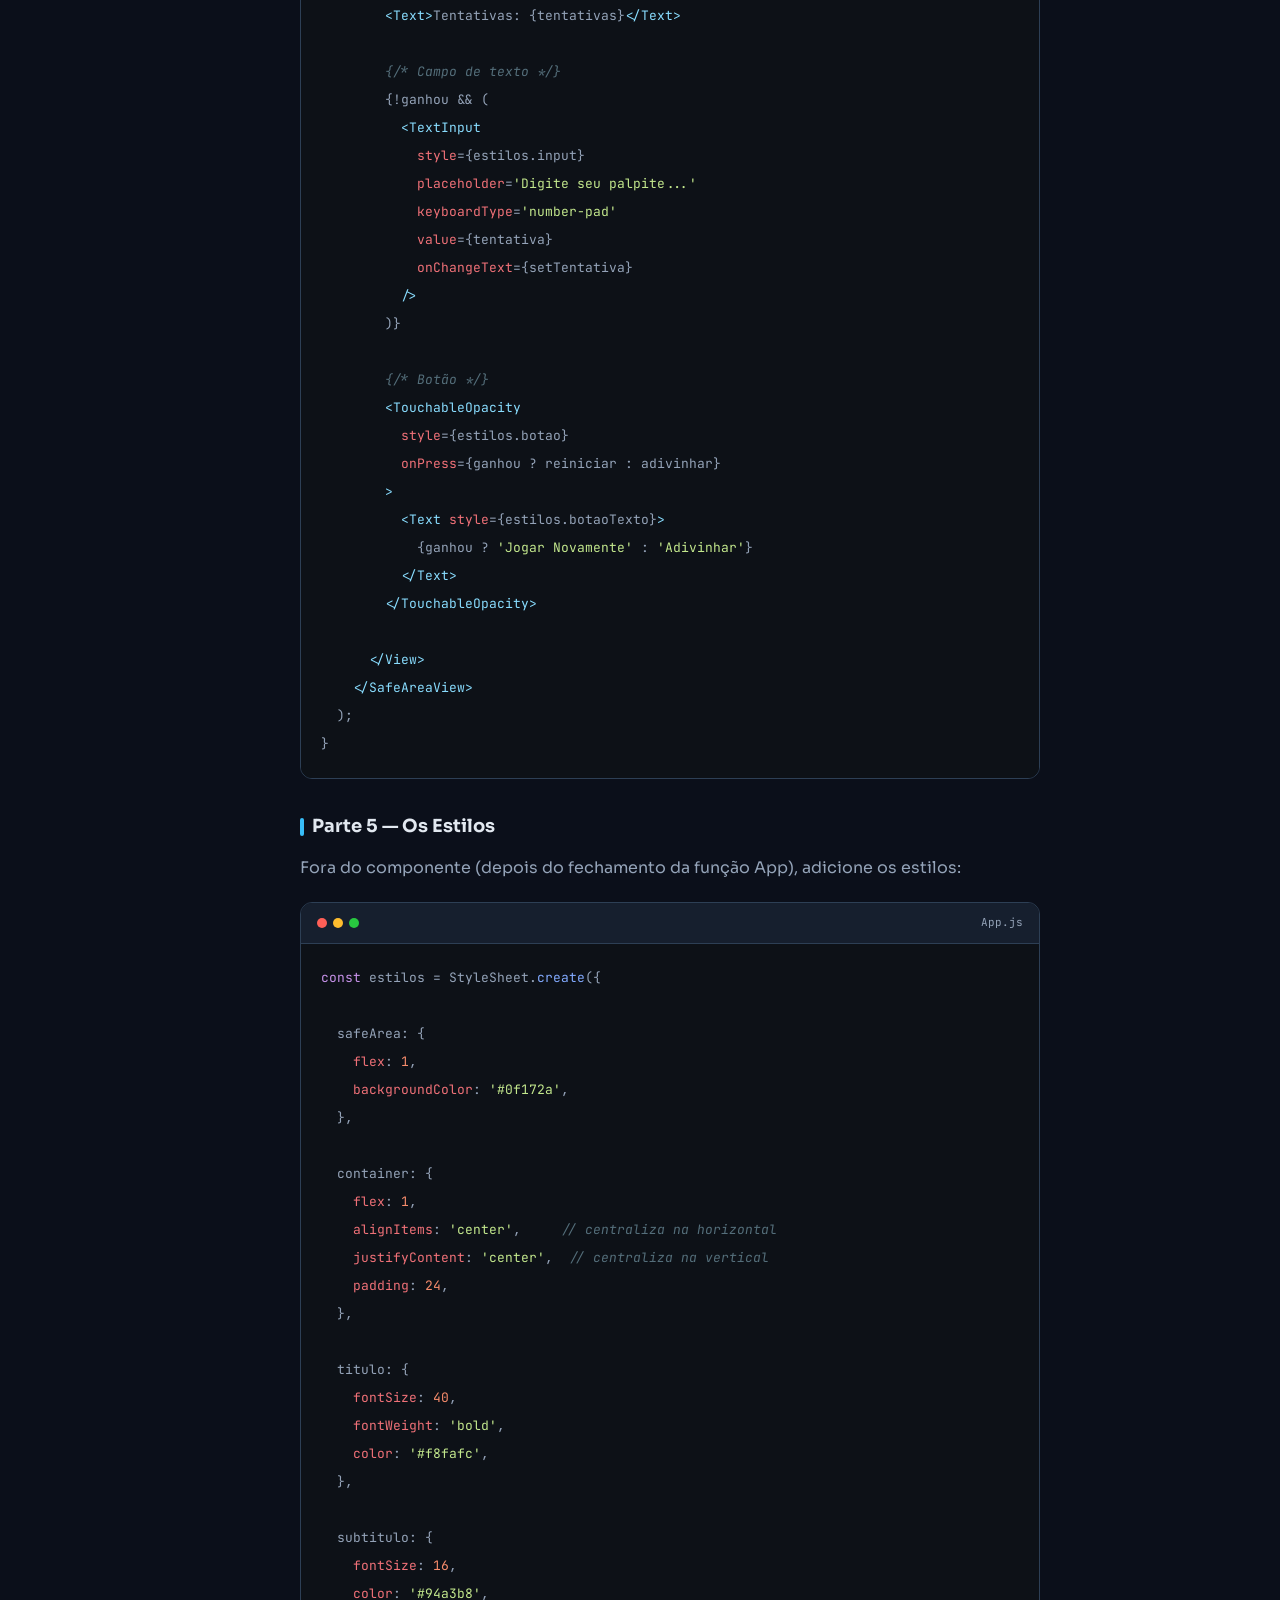
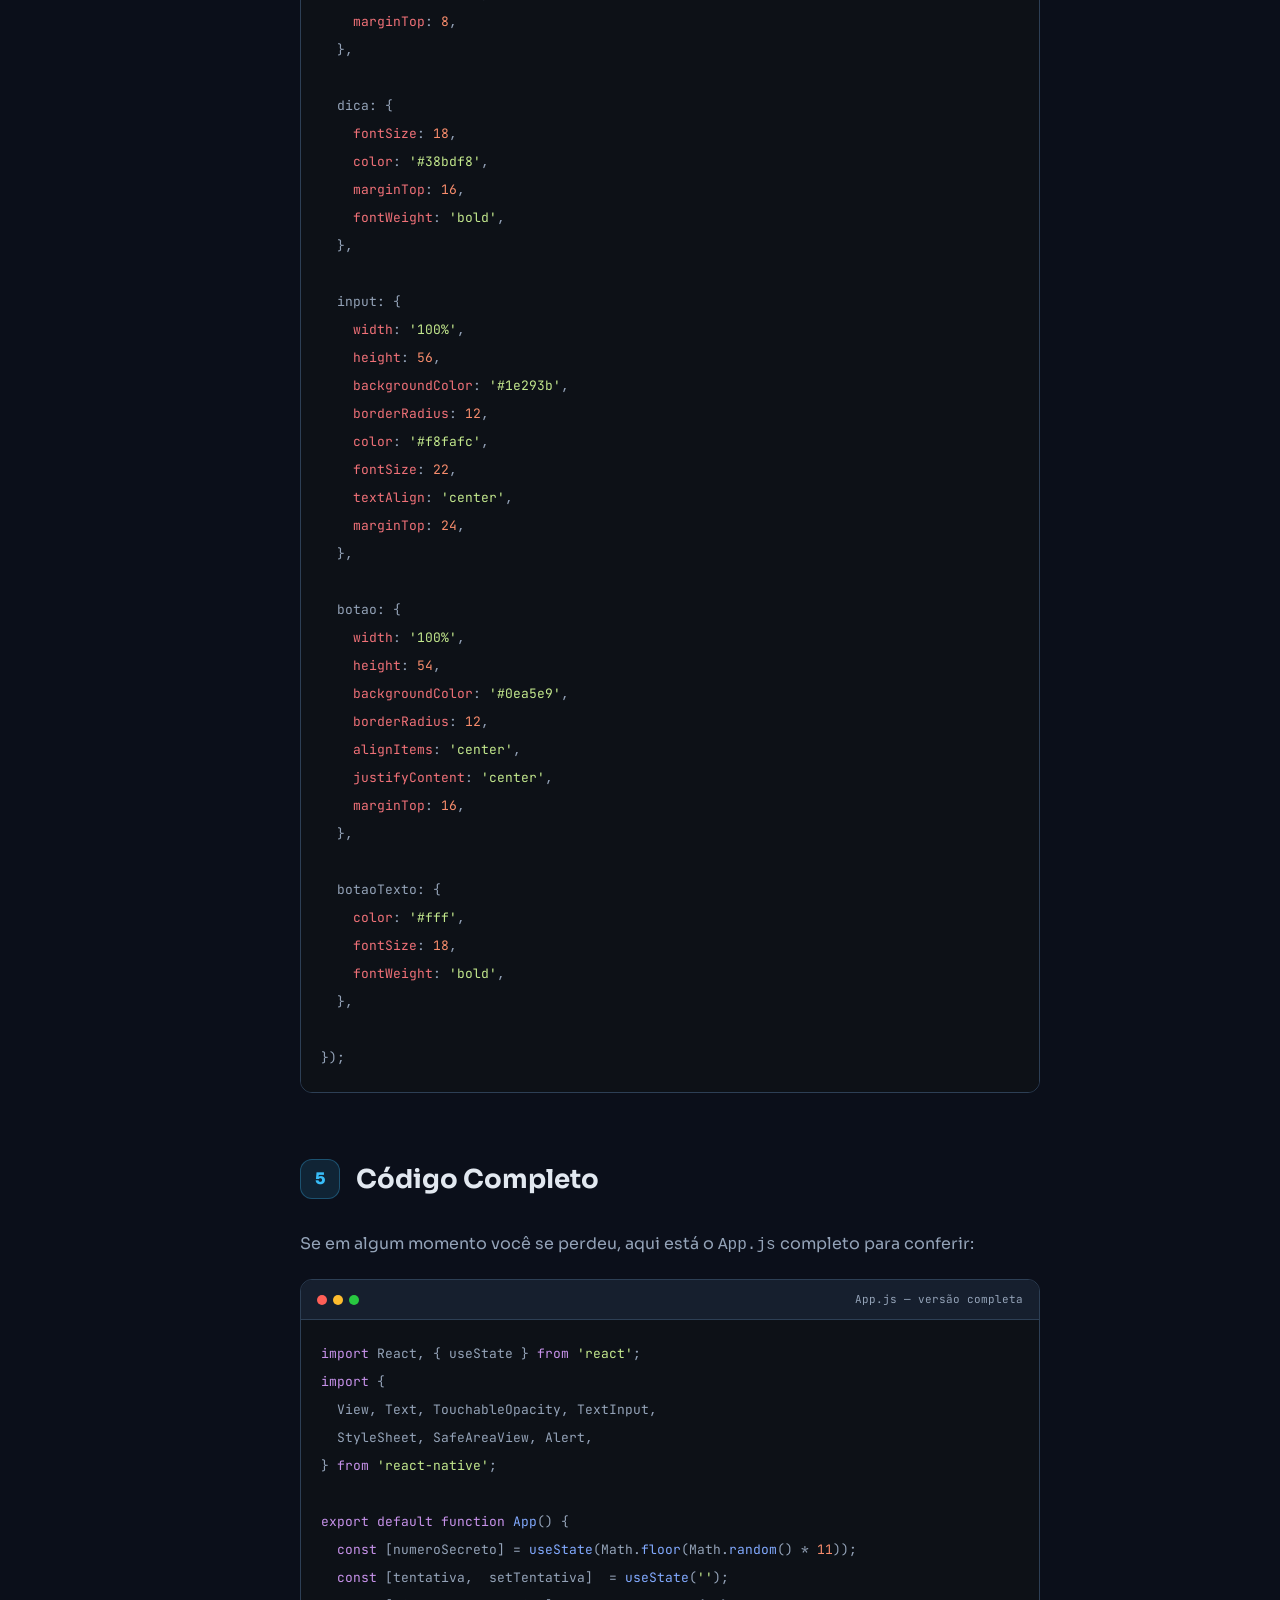
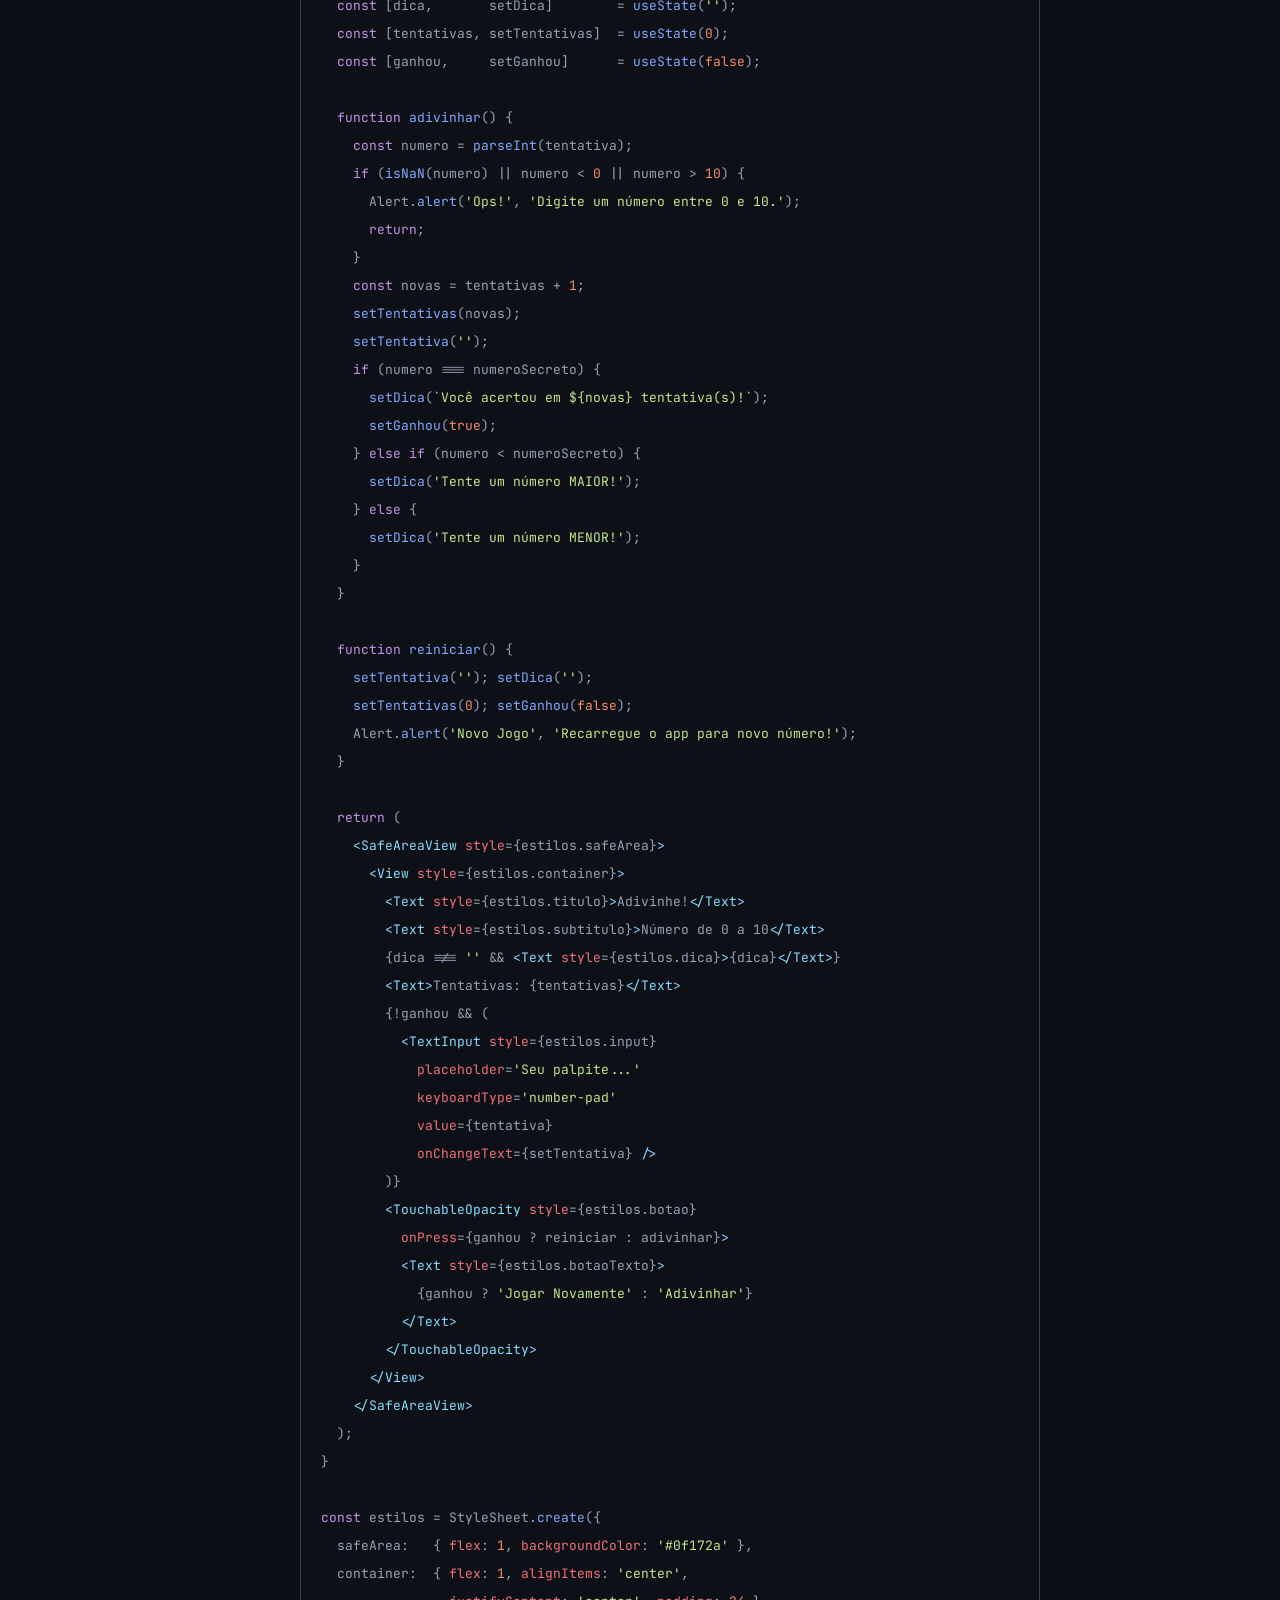
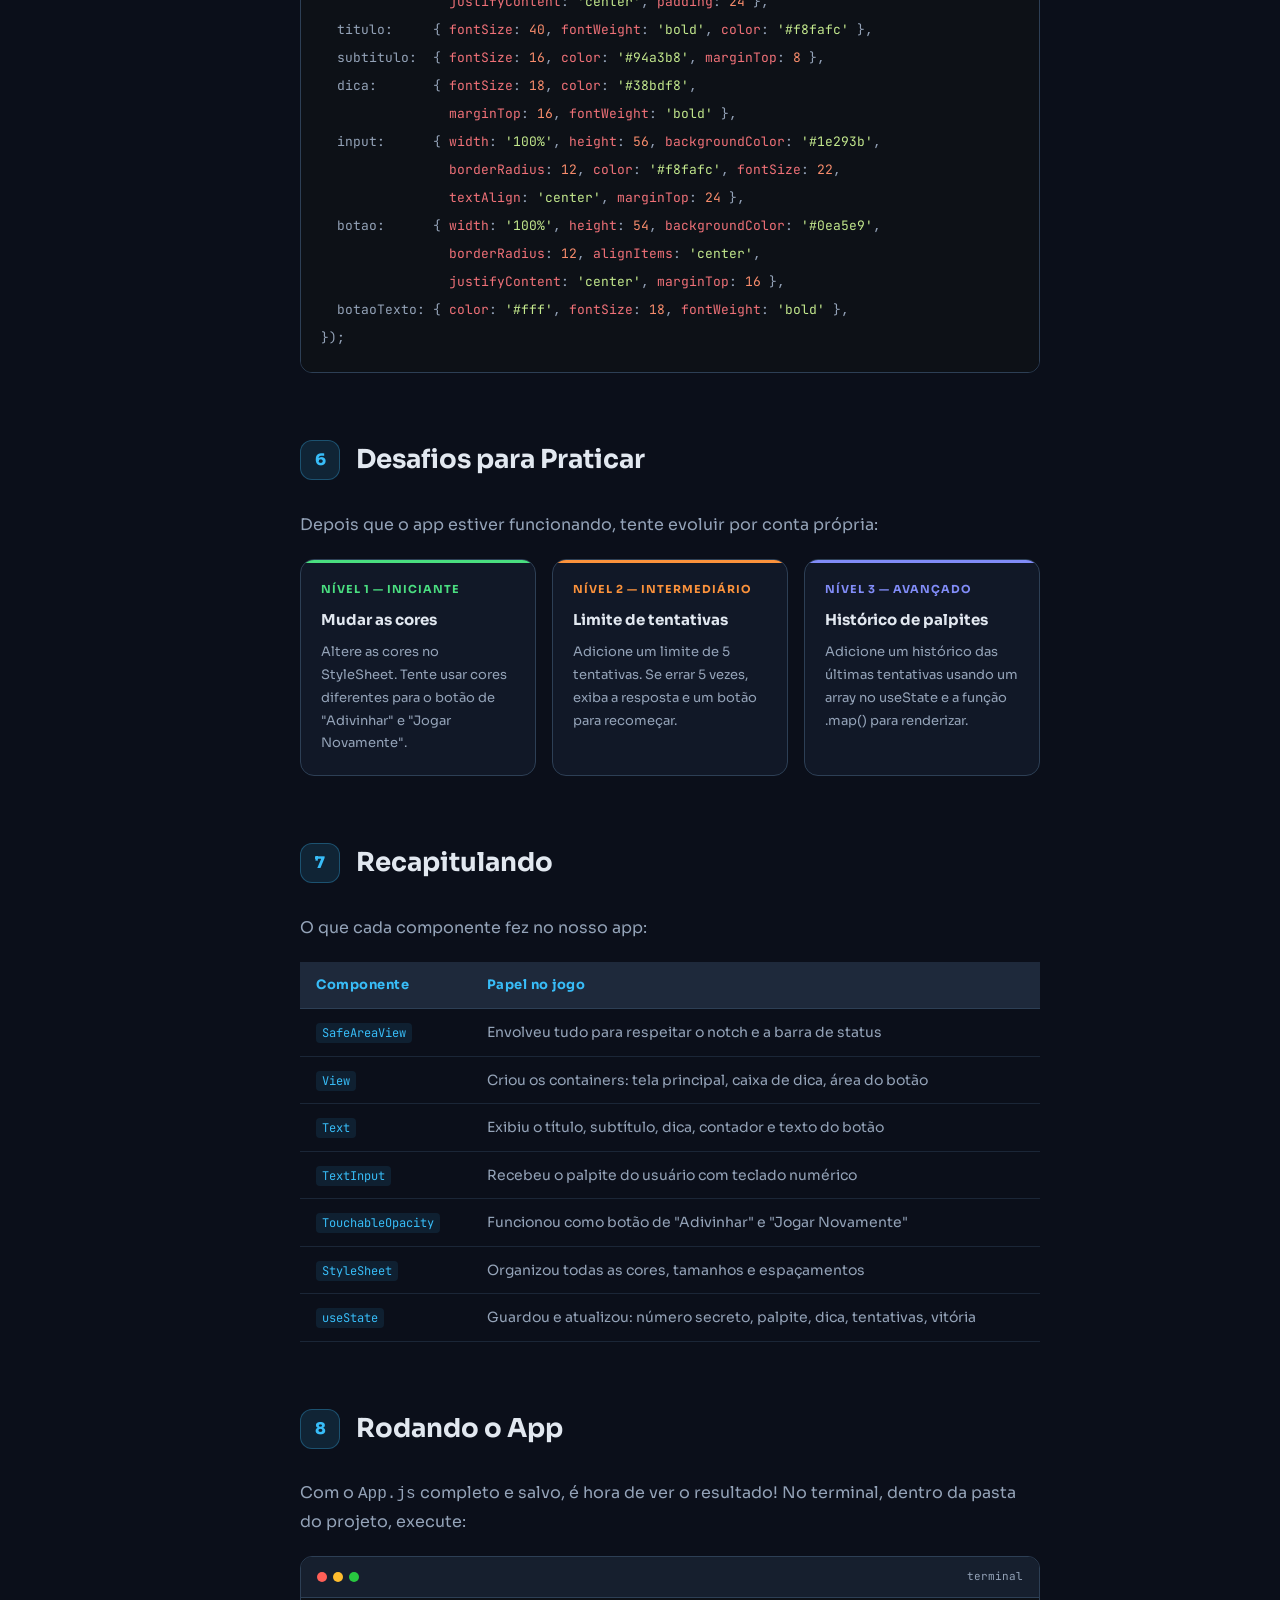
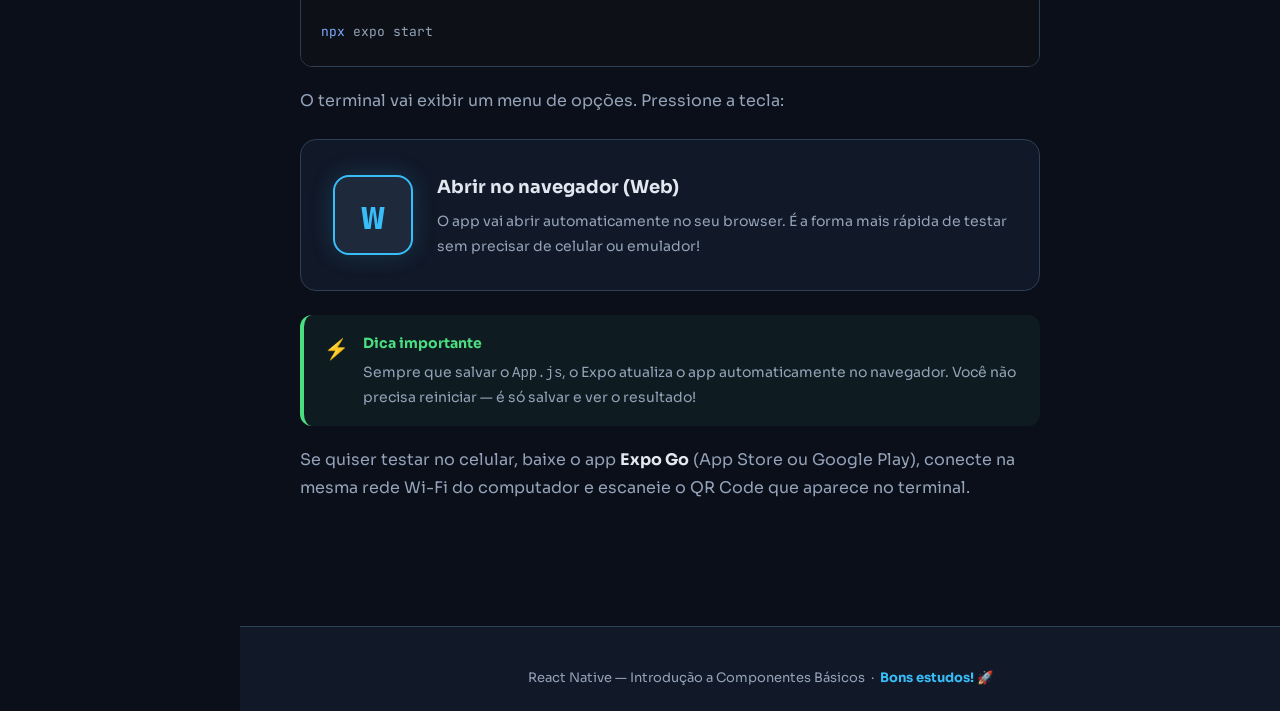
<file: tutorial-jogo-adivinhacao.html>
<!DOCTYPE html>
<html lang="pt-BR">
<head>
<meta charset="UTF-8">
<meta name="viewport" content="width=device-width, initial-scale=1.0">
<title>Tutorial React Native — Adivinhe o Número</title>
<link href="https://fonts.googleapis.com/css2?family=JetBrains+Mono:wght@400;700&family=Sora:wght@400;600;700;800&display=swap" rel="stylesheet">
<style>
  :root {
    --bg: #0b0f1a;
    --bg2: #111827;
    --bg3: #1e293b;
    --bg4: #273344;
    --accent: #38bdf8;
    --accent2: #818cf8;
    --green: #4ade80;
    --orange: #fb923c;
    --text: #e2e8f0;
    --muted: #94a3b8;
    --border: #2d3f55;
    --code-bg: #0d1117;
  }

  * { margin: 0; padding: 0; box-sizing: border-box; }

  body {
    background: var(--bg);
    color: var(--text);
    font-family: 'Sora', sans-serif;
    font-size: 16px;
    line-height: 1.75;
  }

  /* ── SIDEBAR ── */
  .sidebar {
    position: fixed;
    top: 0; left: 0;
    width: 240px;
    height: 100vh;
    background: var(--bg2);
    border-right: 1px solid var(--border);
    overflow-y: auto;
    padding: 28px 0;
    z-index: 100;
  }
  .sidebar-logo {
    padding: 0 20px 20px;
    border-bottom: 1px solid var(--border);
    margin-bottom: 16px;
  }
  .sidebar-logo span {
    font-size: 13px;
    font-weight: 700;
    color: var(--accent);
    letter-spacing: 2px;
    text-transform: uppercase;
  }
  .sidebar-logo p {
    font-size: 11px;
    color: var(--muted);
    margin-top: 2px;
  }
  .nav-item {
    display: flex;
    align-items: center;
    gap: 10px;
    padding: 9px 20px;
    font-size: 13px;
    color: var(--muted);
    cursor: pointer;
    border-left: 3px solid transparent;
    transition: all .2s;
    text-decoration: none;
  }
  .nav-item:hover { color: var(--text); background: var(--bg3); }
  .nav-item.active { color: var(--accent); border-left-color: var(--accent); background: rgba(56,189,248,.06); }
  .nav-num {
    width: 20px; height: 20px;
    border-radius: 50%;
    background: var(--bg3);
    display: flex; align-items: center; justify-content: center;
    font-size: 10px;
    font-weight: 700;
    flex-shrink: 0;
    color: var(--muted);
  }
  .nav-item.active .nav-num { background: var(--accent); color: #000; }

  /* ── MAIN ── */
  .main {
    margin-left: 240px;
    min-height: 100vh;
  }

  /* ── HERO ── */
  .hero {
    background: linear-gradient(135deg, #0f172a 0%, #0c1a30 60%, #0f172a 100%);
    border-bottom: 1px solid var(--border);
    padding: 80px 60px 60px;
    position: relative;
    overflow: hidden;
  }
  .hero::before {
    content: '';
    position: absolute;
    top: -80px; right: -80px;
    width: 400px; height: 400px;
    border-radius: 50%;
    background: radial-gradient(circle, rgba(56,189,248,.08) 0%, transparent 70%);
  }
  .hero-badge {
    display: inline-flex;
    align-items: center;
    gap: 6px;
    background: rgba(56,189,248,.1);
    border: 1px solid rgba(56,189,248,.3);
    border-radius: 20px;
    padding: 4px 14px;
    font-size: 12px;
    color: var(--accent);
    font-weight: 600;
    letter-spacing: 1px;
    text-transform: uppercase;
    margin-bottom: 24px;
  }
  .hero h1 {
    font-size: 48px;
    font-weight: 800;
    line-height: 1.1;
    margin-bottom: 16px;
  }
  .hero h1 span { color: var(--accent); }
  .hero p {
    font-size: 18px;
    color: var(--muted);
    max-width: 560px;
    margin-bottom: 36px;
  }
  .hero-tags {
    display: flex;
    flex-wrap: wrap;
    gap: 10px;
  }
  .tag {
    background: var(--bg3);
    border: 1px solid var(--border);
    border-radius: 8px;
    padding: 6px 14px;
    font-size: 13px;
    font-weight: 600;
    color: var(--accent2);
    font-family: 'JetBrains Mono', monospace;
  }

  /* ── MOCKUP SECTION ── */
  .preview-section {
    padding: 60px;
    border-bottom: 1px solid var(--border);
    background: var(--bg2);
  }
  .preview-section h2 {
    font-size: 13px;
    font-weight: 700;
    color: var(--accent);
    letter-spacing: 2px;
    text-transform: uppercase;
    margin-bottom: 32px;
  }
  .phones-wrap {
    display: flex;
    gap: 40px;
    align-items: flex-start;
    flex-wrap: wrap;
  }
  .phone-card {
    display: flex;
    flex-direction: column;
    align-items: center;
    gap: 12px;
  }
  .phone-frame {
    width: 200px;
    background: #1e293b;
    border-radius: 32px;
    padding: 10px;
    border: 2px solid #334155;
    box-shadow: 0 20px 60px rgba(0,0,0,.5);
  }
  .phone-screen {
    background: #0f172a;
    border-radius: 24px;
    padding: 32px 16px 20px;
    min-height: 380px;
    display: flex;
    flex-direction: column;
    align-items: center;
    gap: 12px;
    position: relative;
  }
  .phone-notch {
    position: absolute;
    top: 0; left: 50%;
    transform: translateX(-50%);
    width: 60px; height: 16px;
    background: #1e293b;
    border-radius: 0 0 12px 12px;
  }
  .phone-title { font-size: 22px; font-weight: 800; color: #f8fafc; }
  .phone-sub { font-size: 11px; color: #94a3b8; }
  .phone-sub b { color: #38bdf8; }
  .phone-icon {
    width: 64px; height: 64px;
    border-radius: 50%;
    background: #1e293b;
    border: 2px solid #334155;
    display: flex; align-items: center; justify-content: center;
    font-size: 28px;
  }
  .phone-hint {
    width: 100%;
    background: #1e293b;
    border-left: 3px solid #38bdf8;
    border-radius: 0 8px 8px 0;
    padding: 8px 12px;
    font-size: 11px;
    font-weight: 600;
    color: #e2e8f0;
    text-align: center;
  }
  .phone-hint.win { border-left-color: #4ade80; background: rgba(20,83,45,.4); color: #4ade80; }
  .phone-counter { font-size: 11px; color: #94a3b8; }
  .phone-counter b { color: #38bdf8; }
  .phone-input {
    width: 100%;
    background: #1e293b;
    border: 1px solid #334155;
    border-radius: 10px;
    height: 40px;
    display: flex; align-items: center; justify-content: center;
    font-size: 11px;
    color: #64748b;
  }
  .phone-btn {
    width: 100%;
    height: 40px;
    border-radius: 10px;
    display: flex; align-items: center; justify-content: center;
    font-size: 13px;
    font-weight: 700;
    color: #fff;
  }
  .phone-btn.blue { background: #0ea5e9; }
  .phone-btn.green { background: #4ade80; color: #052e16; }
  .phone-label {
    font-size: 12px;
    color: var(--muted);
    font-weight: 600;
  }
  .phone-home {
    width: 60px; height: 4px;
    background: #334155;
    border-radius: 4px;
    margin: 8px auto 0;
  }
  .components-legend {
    display: flex;
    flex-direction: column;
    gap: 8px;
    flex: 1;
    min-width: 200px;
  }
  .components-legend h3 {
    font-size: 12px;
    font-weight: 700;
    color: var(--accent);
    letter-spacing: 1px;
    text-transform: uppercase;
    margin-bottom: 4px;
  }
  .legend-item {
    background: var(--bg3);
    border: 1px solid var(--border);
    border-radius: 8px;
    padding: 8px 12px;
  }
  .legend-item strong {
    display: block;
    font-size: 12px;
    font-family: 'JetBrains Mono', monospace;
    color: var(--accent);
  }
  .legend-item span { font-size: 11px; color: var(--muted); }

  /* ── CONTENT ── */
  .content {
    padding: 60px;
    max-width: 860px;
  }

  .section { margin-bottom: 64px; }

  .section-header {
    display: flex;
    align-items: center;
    gap: 16px;
    margin-bottom: 28px;
  }
  .section-num {
    width: 40px; height: 40px;
    border-radius: 12px;
    background: rgba(56,189,248,.12);
    border: 1px solid rgba(56,189,248,.3);
    display: flex; align-items: center; justify-content: center;
    font-size: 16px;
    font-weight: 800;
    color: var(--accent);
    flex-shrink: 0;
  }
  .section-header h2 {
    font-size: 26px;
    font-weight: 700;
    color: var(--text);
  }

  h3 {
    font-size: 18px;
    font-weight: 700;
    color: var(--text);
    margin: 32px 0 12px;
    display: flex;
    align-items: center;
    gap: 8px;
  }
  h3::before {
    content: '';
    display: inline-block;
    width: 4px; height: 18px;
    background: var(--accent);
    border-radius: 2px;
  }

  p { color: var(--muted); margin-bottom: 16px; }
  p b { color: var(--text); }

  ul { margin: 0 0 16px 0; padding-left: 0; list-style: none; }
  ul li {
    color: var(--muted);
    padding: 4px 0 4px 20px;
    position: relative;
    font-size: 15px;
  }
  ul li::before {
    content: '›';
    position: absolute; left: 0;
    color: var(--accent);
    font-weight: 700;
  }

  /* ── CALLOUT BOXES ── */
  .callout {
    border-radius: 12px;
    padding: 16px 20px;
    margin: 20px 0;
    border-left: 4px solid;
    display: flex;
    gap: 14px;
  }
  .callout-icon { font-size: 20px; flex-shrink: 0; margin-top: 1px; }
  .callout-body strong {
    display: block;
    font-size: 14px;
    font-weight: 700;
    margin-bottom: 4px;
  }
  .callout-body p { font-size: 14px; margin: 0; }
  .callout.blue { background: rgba(56,189,248,.06); border-color: var(--accent); }
  .callout.blue .callout-body strong { color: var(--accent); }
  .callout.green { background: rgba(74,222,128,.06); border-color: var(--green); }
  .callout.green .callout-body strong { color: var(--green); }
  .callout.orange { background: rgba(251,146,60,.06); border-color: var(--orange); }
  .callout.orange .callout-body strong { color: var(--orange); }
  .callout.purple { background: rgba(129,140,248,.06); border-color: var(--accent2); }
  .callout.purple .callout-body strong { color: var(--accent2); }

  /* ── TABLE ── */
  .table-wrap { overflow-x: auto; margin: 20px 0; }
  table { width: 100%; border-collapse: collapse; font-size: 14px; }
  th {
    background: var(--bg3);
    color: var(--accent);
    font-weight: 700;
    text-align: left;
    padding: 12px 16px;
    font-size: 13px;
    letter-spacing: .5px;
    border-bottom: 1px solid var(--border);
  }
  td {
    padding: 11px 16px;
    color: var(--muted);
    border-bottom: 1px solid rgba(45,63,85,.5);
    vertical-align: top;
  }
  tr:hover td { background: rgba(255,255,255,.02); }
  td code, th code {
    font-family: 'JetBrains Mono', monospace;
    font-size: 12px;
    color: var(--accent);
    background: rgba(56,189,248,.1);
    padding: 2px 6px;
    border-radius: 4px;
  }

  /* ── CODE BLOCKS — COPY PROTECTED ── */
  .code-block {
    position: relative;
    margin: 20px 0;
    border-radius: 12px;
    overflow: hidden;
    border: 1px solid var(--border);
  }
  .code-header {
    background: #161f2e;
    padding: 10px 16px;
    display: flex;
    align-items: center;
    justify-content: space-between;
    border-bottom: 1px solid var(--border);
  }
  .code-dots { display: flex; gap: 6px; }
  .code-dots span {
    width: 10px; height: 10px;
    border-radius: 50%;
  }
  .code-dots span:nth-child(1) { background: #ff5f57; }
  .code-dots span:nth-child(2) { background: #febc2e; }
  .code-dots span:nth-child(3) { background: #28c840; }
  .code-label {
    font-size: 11px;
    color: var(--muted);
    font-family: 'JetBrains Mono', monospace;
  }
  pre {
    background: var(--code-bg);
    padding: 20px 20px;
    overflow-x: auto;
    margin: 0;
  }
  pre code {
    font-family: 'JetBrains Mono', monospace;
    font-size: 13px;
    line-height: 1.8;
    color: #94a3b8;
  }

  /* Syntax highlight */
  .kw { color: #c792ea; }
  .fn { color: #82aaff; }
  .str { color: #c3e88d; }
  .num { color: #f78c6c; }
  .cmt { color: #546e7a; font-style: italic; }
  .comp { color: #89ddff; }
  .prop { color: #f07178; }

  /* Copy blocker overlay - REMOVED */

  /* ── RUN SECTION ── */
  .run-box {
    background: var(--bg2);
    border: 1px solid var(--border);
    border-radius: 16px;
    padding: 32px;
    margin: 24px 0;
    display: flex;
    gap: 24px;
    align-items: center;
  }
  .run-key {
    width: 80px; height: 80px;
    border-radius: 16px;
    background: var(--bg3);
    border: 2px solid var(--accent);
    display: flex; align-items: center; justify-content: center;
    font-size: 40px;
    font-weight: 800;
    color: var(--accent);
    font-family: 'JetBrains Mono', monospace;
    flex-shrink: 0;
    box-shadow: 0 0 24px rgba(56,189,248,.2);
  }
  .run-info h3 { font-size: 18px; color: var(--text); margin: 0 0 6px; }
  .run-info h3::before { display: none; }
  .run-info p { margin: 0; font-size: 14px; }

  /* ── STEPS ── */
  .steps { display: flex; flex-direction: column; gap: 0; margin: 20px 0; }
  .step {
    display: flex;
    gap: 20px;
    position: relative;
  }
  .step:not(:last-child)::before {
    content: '';
    position: absolute;
    left: 18px; top: 40px;
    width: 2px;
    height: calc(100% - 10px);
    background: var(--border);
  }
  .step-circle {
    width: 38px; height: 38px;
    border-radius: 50%;
    background: var(--bg3);
    border: 2px solid var(--accent);
    display: flex; align-items: center; justify-content: center;
    font-size: 14px;
    font-weight: 800;
    color: var(--accent);
    flex-shrink: 0;
    z-index: 1;
  }
  .step-body { padding-bottom: 28px; flex: 1; }
  .step-body h4 {
    font-size: 16px;
    font-weight: 700;
    color: var(--text);
    margin-bottom: 8px;
    padding-top: 6px;
  }
  .step-body p { font-size: 14px; margin-bottom: 12px; }

  /* ── CHALLENGES ── */
  .challenges { display: grid; grid-template-columns: repeat(auto-fit, minmax(220px, 1fr)); gap: 16px; margin: 20px 0; }
  .challenge-card {
    background: var(--bg2);
    border: 1px solid var(--border);
    border-radius: 14px;
    padding: 20px;
    position: relative;
    overflow: hidden;
  }
  .challenge-card::before {
    content: '';
    position: absolute;
    top: 0; left: 0; right: 0;
    height: 3px;
  }
  .challenge-card.c1::before { background: var(--green); }
  .challenge-card.c2::before { background: var(--orange); }
  .challenge-card.c3::before { background: var(--accent2); }
  .challenge-badge {
    font-size: 11px;
    font-weight: 700;
    letter-spacing: 1px;
    text-transform: uppercase;
    margin-bottom: 8px;
  }
  .challenge-card.c1 .challenge-badge { color: var(--green); }
  .challenge-card.c2 .challenge-badge { color: var(--orange); }
  .challenge-card.c3 .challenge-badge { color: var(--accent2); }
  .challenge-card h4 { font-size: 15px; font-weight: 700; color: var(--text); margin-bottom: 8px; }
  .challenge-card p { font-size: 13px; color: var(--muted); margin: 0; }

  /* ── FOOTER ── */
  .footer {
    margin-left: 240px;
    padding: 40px 60px;
    border-top: 1px solid var(--border);
    background: var(--bg2);
    text-align: center;
  }
  .footer p { font-size: 13px; color: var(--muted); margin: 0; }
  .footer strong { color: var(--accent); }

  /* ── SCROLL PROGRESS ── */
  .progress-bar {
    position: fixed;
    top: 0; left: 240px; right: 0;
    height: 3px;
    background: linear-gradient(90deg, var(--accent), var(--accent2));
    transform-origin: left;
    transform: scaleX(0);
    z-index: 200;
    transition: transform .1s;
  }

  @media (max-width: 768px) {
    .sidebar { display: none; }
    .main, .footer { margin-left: 0; }
    .progress-bar { left: 0; }
    .hero, .content, .preview-section { padding: 32px 20px; }
  }
</style>
</head>
<body>

<!-- Progress bar -->
<div class="progress-bar" id="progress"></div>

<!-- Sidebar -->
<nav class="sidebar">
  <div class="sidebar-logo">
    <span>React Native</span>
    <p>Tutorial Prático</p>
  </div>
  <a class="nav-item active" href="#secao-preview" onclick="scrollTo('secao-preview')">
    <span class="nav-num">👁</span> Preview do App
  </a>
  <a class="nav-item" href="#secao-1" onclick="scrollTo('secao-1')">
    <span class="nav-num">1</span> O que vamos construir
  </a>
  <a class="nav-item" href="#secao-2" onclick="scrollTo('secao-2')">
    <span class="nav-num">2</span> Mapa dos Componentes
  </a>
  <a class="nav-item" href="#secao-3" onclick="scrollTo('secao-3')">
    <span class="nav-num">3</span> Configurando o Ambiente
  </a>
  <a class="nav-item" href="#secao-4" onclick="scrollTo('secao-4')">
    <span class="nav-num">4</span> Construindo Passo a Passo
  </a>
  <a class="nav-item" href="#secao-5" onclick="scrollTo('secao-5')">
    <span class="nav-num">5</span> Código Completo
  </a>
  <a class="nav-item" href="#secao-6" onclick="scrollTo('secao-6')">
    <span class="nav-num">6</span> Desafios
  </a>
  <a class="nav-item" href="#secao-7" onclick="scrollTo('secao-7')">
    <span class="nav-num">7</span> Recapitulando
  </a>
  <a class="nav-item" href="#secao-8" onclick="scrollTo('secao-8')">
    <span class="nav-num">8</span> Rodando o App
  </a>
</nav>

<!-- Main -->
<div class="main">

  <!-- Hero -->
  <div class="hero">
    <div class="hero-badge">✦ Tutorial Prático</div>
    <h1>Jogo: <span>Adivinhe</span><br>o Número</h1>
    <p>Construa do zero um app React Native usando os componentes fundamentais da plataforma.</p>
    <div class="hero-tags">
      <span class="tag">View</span>
      <span class="tag">Text</span>
      <span class="tag">TextInput</span>
      <span class="tag">TouchableOpacity</span>
      <span class="tag">useState</span>
      <span class="tag">StyleSheet</span>
      <span class="tag">SafeAreaView</span>
    </div>
  </div>

  <!-- Preview -->
  <div class="preview-section" id="secao-preview">
    <h2>✦ Resultado final do app</h2>
    <div class="phones-wrap">

      <div class="phone-card">
        <div class="phone-frame">
          <div class="phone-screen">
            <div class="phone-notch"></div>
            <div class="phone-title">🔢 Adivinhe!</div>
            <div class="phone-sub">Número de <b>0 a 10</b></div>
            <div class="phone-icon">🤔</div>
            <div class="phone-hint">📈 Tente um número MAIOR!</div>
            <div class="phone-counter">Tentativas: <b>3</b></div>
            <div class="phone-input">Digite seu palpite...</div>
            <div class="phone-btn blue">Adivinhar 🎯</div>
          </div>
          <div class="phone-home"></div>
        </div>
        <div class="phone-label">Durante o jogo</div>
      </div>

      <div class="phone-card">
        <div class="phone-frame">
          <div class="phone-screen">
            <div class="phone-notch"></div>
            <div class="phone-title">🔢 Adivinhe!</div>
            <div class="phone-sub">Número de <b>0 a 10</b></div>
            <div class="phone-icon">🏆</div>
            <div class="phone-hint win">🎉 Você acertou em 5 tentativa(s)!</div>
            <div class="phone-counter">Tentativas: <b>5</b></div>
            <div class="phone-btn green">Jogar Novamente 🔄</div>
          </div>
          <div class="phone-home"></div>
        </div>
        <div class="phone-label">Ao acertar</div>
      </div>

      <div class="components-legend">
        <h3>Componentes usados</h3>
        <div class="legend-item"><strong>SafeAreaView</strong><span>Respeita o notch do celular</span></div>
        <div class="legend-item"><strong>View</strong><span>Containers e layouts</span></div>
        <div class="legend-item"><strong>Text</strong><span>Títulos, dicas, contador</span></div>
        <div class="legend-item"><strong>TextInput</strong><span>Campo de palpite</span></div>
        <div class="legend-item"><strong>TouchableOpacity</strong><span>Botões clicáveis</span></div>
        <div class="legend-item"><strong>StyleSheet</strong><span>Estilos e cores</span></div>
        <div class="legend-item"><strong>useState</strong><span>Estados do jogo</span></div>
      </div>

    </div>
  </div>

  <!-- Content -->
  <div class="content">

    <!-- SEÇÃO 1 -->
    <div class="section" id="secao-1">
      <div class="section-header">
        <div class="section-num">1</div>
        <h2>O que vamos construir?</h2>
      </div>
      <p>Vamos criar um app de adivinhação onde o celular pensa em um número de <b>0 a 10</b> e o usuário tenta descobrir qual é. O app vai dar dicas (maior ou menor) a cada tentativa e contar quantas tentativas foram necessárias.</p>
      <div class="callout blue">
        <div class="callout-icon">🎯</div>
        <div class="callout-body">
          <strong>Objetivo Pedagógico</strong>
          <p>Este projeto usa os 5 componentes básicos do React Native de forma prática e integrada. Ao final, você vai entender o papel de cada um.</p>
        </div>
      </div>
      <h3>Funcionalidades do app</h3>
      <ul>
        <li>Gera um número aleatório de 0 a 10 ao iniciar</li>
        <li>Mostra dicas: "tente um número MAIOR" ou "MENOR"</li>
        <li>Conta o número de tentativas</li>
        <li>Exibe mensagem de vitória ao acertar</li>
        <li>Botão para jogar novamente</li>
      </ul>
    </div>

    <!-- SEÇÃO 2 -->
    <div class="section" id="secao-2">
      <div class="section-header">
        <div class="section-num">2</div>
        <h2>Mapa dos Componentes</h2>
      </div>
      <p>Antes de codar, veja o papel de cada componente que usaremos:</p>
      <div class="table-wrap">
        <table>
          <thead>
            <tr><th>Componente</th><th>O que faz</th><th>Equivalente Web</th></tr>
          </thead>
          <tbody>
            <tr><td><code>View</code></td><td>Container / caixa que agrupa outros componentes</td><td><code>&lt;div&gt;</code></td></tr>
            <tr><td><code>Text</code></td><td>Exibe textos na tela</td><td><code>&lt;p&gt;</code> ou <code>&lt;span&gt;</code></td></tr>
            <tr><td><code>TextInput</code></td><td>Campo de entrada de texto/número</td><td><code>&lt;input&gt;</code></td></tr>
            <tr><td><code>TouchableOpacity</code></td><td>Botão clicável com efeito de opacidade</td><td><code>&lt;button&gt;</code></td></tr>
            <tr><td><code>SafeAreaView</code></td><td>Respeita notch e barras do sistema</td><td>Não tem equivalente direto</td></tr>
            <tr><td><code>StyleSheet</code></td><td>Organiza estilos de forma otimizada</td><td>CSS / className</td></tr>
          </tbody>
        </table>
      </div>
      <div class="callout orange">
        <div class="callout-icon">💡</div>
        <div class="callout-body">
          <strong>Dica</strong>
          <p>No React Native <b>NÃO existe CSS nem HTML</b>. Você estiliza tudo com JavaScript, usando o StyleSheet. Cada View é como uma caixa que organiza o layout.</p>
        </div>
      </div>
    </div>

    <!-- SEÇÃO 3 -->
    <div class="section" id="secao-3">
      <div class="section-header">
        <div class="section-num">3</div>
        <h2>Configurando o Ambiente</h2>
      </div>

      <div class="steps">
        <div class="step">
          <div class="step-circle">1</div>
          <div class="step-body">
            <h4>Criar o projeto</h4>
            <p>Abra o terminal, navegue até a pasta onde quer criar o projeto e execute:</p>
            <div class="code-block">
              <div class="code-header">
                <div class="code-dots"><span></span><span></span><span></span></div>
                <span class="code-label">terminal</span>
              </div>
              <pre><code><span class="fn">npx</span> create-expo-app AdivinhaNumero <span class="str">--template blank</span>
<span class="fn">cd</span> AdivinhaNumero</code></pre>
            </div>
            <div class="callout blue">
              <div class="callout-icon">📦</div>
              <div class="callout-body">
                <strong>O que é o --template blank?</strong>
                <p>Cria um projeto limpo, sem telas ou navegação pré-configuradas. É o ponto de partida ideal para aprender.</p>
              </div>
            </div>
          </div>
        </div>

        <div class="step">
          <div class="step-circle">2</div>
          <div class="step-body">
            <h4>Instalar as bibliotecas para rodar na Web</h4>
            <p>O Expo precisa de dependências extras para executar no navegador:</p>
            <div class="code-block">
              <div class="code-header">
                <div class="code-dots"><span></span><span></span><span></span></div>
                <span class="code-label">terminal</span>
              </div>
              <pre><code><span class="fn">npx</span> expo install react-dom react-native-web @expo/metro-runtime</code></pre>
            </div>
            <div class="callout orange">
              <div class="callout-icon">🌐</div>
              <div class="callout-body">
                <strong>Por que essas bibliotecas?</strong>
                <p><code>react-native-web</code> traduz os componentes para HTML/CSS. O <code>@expo/metro-runtime</code> é o bundler que serve o app no browser.</p>
              </div>
            </div>
          </div>
        </div>

        <div class="step">
          <div class="step-circle">3</div>
          <div class="step-body">
            <h4>Substituir o App.js</h4>
            <p>Abra o arquivo <code>App.js</code> na pasta do projeto e apague <b>TODO</b> o conteúdo. Agora vamos escrever do zero!</p>
          </div>
        </div>
      </div>
    </div>

    <!-- SEÇÃO 4 -->
    <div class="section" id="secao-4">
      <div class="section-header">
        <div class="section-num">4</div>
        <h2>Construindo Passo a Passo</h2>
      </div>

      <h3>Parte 1 — Imports</h3>
      <p>Todo arquivo React Native começa importando o que vai usar. Escreva no App.js:</p>
      <div class="code-block">
        <div class="code-header">
          <div class="code-dots"><span></span><span></span><span></span></div>
          <span class="code-label">App.js</span>
        </div>
        <pre><code><span class="kw">import</span> React, { useState } <span class="kw">from</span> <span class="str">'react'</span>;
<span class="kw">import</span> {
  <span class="comp">View</span>,
  <span class="comp">Text</span>,
  <span class="comp">TouchableOpacity</span>,
  <span class="comp">TextInput</span>,
  <span class="comp">StyleSheet</span>,
  <span class="comp">SafeAreaView</span>,
  <span class="comp">Alert</span>,
} <span class="kw">from</span> <span class="str">'react-native'</span>;</code></pre>
      </div>
      <div class="callout purple">
        <div class="callout-icon">📌</div>
        <div class="callout-body">
          <strong>Por que importar?</strong>
          <p>No React Native, NADA funciona sem importar primeiro. Cada componente precisa ser declarado na lista de importações.</p>
        </div>
      </div>

      <h3>Parte 2 — Componente e Estados</h3>
      <p>Logo abaixo dos imports, crie o componente principal e declare os estados com <code>useState</code>:</p>
      <div class="code-block">
        <div class="code-header">
          <div class="code-dots"><span></span><span></span><span></span></div>
          <span class="code-label">App.js</span>
        </div>
        <pre><code><span class="kw">export default function</span> <span class="fn">App</span>() {

  <span class="cmt">// useState(valorInicial) → [valorAtual, setValor]</span>
  <span class="kw">const</span> [numeroSecreto] = <span class="fn">useState</span>(Math.<span class="fn">floor</span>(Math.<span class="fn">random</span>() * <span class="num">11</span>));
  <span class="kw">const</span> [tentativa,  setTentativa]  = <span class="fn">useState</span>(<span class="str">''</span>);
  <span class="kw">const</span> [dica,       setDica]        = <span class="fn">useState</span>(<span class="str">''</span>);
  <span class="kw">const</span> [tentativas, setTentativas]  = <span class="fn">useState</span>(<span class="num">0</span>);
  <span class="kw">const</span> [ganhou,     setGanhou]      = <span class="fn">useState</span>(<span class="num">false</span>);</code></pre>
      </div>
      <p>Cada estado guarda um valor diferente do jogo:</p>
      <ul>
        <li><code>numeroSecreto</code> — o número que o app sorteou</li>
        <li><code>tentativa</code> — o que o usuário está digitando</li>
        <li><code>dica</code> — mensagem exibida na tela (MAIOR, MENOR, Acertou!)</li>
        <li><code>tentativas</code> — contador de tentativas</li>
        <li><code>ganhou</code> — true/false para controlar o que aparece</li>
      </ul>

      <h3>Parte 3 — Lógica do jogo</h3>
      <p>Ainda dentro do componente App, adicione a função de adivinhar:</p>
      <div class="code-block">
        <div class="code-header">
          <div class="code-dots"><span></span><span></span><span></span></div>
          <span class="code-label">App.js</span>
        </div>
        <pre><code>  <span class="kw">function</span> <span class="fn">adivinhar</span>() {
    <span class="kw">const</span> numero = <span class="fn">parseInt</span>(tentativa);

    <span class="cmt">// Valida se o usuário digitou um número válido</span>
    <span class="kw">if</span> (<span class="fn">isNaN</span>(numero) || numero < <span class="num">0</span> || numero > <span class="num">10</span>) {
      Alert.<span class="fn">alert</span>(<span class="str">'Ops!'</span>, <span class="str">'Digite um número entre 0 e 10.'</span>);
      <span class="kw">return</span>;
    }

    <span class="kw">const</span> novas = tentativas + <span class="num">1</span>;
    <span class="fn">setTentativas</span>(novas);
    <span class="fn">setTentativa</span>(<span class="str">''</span>); <span class="cmt">// Limpa o campo</span>

    <span class="kw">if</span> (numero === numeroSecreto) {
      <span class="fn">setDica</span>(<span class="str">`Você acertou em ${novas} tentativa(s)!`</span>);
      <span class="fn">setGanhou</span>(<span class="num">true</span>);
    } <span class="kw">else if</span> (numero < numeroSecreto) {
      <span class="fn">setDica</span>(<span class="str">'Tente um número MAIOR!'</span>);
    } <span class="kw">else</span> {
      <span class="fn">setDica</span>(<span class="str">'Tente um número MENOR!'</span>);
    }
  }</code></pre>
      </div>

      <h3>Parte 4 — O JSX (interface visual)</h3>
      <p>O <code>return</code> define o que aparece na tela. Adicione após a função adivinhar:</p>
      <div class="code-block">
        <div class="code-header">
          <div class="code-dots"><span></span><span></span><span></span></div>
          <span class="code-label">App.js</span>
        </div>
        <pre><code>  <span class="kw">return</span> (
    <span class="comp">&lt;SafeAreaView</span> <span class="prop">style</span>={estilos.safeArea}<span class="comp">&gt;</span>
      <span class="comp">&lt;View</span> <span class="prop">style</span>={estilos.container}<span class="comp">&gt;</span>

        <span class="cmt">{/* Título */}</span>
        <span class="comp">&lt;Text</span> <span class="prop">style</span>={estilos.titulo}<span class="comp">&gt;</span>Adivinhe!<span class="comp">&lt;/Text&gt;</span>
        <span class="comp">&lt;Text</span> <span class="prop">style</span>={estilos.subtitulo}<span class="comp">&gt;</span>Número de 0 a 10<span class="comp">&lt;/Text&gt;</span>

        <span class="cmt">{/* Dica — só aparece se dica !== '' */}</span>
        {dica !== <span class="str">''</span> && (
          <span class="comp">&lt;Text</span> <span class="prop">style</span>={estilos.dica}<span class="comp">&gt;</span>{dica}<span class="comp">&lt;/Text&gt;</span>
        )}

        <span class="cmt">{/* Contador */}</span>
        <span class="comp">&lt;Text&gt;</span>Tentativas: {tentativas}<span class="comp">&lt;/Text&gt;</span>

        <span class="cmt">{/* Campo de texto */}</span>
        {!ganhou && (
          <span class="comp">&lt;TextInput</span>
            <span class="prop">style</span>={estilos.input}
            <span class="prop">placeholder</span>=<span class="str">'Digite seu palpite...'</span>
            <span class="prop">keyboardType</span>=<span class="str">'number-pad'</span>
            <span class="prop">value</span>={tentativa}
            <span class="prop">onChangeText</span>={setTentativa}
          <span class="comp">/&gt;</span>
        )}

        <span class="cmt">{/* Botão */}</span>
        <span class="comp">&lt;TouchableOpacity</span>
          <span class="prop">style</span>={estilos.botao}
          <span class="prop">onPress</span>={ganhou ? reiniciar : adivinhar}
        <span class="comp">&gt;</span>
          <span class="comp">&lt;Text</span> <span class="prop">style</span>={estilos.botaoTexto}<span class="comp">&gt;</span>
            {ganhou ? <span class="str">'Jogar Novamente'</span> : <span class="str">'Adivinhar'</span>}
          <span class="comp">&lt;/Text&gt;</span>
        <span class="comp">&lt;/TouchableOpacity&gt;</span>

      <span class="comp">&lt;/View&gt;</span>
    <span class="comp">&lt;/SafeAreaView&gt;</span>
  );
}</code></pre>
      </div>

      <h3>Parte 5 — Os Estilos</h3>
      <p>Fora do componente (depois do fechamento da função App), adicione os estilos:</p>
      <div class="code-block">
        <div class="code-header">
          <div class="code-dots"><span></span><span></span><span></span></div>
          <span class="code-label">App.js</span>
        </div>
        <pre><code><span class="kw">const</span> estilos = StyleSheet.<span class="fn">create</span>({

  safeArea: {
    <span class="prop">flex</span>: <span class="num">1</span>,
    <span class="prop">backgroundColor</span>: <span class="str">'#0f172a'</span>,
  },

  container: {
    <span class="prop">flex</span>: <span class="num">1</span>,
    <span class="prop">alignItems</span>: <span class="str">'center'</span>,     <span class="cmt">// centraliza na horizontal</span>
    <span class="prop">justifyContent</span>: <span class="str">'center'</span>,  <span class="cmt">// centraliza na vertical</span>
    <span class="prop">padding</span>: <span class="num">24</span>,
  },

  titulo: {
    <span class="prop">fontSize</span>: <span class="num">40</span>,
    <span class="prop">fontWeight</span>: <span class="str">'bold'</span>,
    <span class="prop">color</span>: <span class="str">'#f8fafc'</span>,
  },

  subtitulo: {
    <span class="prop">fontSize</span>: <span class="num">16</span>,
    <span class="prop">color</span>: <span class="str">'#94a3b8'</span>,
    <span class="prop">marginTop</span>: <span class="num">8</span>,
  },

  dica: {
    <span class="prop">fontSize</span>: <span class="num">18</span>,
    <span class="prop">color</span>: <span class="str">'#38bdf8'</span>,
    <span class="prop">marginTop</span>: <span class="num">16</span>,
    <span class="prop">fontWeight</span>: <span class="str">'bold'</span>,
  },

  input: {
    <span class="prop">width</span>: <span class="str">'100%'</span>,
    <span class="prop">height</span>: <span class="num">56</span>,
    <span class="prop">backgroundColor</span>: <span class="str">'#1e293b'</span>,
    <span class="prop">borderRadius</span>: <span class="num">12</span>,
    <span class="prop">color</span>: <span class="str">'#f8fafc'</span>,
    <span class="prop">fontSize</span>: <span class="num">22</span>,
    <span class="prop">textAlign</span>: <span class="str">'center'</span>,
    <span class="prop">marginTop</span>: <span class="num">24</span>,
  },

  botao: {
    <span class="prop">width</span>: <span class="str">'100%'</span>,
    <span class="prop">height</span>: <span class="num">54</span>,
    <span class="prop">backgroundColor</span>: <span class="str">'#0ea5e9'</span>,
    <span class="prop">borderRadius</span>: <span class="num">12</span>,
    <span class="prop">alignItems</span>: <span class="str">'center'</span>,
    <span class="prop">justifyContent</span>: <span class="str">'center'</span>,
    <span class="prop">marginTop</span>: <span class="num">16</span>,
  },

  botaoTexto: {
    <span class="prop">color</span>: <span class="str">'#fff'</span>,
    <span class="prop">fontSize</span>: <span class="num">18</span>,
    <span class="prop">fontWeight</span>: <span class="str">'bold'</span>,
  },

});</code></pre>
      </div>
    </div>

    <!-- SEÇÃO 5 -->
    <div class="section" id="secao-5">
      <div class="section-header">
        <div class="section-num">5</div>
        <h2>Código Completo</h2>
      </div>
      <p>Se em algum momento você se perdeu, aqui está o <code>App.js</code> completo para conferir:</p>
      <div class="code-block">
        <div class="code-header">
          <div class="code-dots"><span></span><span></span><span></span></div>
          <span class="code-label">App.js — versão completa</span>
        </div>
        <pre><code><span class="kw">import</span> React, { useState } <span class="kw">from</span> <span class="str">'react'</span>;
<span class="kw">import</span> {
  View, Text, TouchableOpacity, TextInput,
  StyleSheet, SafeAreaView, Alert,
} <span class="kw">from</span> <span class="str">'react-native'</span>;

<span class="kw">export default function</span> <span class="fn">App</span>() {
  <span class="kw">const</span> [numeroSecreto] = <span class="fn">useState</span>(Math.<span class="fn">floor</span>(Math.<span class="fn">random</span>() * <span class="num">11</span>));
  <span class="kw">const</span> [tentativa,  setTentativa]  = <span class="fn">useState</span>(<span class="str">''</span>);
  <span class="kw">const</span> [dica,       setDica]        = <span class="fn">useState</span>(<span class="str">''</span>);
  <span class="kw">const</span> [tentativas, setTentativas]  = <span class="fn">useState</span>(<span class="num">0</span>);
  <span class="kw">const</span> [ganhou,     setGanhou]      = <span class="fn">useState</span>(<span class="num">false</span>);

  <span class="kw">function</span> <span class="fn">adivinhar</span>() {
    <span class="kw">const</span> numero = <span class="fn">parseInt</span>(tentativa);
    <span class="kw">if</span> (<span class="fn">isNaN</span>(numero) || numero < <span class="num">0</span> || numero > <span class="num">10</span>) {
      Alert.<span class="fn">alert</span>(<span class="str">'Ops!'</span>, <span class="str">'Digite um número entre 0 e 10.'</span>);
      <span class="kw">return</span>;
    }
    <span class="kw">const</span> novas = tentativas + <span class="num">1</span>;
    <span class="fn">setTentativas</span>(novas);
    <span class="fn">setTentativa</span>(<span class="str">''</span>);
    <span class="kw">if</span> (numero === numeroSecreto) {
      <span class="fn">setDica</span>(<span class="str">`Você acertou em ${novas} tentativa(s)!`</span>);
      <span class="fn">setGanhou</span>(<span class="num">true</span>);
    } <span class="kw">else if</span> (numero < numeroSecreto) {
      <span class="fn">setDica</span>(<span class="str">'Tente um número MAIOR!'</span>);
    } <span class="kw">else</span> {
      <span class="fn">setDica</span>(<span class="str">'Tente um número MENOR!'</span>);
    }
  }

  <span class="kw">function</span> <span class="fn">reiniciar</span>() {
    <span class="fn">setTentativa</span>(<span class="str">''</span>); <span class="fn">setDica</span>(<span class="str">''</span>);
    <span class="fn">setTentativas</span>(<span class="num">0</span>); <span class="fn">setGanhou</span>(<span class="num">false</span>);
    Alert.<span class="fn">alert</span>(<span class="str">'Novo Jogo'</span>, <span class="str">'Recarregue o app para novo número!'</span>);
  }

  <span class="kw">return</span> (
    <span class="comp">&lt;SafeAreaView</span> <span class="prop">style</span>={estilos.safeArea}<span class="comp">&gt;</span>
      <span class="comp">&lt;View</span> <span class="prop">style</span>={estilos.container}<span class="comp">&gt;</span>
        <span class="comp">&lt;Text</span> <span class="prop">style</span>={estilos.titulo}<span class="comp">&gt;</span>Adivinhe!<span class="comp">&lt;/Text&gt;</span>
        <span class="comp">&lt;Text</span> <span class="prop">style</span>={estilos.subtitulo}<span class="comp">&gt;</span>Número de 0 a 10<span class="comp">&lt;/Text&gt;</span>
        {dica !== <span class="str">''</span> && <span class="comp">&lt;Text</span> <span class="prop">style</span>={estilos.dica}<span class="comp">&gt;</span>{dica}<span class="comp">&lt;/Text&gt;</span>}
        <span class="comp">&lt;Text&gt;</span>Tentativas: {tentativas}<span class="comp">&lt;/Text&gt;</span>
        {!ganhou && (
          <span class="comp">&lt;TextInput</span> <span class="prop">style</span>={estilos.input}
            <span class="prop">placeholder</span>=<span class="str">'Seu palpite...'</span>
            <span class="prop">keyboardType</span>=<span class="str">'number-pad'</span>
            <span class="prop">value</span>={tentativa}
            <span class="prop">onChangeText</span>={setTentativa} <span class="comp">/&gt;</span>
        )}
        <span class="comp">&lt;TouchableOpacity</span> <span class="prop">style</span>={estilos.botao}
          <span class="prop">onPress</span>={ganhou ? reiniciar : adivinhar}<span class="comp">&gt;</span>
          <span class="comp">&lt;Text</span> <span class="prop">style</span>={estilos.botaoTexto}<span class="comp">&gt;</span>
            {ganhou ? <span class="str">'Jogar Novamente'</span> : <span class="str">'Adivinhar'</span>}
          <span class="comp">&lt;/Text&gt;</span>
        <span class="comp">&lt;/TouchableOpacity&gt;</span>
      <span class="comp">&lt;/View&gt;</span>
    <span class="comp">&lt;/SafeAreaView&gt;</span>
  );
}

<span class="kw">const</span> estilos = StyleSheet.<span class="fn">create</span>({
  safeArea:   { <span class="prop">flex</span>: <span class="num">1</span>, <span class="prop">backgroundColor</span>: <span class="str">'#0f172a'</span> },
  container:  { <span class="prop">flex</span>: <span class="num">1</span>, <span class="prop">alignItems</span>: <span class="str">'center'</span>,
                <span class="prop">justifyContent</span>: <span class="str">'center'</span>, <span class="prop">padding</span>: <span class="num">24</span> },
  titulo:     { <span class="prop">fontSize</span>: <span class="num">40</span>, <span class="prop">fontWeight</span>: <span class="str">'bold'</span>, <span class="prop">color</span>: <span class="str">'#f8fafc'</span> },
  subtitulo:  { <span class="prop">fontSize</span>: <span class="num">16</span>, <span class="prop">color</span>: <span class="str">'#94a3b8'</span>, <span class="prop">marginTop</span>: <span class="num">8</span> },
  dica:       { <span class="prop">fontSize</span>: <span class="num">18</span>, <span class="prop">color</span>: <span class="str">'#38bdf8'</span>,
                <span class="prop">marginTop</span>: <span class="num">16</span>, <span class="prop">fontWeight</span>: <span class="str">'bold'</span> },
  input:      { <span class="prop">width</span>: <span class="str">'100%'</span>, <span class="prop">height</span>: <span class="num">56</span>, <span class="prop">backgroundColor</span>: <span class="str">'#1e293b'</span>,
                <span class="prop">borderRadius</span>: <span class="num">12</span>, <span class="prop">color</span>: <span class="str">'#f8fafc'</span>, <span class="prop">fontSize</span>: <span class="num">22</span>,
                <span class="prop">textAlign</span>: <span class="str">'center'</span>, <span class="prop">marginTop</span>: <span class="num">24</span> },
  botao:      { <span class="prop">width</span>: <span class="str">'100%'</span>, <span class="prop">height</span>: <span class="num">54</span>, <span class="prop">backgroundColor</span>: <span class="str">'#0ea5e9'</span>,
                <span class="prop">borderRadius</span>: <span class="num">12</span>, <span class="prop">alignItems</span>: <span class="str">'center'</span>,
                <span class="prop">justifyContent</span>: <span class="str">'center'</span>, <span class="prop">marginTop</span>: <span class="num">16</span> },
  botaoTexto: { <span class="prop">color</span>: <span class="str">'#fff'</span>, <span class="prop">fontSize</span>: <span class="num">18</span>, <span class="prop">fontWeight</span>: <span class="str">'bold'</span> },
});</code></pre>
      </div>
    </div>

    <!-- SEÇÃO 6 -->
    <div class="section" id="secao-6">
      <div class="section-header">
        <div class="section-num">6</div>
        <h2>Desafios para Praticar</h2>
      </div>
      <p>Depois que o app estiver funcionando, tente evoluir por conta própria:</p>
      <div class="challenges">
        <div class="challenge-card c1">
          <div class="challenge-badge">Nível 1 — Iniciante</div>
          <h4>Mudar as cores</h4>
          <p>Altere as cores no StyleSheet. Tente usar cores diferentes para o botão de "Adivinhar" e "Jogar Novamente".</p>
        </div>
        <div class="challenge-card c2">
          <div class="challenge-badge">Nível 2 — Intermediário</div>
          <h4>Limite de tentativas</h4>
          <p>Adicione um limite de 5 tentativas. Se errar 5 vezes, exiba a resposta e um botão para recomeçar.</p>
        </div>
        <div class="challenge-card c3">
          <div class="challenge-badge">Nível 3 — Avançado</div>
          <h4>Histórico de palpites</h4>
          <p>Adicione um histórico das últimas tentativas usando um array no useState e a função .map() para renderizar.</p>
        </div>
      </div>
    </div>

    <!-- SEÇÃO 7 -->
    <div class="section" id="secao-7">
      <div class="section-header">
        <div class="section-num">7</div>
        <h2>Recapitulando</h2>
      </div>
      <p>O que cada componente fez no nosso app:</p>
      <div class="table-wrap">
        <table>
          <thead>
            <tr><th>Componente</th><th>Papel no jogo</th></tr>
          </thead>
          <tbody>
            <tr><td><code>SafeAreaView</code></td><td>Envolveu tudo para respeitar o notch e a barra de status</td></tr>
            <tr><td><code>View</code></td><td>Criou os containers: tela principal, caixa de dica, área do botão</td></tr>
            <tr><td><code>Text</code></td><td>Exibiu o título, subtítulo, dica, contador e texto do botão</td></tr>
            <tr><td><code>TextInput</code></td><td>Recebeu o palpite do usuário com teclado numérico</td></tr>
            <tr><td><code>TouchableOpacity</code></td><td>Funcionou como botão de "Adivinhar" e "Jogar Novamente"</td></tr>
            <tr><td><code>StyleSheet</code></td><td>Organizou todas as cores, tamanhos e espaçamentos</td></tr>
            <tr><td><code>useState</code></td><td>Guardou e atualizou: número secreto, palpite, dica, tentativas, vitória</td></tr>
          </tbody>
        </table>
      </div>
    </div>

    <!-- SEÇÃO 8 -->
    <div class="section" id="secao-8">
      <div class="section-header">
        <div class="section-num">8</div>
        <h2>Rodando o App</h2>
      </div>
      <p>Com o <code>App.js</code> completo e salvo, é hora de ver o resultado! No terminal, dentro da pasta do projeto, execute:</p>

      <div class="code-block">
        <div class="code-header">
          <div class="code-dots"><span></span><span></span><span></span></div>
          <span class="code-label">terminal</span>
        </div>
        <pre><code><span class="fn">npx</span> expo start</code></pre>
      </div>

      <p>O terminal vai exibir um menu de opções. Pressione a tecla:</p>

      <div class="run-box">
        <div class="run-key">w</div>
        <div class="run-info">
          <h3>Abrir no navegador (Web)</h3>
          <p>O app vai abrir automaticamente no seu browser. É a forma mais rápida de testar sem precisar de celular ou emulador!</p>
        </div>
      </div>

      <div class="callout green">
        <div class="callout-icon">⚡</div>
        <div class="callout-body">
          <strong>Dica importante</strong>
          <p>Sempre que salvar o <code>App.js</code>, o Expo atualiza o app automaticamente no navegador. Você não precisa reiniciar — é só salvar e ver o resultado!</p>
        </div>
      </div>

      <p style="margin-top: 16px;">Se quiser testar no celular, baixe o app <b>Expo Go</b> (App Store ou Google Play), conecte na mesma rede Wi-Fi do computador e escaneie o QR Code que aparece no terminal.</p>
    </div>

  </div><!-- /content -->
</div><!-- /main -->

<div class="footer">
  <p>React Native — Introdução a Componentes Básicos &nbsp;·&nbsp; <strong>Bons estudos! 🚀</strong></p>
</div>

<script>
  // Progress bar
  window.addEventListener('scroll', () => {
    const s = document.documentElement;
    const pct = s.scrollTop / (s.scrollHeight - s.clientHeight);
    document.getElementById('progress').style.transform = `scaleX(${pct})`;
  });

  // Active nav on scroll
  const sections = document.querySelectorAll('[id^="secao-"]');
  const navItems = document.querySelectorAll('.nav-item');
  const observer = new IntersectionObserver(entries => {
    entries.forEach(e => {
      if (e.isIntersecting) {
        navItems.forEach(n => n.classList.remove('active'));
        const match = document.querySelector(`.nav-item[href="#${e.target.id}"]`);
        if (match) match.classList.add('active');
      }
    });
  }, { threshold: 0.3 });
  sections.forEach(s => observer.observe(s));

    t.textContent = '⛔ Digite o código — não copie!';
    t.style.opacity = '1';
    clearTimeout(t._timeout);
    t._timeout = setTimeout(() => t.style.opacity = '0', 2500);
  }
</script>
</body>
</html>
</file>
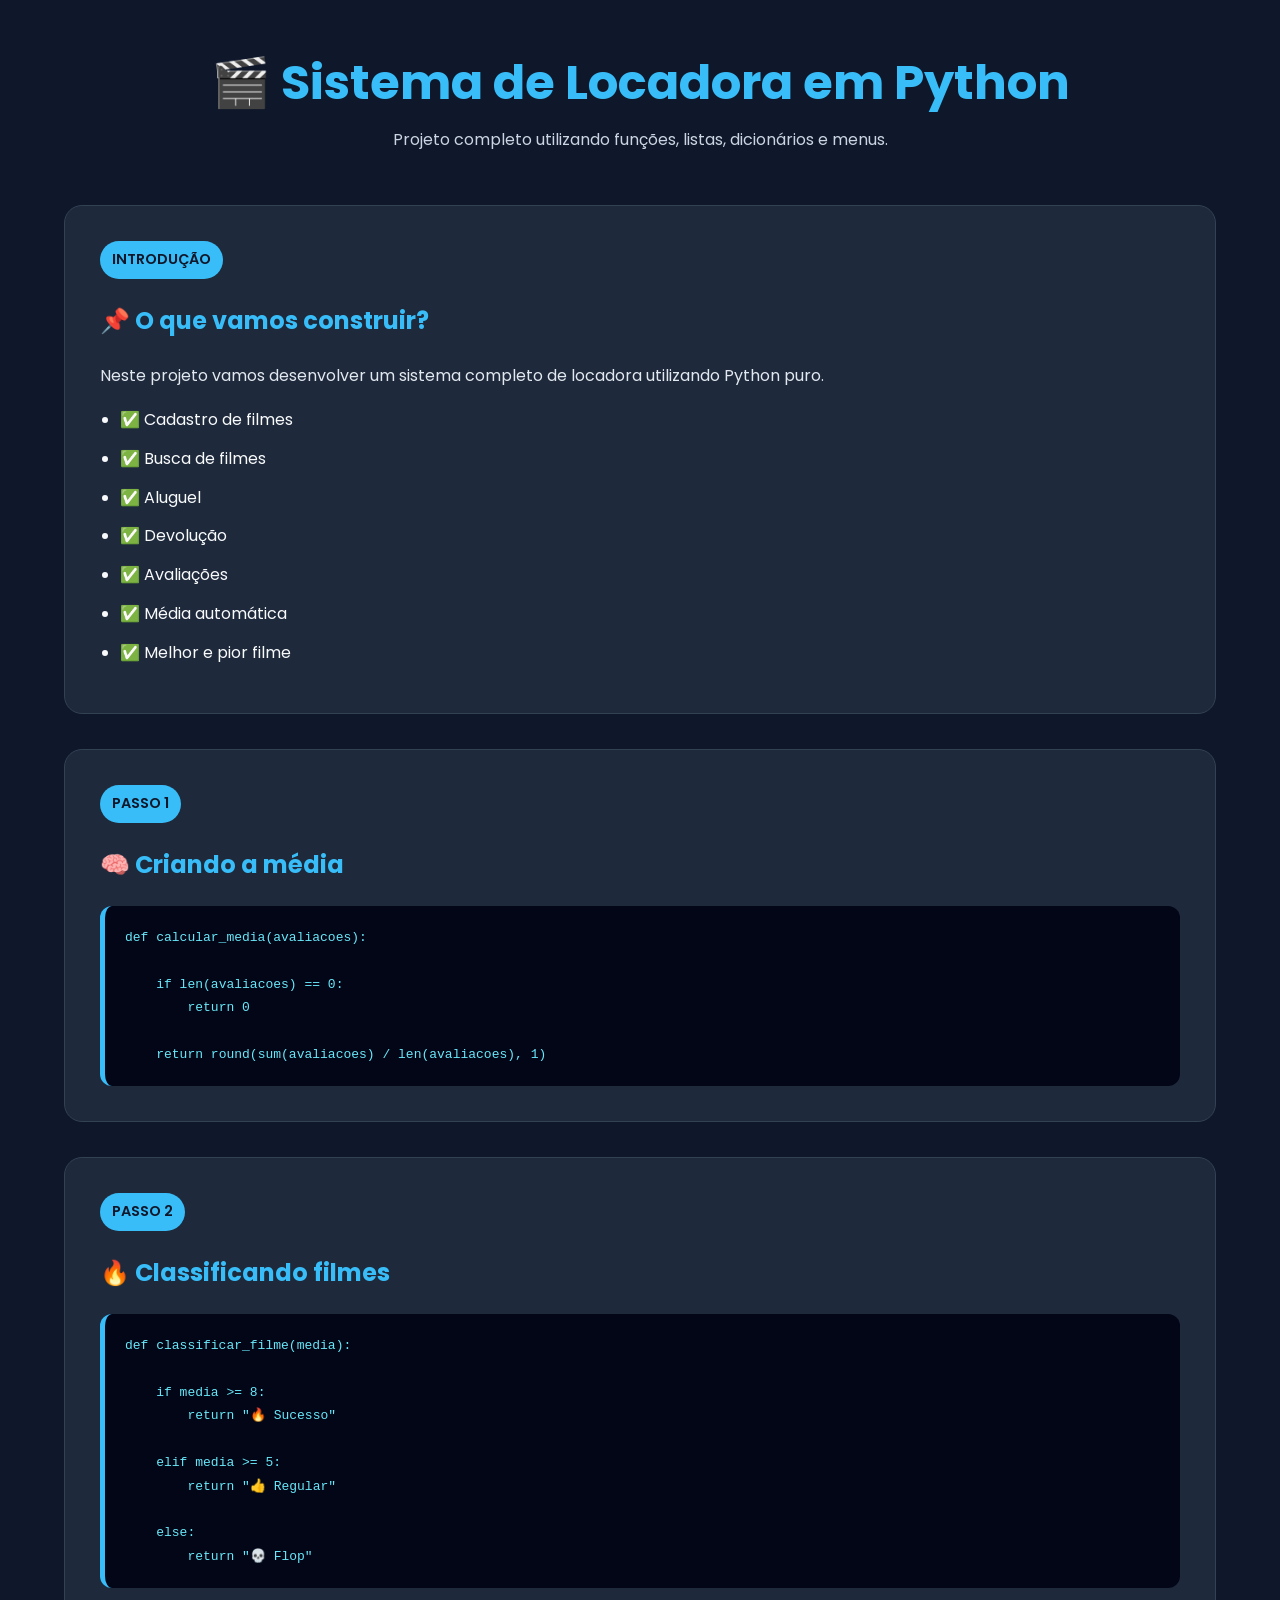
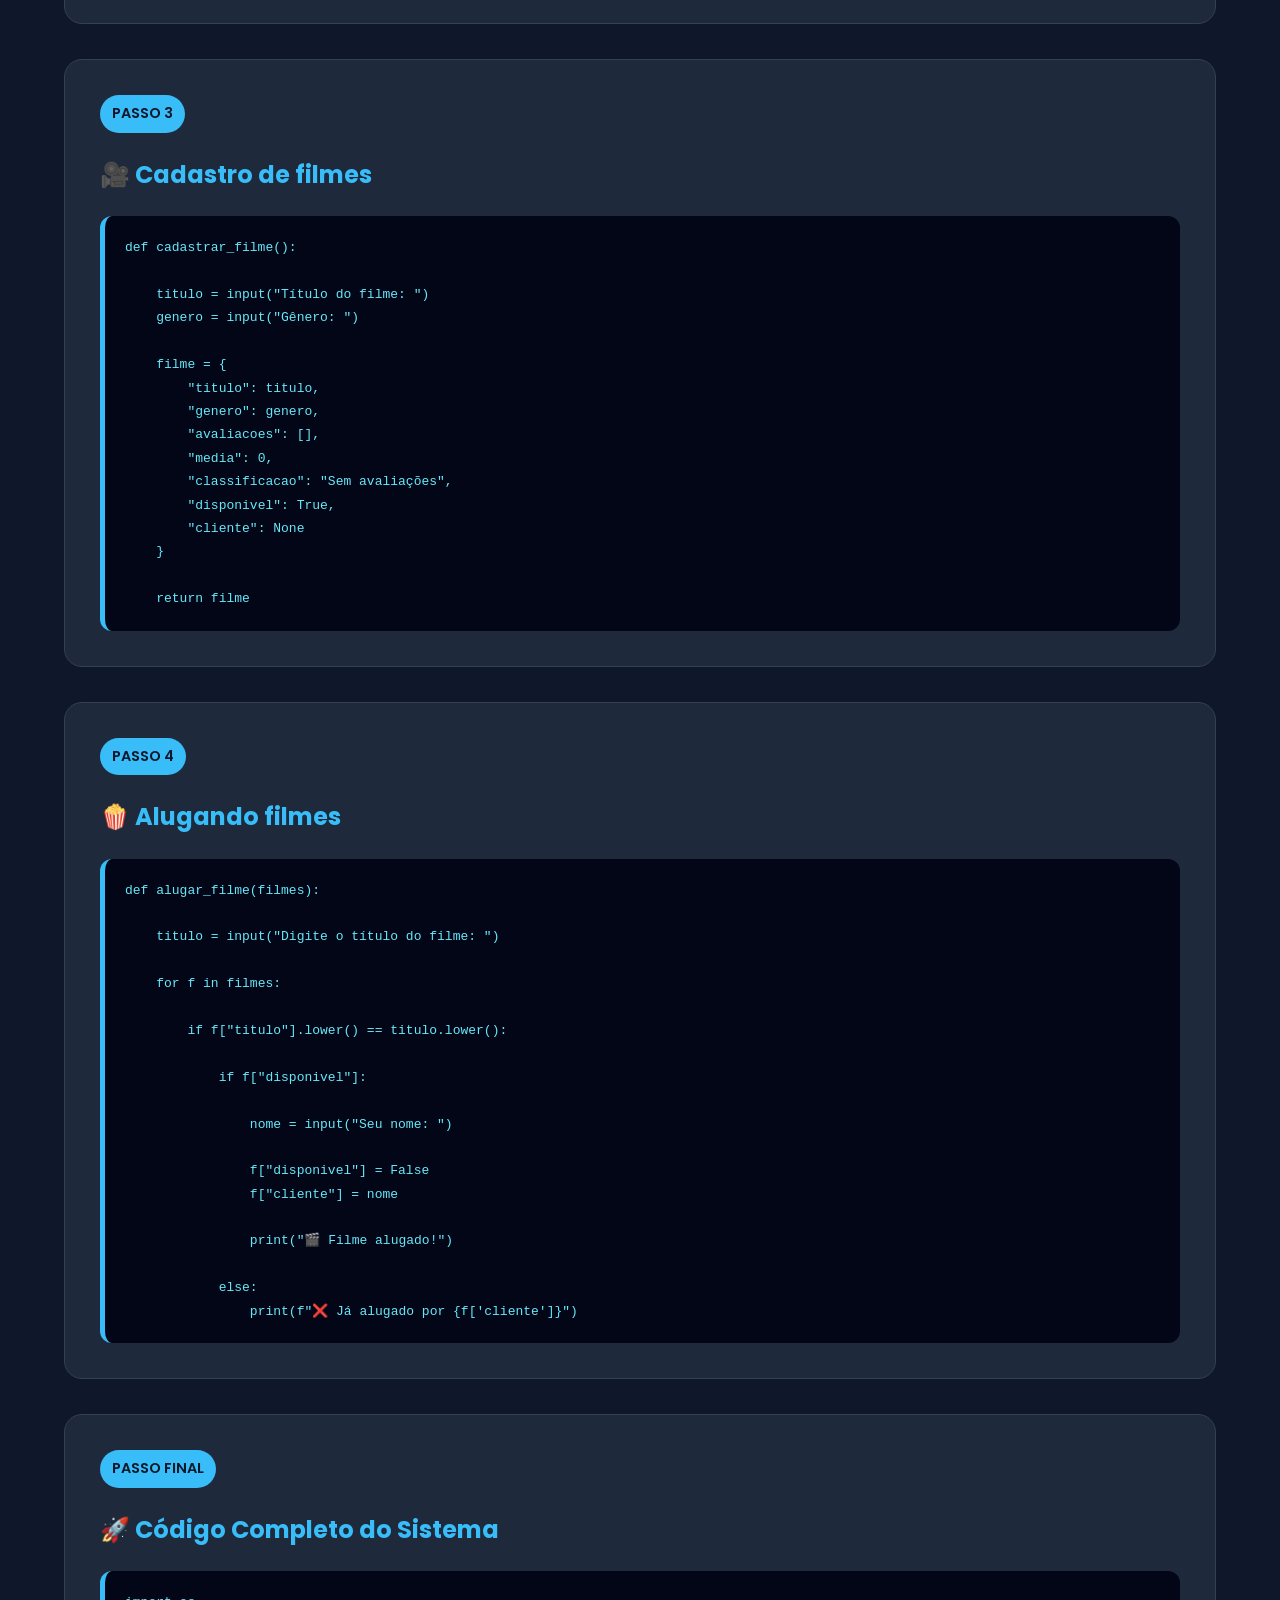
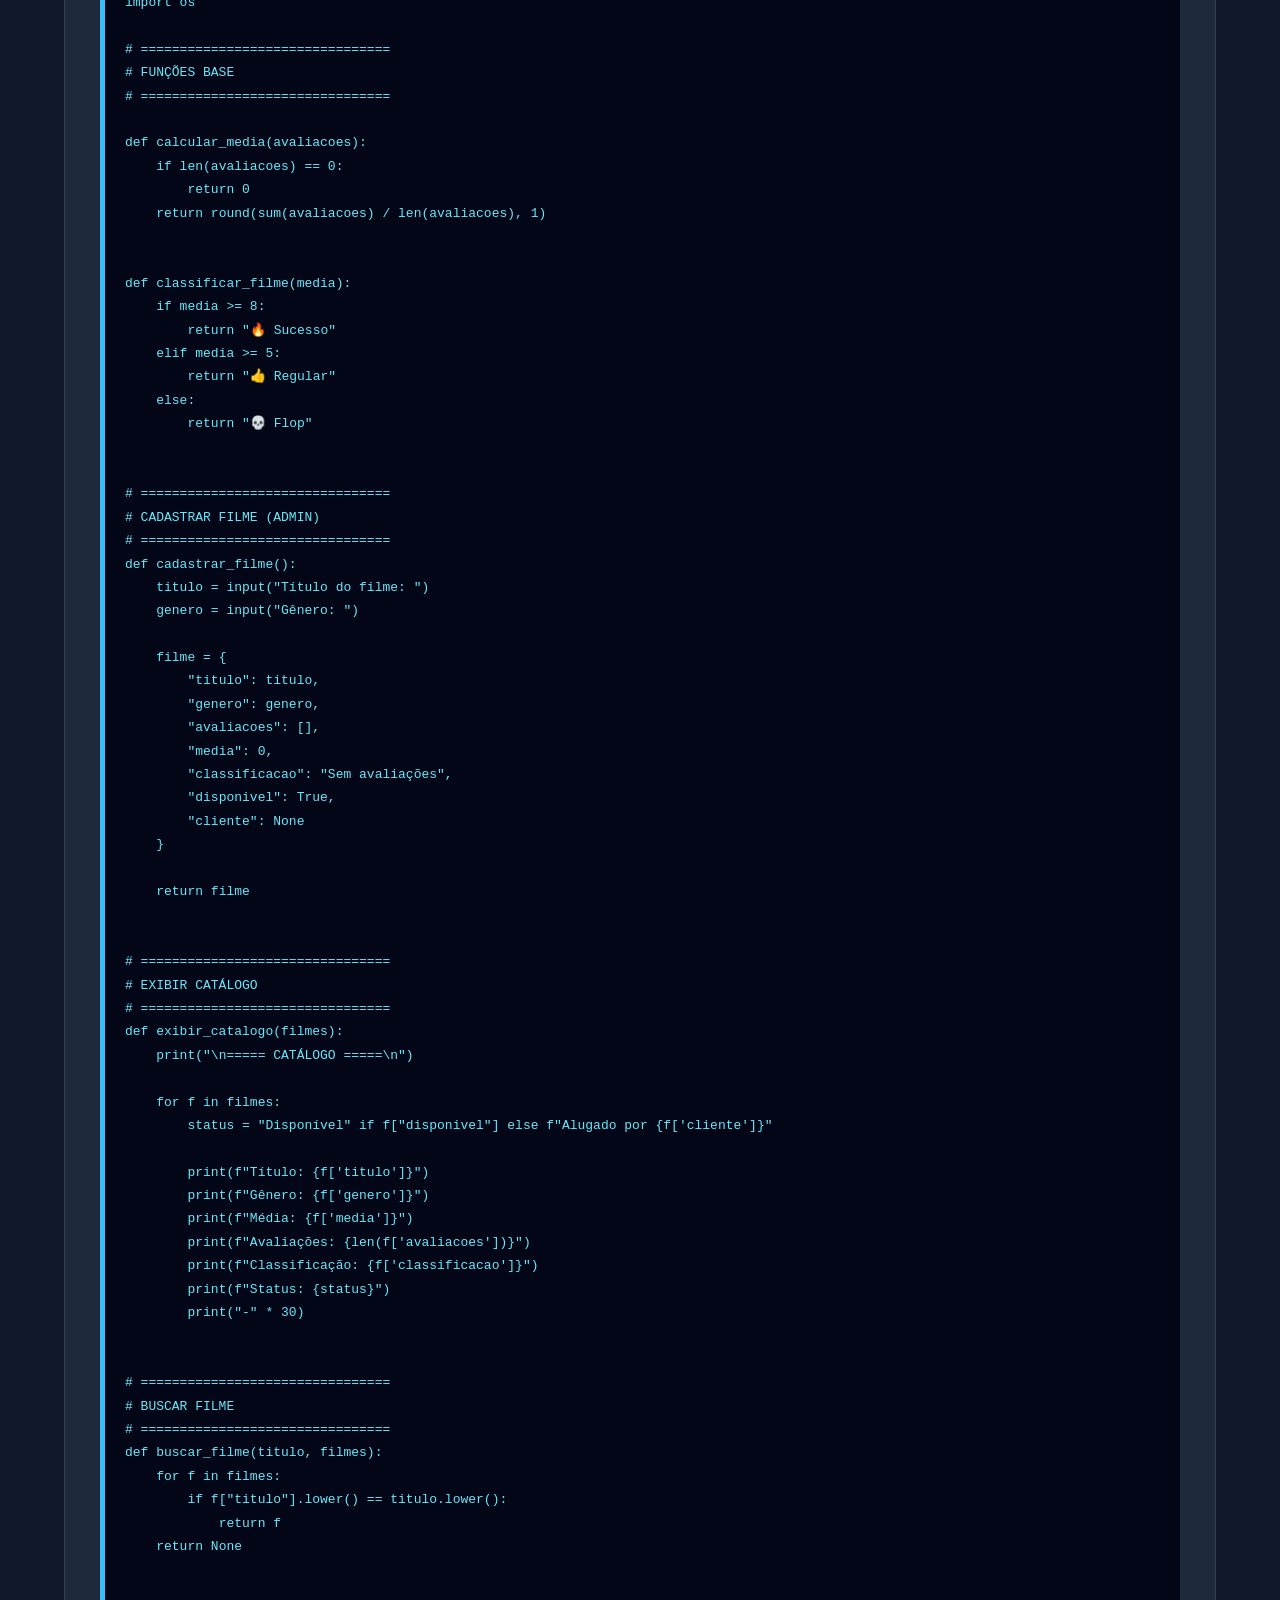
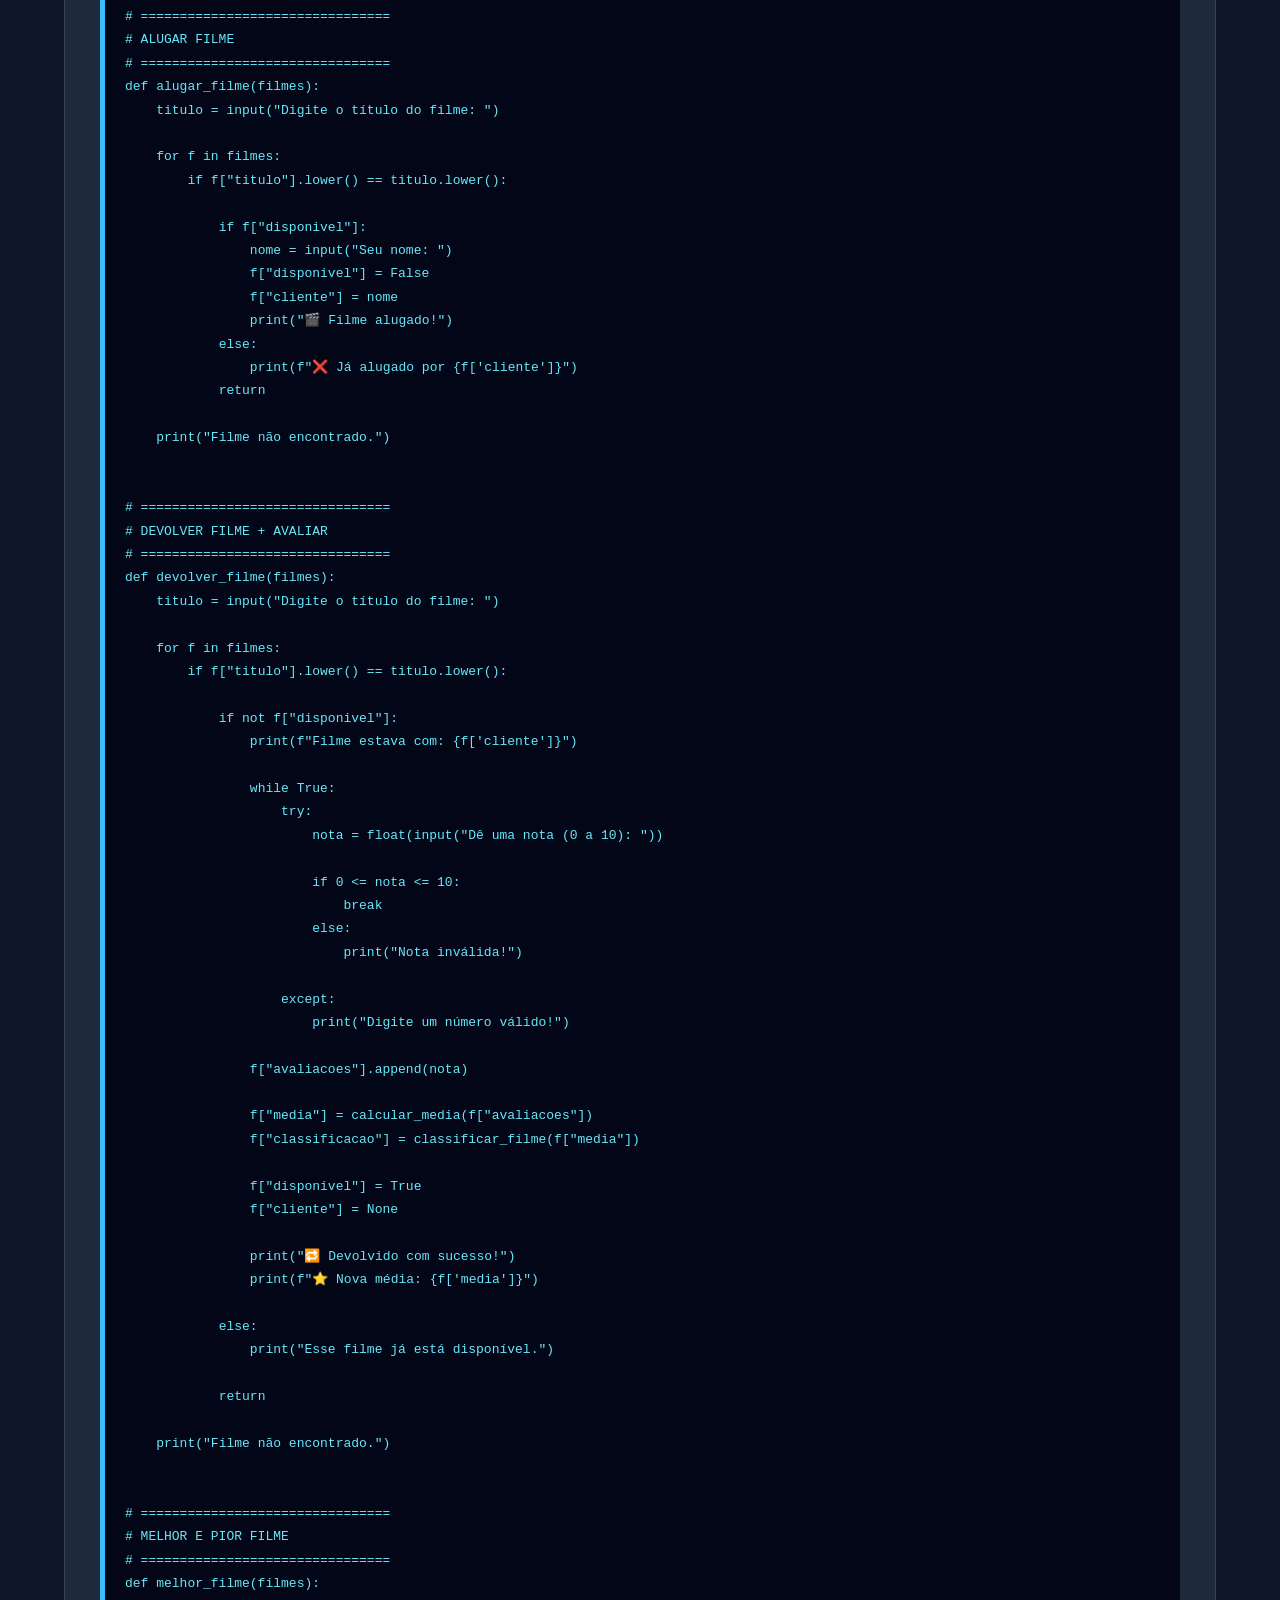
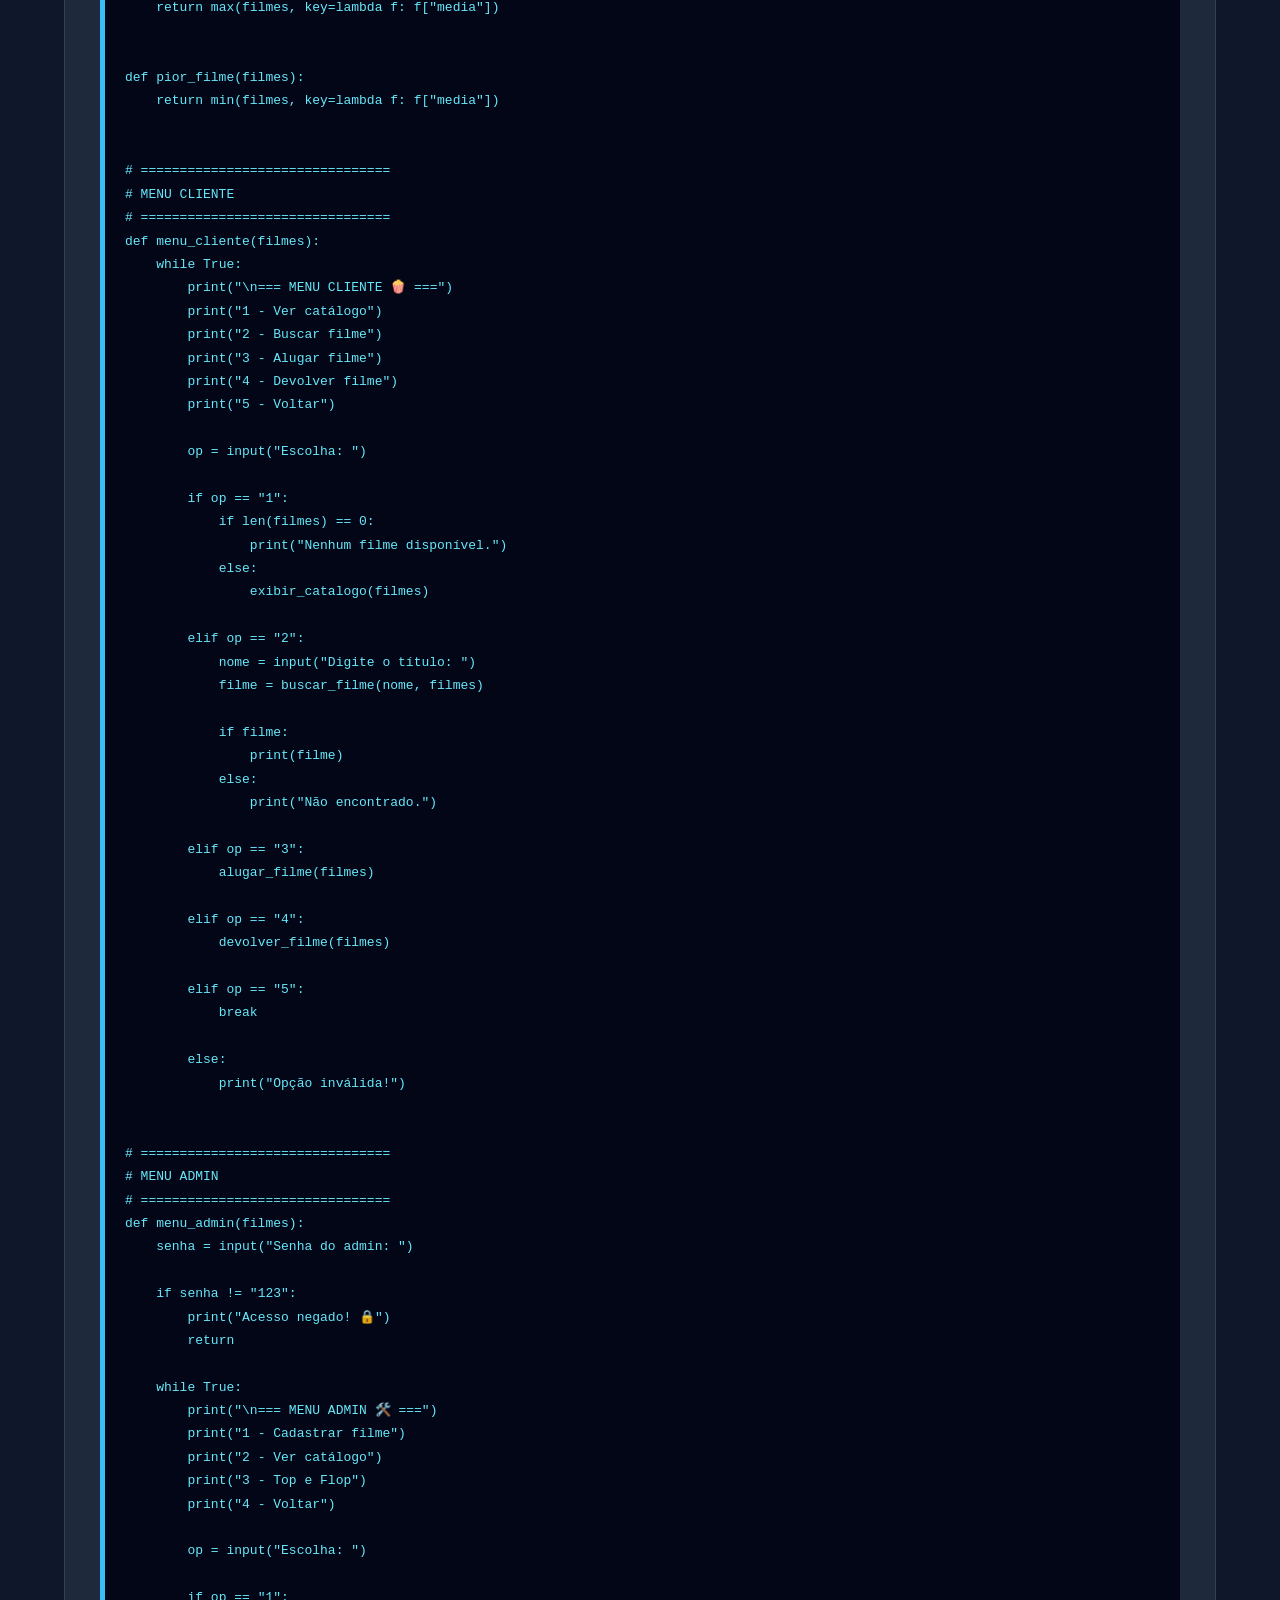
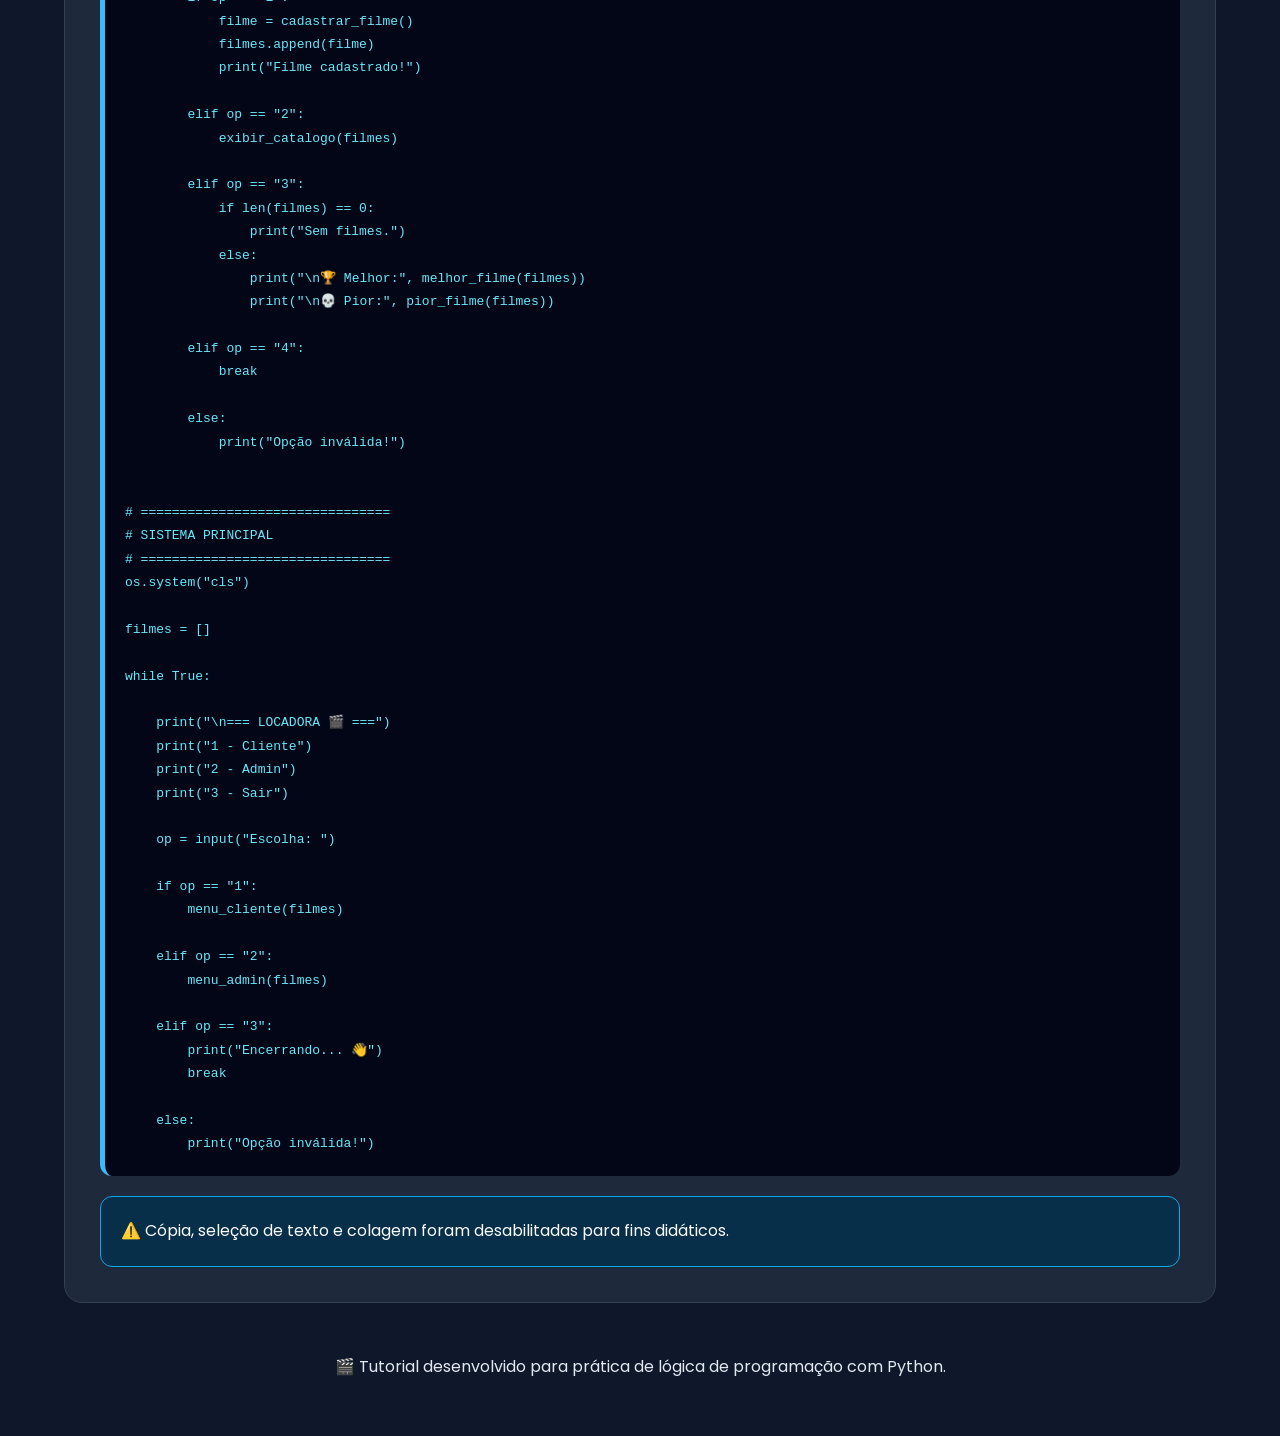
<file: aulas-python/tutorial-sistema-locadora.html>
<!--
=========================================
TUTORIAL PYTHON - SISTEMA DE LOCADORA
=========================================
RECURSOS:
✅ Tutorial completo
✅ Código completo no final
✅ Bloqueio de CTRL+C
✅ Bloqueio de CTRL+V
✅ Bloqueio botão direito
✅ Bloqueio seleção de texto
=========================================
-->

<!DOCTYPE html>
<html lang="pt-br">

<head>

<meta charset="UTF-8">
<meta name="viewport" content="width=device-width, initial-scale=1.0">

<title>Tutorial Python - Sistema de Locadora</title>

<link href="https://fonts.googleapis.com/css2?family=Poppins:wght@300;400;500;600;700&display=swap" rel="stylesheet">

<style>

*{
    margin:0;
    padding:0;
    box-sizing:border-box;
}

body{
    font-family:'Poppins', sans-serif;
    background:#0f172a;
    color:#f8fafc;
    line-height:1.8;

    user-select:none;
    -webkit-user-select:none;
    -moz-user-select:none;
    -ms-user-select:none;
}

.container{
    width:90%;
    max-width:1200px;
    margin:auto;
    padding:40px 0;
}

header{
    text-align:center;
    margin-bottom:50px;
}

header h1{
    font-size:3rem;
    color:#38bdf8;
}

header p{
    color:#cbd5e1;
}

.card{
    background:#1e293b;
    border:1px solid #334155;
    border-radius:18px;
    padding:35px;
    margin-bottom:35px;
}

h2{
    color:#38bdf8;
    margin-bottom:20px;
}

h3{
    color:#facc15;
    margin-top:20px;
}

p{
    margin-bottom:15px;
    color:#e2e8f0;
}

ul{
    padding-left:20px;
}

li{
    margin-bottom:10px;
}

.badge{
    display:inline-block;
    background:#38bdf8;
    color:#0f172a;
    padding:6px 12px;
    border-radius:999px;
    font-size:.9rem;
    font-weight:600;
    margin-bottom:20px;
}

.code{
    background:#020617;
    border-left:5px solid #38bdf8;
    padding:20px;
    border-radius:12px;
    overflow:auto;
    margin-top:20px;
}

pre{
    color:#67e8f9;
    white-space:pre-wrap;
}

.destaque{
    background:#082f49;
    border:1px solid #0ea5e9;
    padding:20px;
    border-radius:12px;
    margin-top:20px;
}

footer{
    text-align:center;
    margin-top:50px;
    color:#94a3b8;
}

</style>

</head>

<body>

<div class="container">

<header>

<h1>🎬 Sistema de Locadora em Python</h1>

<p>
Projeto completo utilizando funções, listas, dicionários e menus.
</p>

</header>

<div class="card">

<span class="badge">INTRODUÇÃO</span>

<h2>📌 O que vamos construir?</h2>

<p>
Neste projeto vamos desenvolver um sistema completo de locadora utilizando Python puro.
</p>

<ul>
<li>✅ Cadastro de filmes</li>
<li>✅ Busca de filmes</li>
<li>✅ Aluguel</li>
<li>✅ Devolução</li>
<li>✅ Avaliações</li>
<li>✅ Média automática</li>
<li>✅ Melhor e pior filme</li>
</ul>

</div>

<div class="card">

<span class="badge">PASSO 1</span>

<h2>🧠 Criando a média</h2>

<div class="code">
<pre>
def calcular_media(avaliacoes):

    if len(avaliacoes) == 0:
        return 0

    return round(sum(avaliacoes) / len(avaliacoes), 1)
</pre>
</div>

</div>

<div class="card">

<span class="badge">PASSO 2</span>

<h2>🔥 Classificando filmes</h2>

<div class="code">
<pre>
def classificar_filme(media):

    if media >= 8:
        return "🔥 Sucesso"

    elif media >= 5:
        return "👍 Regular"

    else:
        return "💀 Flop"
</pre>
</div>

</div>

<div class="card">

<span class="badge">PASSO 3</span>

<h2>🎥 Cadastro de filmes</h2>

<div class="code">
<pre>
def cadastrar_filme():

    titulo = input("Título do filme: ")
    genero = input("Gênero: ")

    filme = {
        "titulo": titulo,
        "genero": genero,
        "avaliacoes": [],
        "media": 0,
        "classificacao": "Sem avaliações",
        "disponivel": True,
        "cliente": None
    }

    return filme
</pre>
</div>

</div>

<div class="card">

<span class="badge">PASSO 4</span>

<h2>🍿 Alugando filmes</h2>

<div class="code">
<pre>
def alugar_filme(filmes):

    titulo = input("Digite o título do filme: ")

    for f in filmes:

        if f["titulo"].lower() == titulo.lower():

            if f["disponivel"]:

                nome = input("Seu nome: ")

                f["disponivel"] = False
                f["cliente"] = nome

                print("🎬 Filme alugado!")

            else:
                print(f"❌ Já alugado por {f['cliente']}")
</pre>
</div>

</div>

<div class="card">

<span class="badge">PASSO FINAL</span>

<h2>🚀 Código Completo do Sistema</h2>

<div class="code">

<pre>
import os

# ================================
# FUNÇÕES BASE
# ================================

def calcular_media(avaliacoes):
    if len(avaliacoes) == 0:
        return 0
    return round(sum(avaliacoes) / len(avaliacoes), 1)


def classificar_filme(media):
    if media >= 8:
        return "🔥 Sucesso"
    elif media >= 5:
        return "👍 Regular"
    else:
        return "💀 Flop"


# ================================
# CADASTRAR FILME (ADMIN)
# ================================
def cadastrar_filme():
    titulo = input("Título do filme: ")
    genero = input("Gênero: ")

    filme = {
        "titulo": titulo,
        "genero": genero,
        "avaliacoes": [],
        "media": 0,
        "classificacao": "Sem avaliações",
        "disponivel": True,
        "cliente": None
    }

    return filme


# ================================
# EXIBIR CATÁLOGO
# ================================
def exibir_catalogo(filmes):
    print("\n===== CATÁLOGO =====\n")

    for f in filmes:
        status = "Disponível" if f["disponivel"] else f"Alugado por {f['cliente']}"

        print(f"Título: {f['titulo']}")
        print(f"Gênero: {f['genero']}")
        print(f"Média: {f['media']}")
        print(f"Avaliações: {len(f['avaliacoes'])}")
        print(f"Classificação: {f['classificacao']}")
        print(f"Status: {status}")
        print("-" * 30)


# ================================
# BUSCAR FILME
# ================================
def buscar_filme(titulo, filmes):
    for f in filmes:
        if f["titulo"].lower() == titulo.lower():
            return f
    return None


# ================================
# ALUGAR FILME
# ================================
def alugar_filme(filmes):
    titulo = input("Digite o título do filme: ")

    for f in filmes:
        if f["titulo"].lower() == titulo.lower():

            if f["disponivel"]:
                nome = input("Seu nome: ")
                f["disponivel"] = False
                f["cliente"] = nome
                print("🎬 Filme alugado!")
            else:
                print(f"❌ Já alugado por {f['cliente']}")
            return

    print("Filme não encontrado.")


# ================================
# DEVOLVER FILME + AVALIAR
# ================================
def devolver_filme(filmes):
    titulo = input("Digite o título do filme: ")

    for f in filmes:
        if f["titulo"].lower() == titulo.lower():

            if not f["disponivel"]:
                print(f"Filme estava com: {f['cliente']}")

                while True:
                    try:
                        nota = float(input("Dê uma nota (0 a 10): "))

                        if 0 <= nota <= 10:
                            break
                        else:
                            print("Nota inválida!")

                    except:
                        print("Digite um número válido!")

                f["avaliacoes"].append(nota)

                f["media"] = calcular_media(f["avaliacoes"])
                f["classificacao"] = classificar_filme(f["media"])

                f["disponivel"] = True
                f["cliente"] = None

                print("🔁 Devolvido com sucesso!")
                print(f"⭐ Nova média: {f['media']}")

            else:
                print("Esse filme já está disponível.")

            return

    print("Filme não encontrado.")


# ================================
# MELHOR E PIOR FILME
# ================================
def melhor_filme(filmes):
    return max(filmes, key=lambda f: f["media"])


def pior_filme(filmes):
    return min(filmes, key=lambda f: f["media"])


# ================================
# MENU CLIENTE
# ================================
def menu_cliente(filmes):
    while True:
        print("\n=== MENU CLIENTE 🍿 ===")
        print("1 - Ver catálogo")
        print("2 - Buscar filme")
        print("3 - Alugar filme")
        print("4 - Devolver filme")
        print("5 - Voltar")

        op = input("Escolha: ")

        if op == "1":
            if len(filmes) == 0:
                print("Nenhum filme disponível.")
            else:
                exibir_catalogo(filmes)

        elif op == "2":
            nome = input("Digite o título: ")
            filme = buscar_filme(nome, filmes)

            if filme:
                print(filme)
            else:
                print("Não encontrado.")

        elif op == "3":
            alugar_filme(filmes)

        elif op == "4":
            devolver_filme(filmes)

        elif op == "5":
            break

        else:
            print("Opção inválida!")


# ================================
# MENU ADMIN
# ================================
def menu_admin(filmes):
    senha = input("Senha do admin: ")

    if senha != "123":
        print("Acesso negado! 🔒")
        return

    while True:
        print("\n=== MENU ADMIN 🛠️ ===")
        print("1 - Cadastrar filme")
        print("2 - Ver catálogo")
        print("3 - Top e Flop")
        print("4 - Voltar")

        op = input("Escolha: ")

        if op == "1":
            filme = cadastrar_filme()
            filmes.append(filme)
            print("Filme cadastrado!")

        elif op == "2":
            exibir_catalogo(filmes)

        elif op == "3":
            if len(filmes) == 0:
                print("Sem filmes.")
            else:
                print("\n🏆 Melhor:", melhor_filme(filmes))
                print("\n💀 Pior:", pior_filme(filmes))

        elif op == "4":
            break

        else:
            print("Opção inválida!")


# ================================
# SISTEMA PRINCIPAL
# ================================
os.system("cls")

filmes = []

while True:

    print("\n=== LOCADORA 🎬 ===")
    print("1 - Cliente")
    print("2 - Admin")
    print("3 - Sair")

    op = input("Escolha: ")

    if op == "1":
        menu_cliente(filmes)

    elif op == "2":
        menu_admin(filmes)

    elif op == "3":
        print("Encerrando... 👋")
        break

    else:
        print("Opção inválida!")
</pre>

</div>

<div class="destaque">
⚠️ Cópia, seleção de texto e colagem foram desabilitadas para fins didáticos.
</div>

</div>

<footer>

<p>
🎬 Tutorial desenvolvido para prática de lógica de programação com Python.
</p>

</footer>

</div>

<script>

// BLOQUEAR BOTÃO DIREITO
document.addEventListener("contextmenu", function(e){
    e.preventDefault();
});

// BLOQUEAR CTRL+C / CTRL+V / CTRL+U / CTRL+S
document.addEventListener("keydown", function(e){

    if(e.ctrlKey && (
        e.key === "c" ||
        e.key === "C" ||
        e.key === "v" ||
        e.key === "V" ||
        e.key === "u" ||
        e.key === "U" ||
        e.key === "s" ||
        e.key === "S"
    )){
        e.preventDefault();
    }

});

// BLOQUEAR CÓPIA
document.addEventListener("copy", function(e){
    e.preventDefault();
});

// BLOQUEAR COLAR
document.addEventListener("paste", function(e){
    e.preventDefault();
});

// BLOQUEAR RECORTE
document.addEventListener("cut", function(e){
    e.preventDefault();
});

</script>

</body>
</html>
</file>
